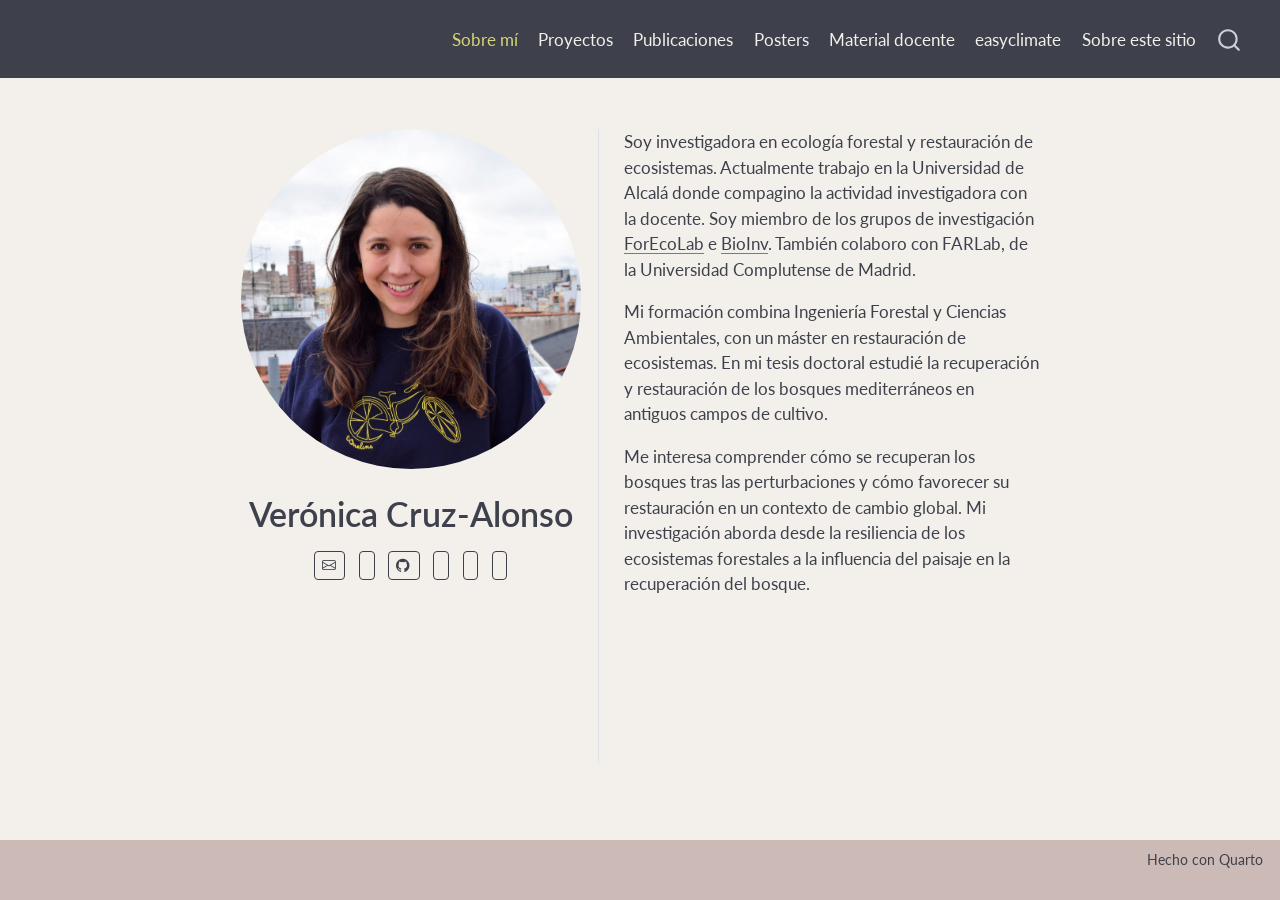
<file: index.html>
<!DOCTYPE html>
<html xmlns="http://www.w3.org/1999/xhtml" lang="es" xml:lang="es"><head>

<meta charset="utf-8">
<meta name="generator" content="quarto-1.11.9">

<meta name="viewport" content="width=device-width, initial-scale=1.0, user-scalable=yes">


<title>Verónica Cruz-Alonso</title>
<style>
/* Default styles provided by pandoc.
** See https://pandoc.org/MANUAL.html#variables-for-html for config info.
*/
span.smallcaps{font-variant: small-caps;}
div.columns{display: flex; gap: 1.5em;}
div.column{flex: auto;}
@media screen {
div.columns{gap: min(4vw, 1.5em);}
div.column{overflow-x: auto;}
}
div.hanging-indent{margin-left: 1.5em; text-indent: -1.5em;}
ul.task-list{list-style: none;}
ul.task-list li input[type="checkbox"] {
  width: 0.8em;
  margin: 0 0.8em 0.2em -1em; /* quarto-specific, see https://github.com/quarto-dev/quarto-cli/issues/4556 */ 
  vertical-align: middle;
}
</style>


<script src="site_libs/quarto-nav/quarto-nav.js"></script>
<script src="site_libs/quarto-nav/headroom.min.js"></script>
<script src="site_libs/clipboard/clipboard.min.js"></script>
<script src="site_libs/quarto-search/autocomplete.umd.js"></script>
<script src="site_libs/quarto-search/fuse.min.js"></script>
<script src="site_libs/quarto-search/quarto-search.js"></script>
<meta name="quarto:offset" content="./">
<script src="site_libs/quarto-html/quarto.js" type="module"></script>
<script src="site_libs/quarto-html/tabsets/tabsets.js" type="module"></script>
<script src="site_libs/quarto-html/scrollable-regions/scrollable-regions.js" type="module"></script>
<script src="site_libs/quarto-html/popper.min.js"></script>
<script src="site_libs/quarto-html/tippy.umd.min.js"></script>
<link href="site_libs/quarto-html/tippy.css" rel="stylesheet">
<link href="site_libs/quarto-html/quarto-syntax-highlighting-63b5708e65d6cd79cd7618c58d0c21e7.css" rel="stylesheet" id="quarto-text-highlighting-styles">
<script src="site_libs/bootstrap/bootstrap.min.js"></script>
<link href="site_libs/bootstrap/bootstrap-icons.css" rel="stylesheet">
<link href="site_libs/bootstrap/bootstrap-f34036cd3bbf2fbbf9473af14adf37da.min.css" rel="stylesheet" append-hash="true" id="quarto-bootstrap" data-mode="light">
<script src="site_libs/quarto-contrib/iconify-2.1.0/iconify-icon.min.js"></script>
<script id="quarto-search-options" type="application/json">{
  "location": "navbar",
  "copy-button": false,
  "collapse-after": 3,
  "panel-placement": "end",
  "type": "overlay",
  "limit": 50,
  "keyboard-shortcut": [
    "f",
    "/",
    "s"
  ],
  "show-item-context": false,
  "language": {
    "search-no-results-text": "No se han encontrado resultados",
    "search-matching-documents-text": "documentos encontrados",
    "search-copy-link-title": "Copiar el enlace en la búsqueda",
    "search-hide-matches-text": "Ocultar resultados adicionales",
    "search-more-match-text": "resultado adicional en este documento",
    "search-more-matches-text": "resultados adicionales en este documento",
    "search-clear-button-title": "Borrar",
    "search-text-placeholder": "",
    "search-detached-cancel-button-title": "Cancelar",
    "search-submit-button-title": "Enviar",
    "search-label": "Buscar"
  }
}</script>


<link rel="stylesheet" href="styles.css">
<meta property="og:title" content="Verónica Cruz-Alonso">
<meta property="og:description" content="Web personal de Verónica Cruz-Alonso">
<meta property="og:site_name" content="Verónica Cruz-Alonso">
<meta name="twitter:title" content="Verónica Cruz-Alonso">
<meta name="twitter:description" content="Web personal de Verónica Cruz-Alonso">
<meta name="twitter:card" content="summary">
</head>

<body class="nav-fixed fullcontent quarto-light"><a id="quarto-skip-link" class="visually-hidden-focusable" href="#quarto-document-content">Saltar al contenido principal</a>

<div id="quarto-search-results"></div>
  <header id="quarto-header" class="headroom fixed-top">
    <nav class="navbar navbar-expand-lg " data-bs-theme="dark" aria-label="Sitio web">
      <div class="navbar-container container-fluid">
          <button class="navbar-toggler" type="button" data-bs-toggle="collapse" data-bs-target="#navbarCollapse" aria-controls="navbarCollapse" aria-expanded="false" aria-label="Navegación de palanca" onclick="if (window.quartoToggleHeadroom) { window.quartoToggleHeadroom(); }">
  <span class="navbar-toggler-icon"></span>
</button>
          <div class="collapse navbar-collapse" id="navbarCollapse">
            <ul class="navbar-nav navbar-nav-scroll ms-auto">
  <li class="nav-item">
    <a class="nav-link active" href="./index.html" aria-current="page"> 
<span class="menu-text">Sobre mí</span></a>
  </li>  
  <li class="nav-item">
    <a class="nav-link" href="./Projects.html"> 
<span class="menu-text">Proyectos</span></a>
  </li>  
  <li class="nav-item">
    <a class="nav-link" href="./Publications.html"> 
<span class="menu-text">Publicaciones</span></a>
  </li>  
  <li class="nav-item">
    <a class="nav-link" href="./posters.html"> 
<span class="menu-text">Posters</span></a>
  </li>  
  <li class="nav-item">
    <a class="nav-link" href="./material_docente.html"> 
<span class="menu-text">Material docente</span></a>
  </li>  
  <li class="nav-item">
    <a class="nav-link" href="https://verughub.github.io/easyclimate/"> 
<span class="menu-text">easyclimate</span></a>
  </li>  
  <li class="nav-item">
    <a class="nav-link" href="./web.html"> 
<span class="menu-text">Sobre este sitio</span></a>
  </li>  
</ul>
          </div> <!-- /navcollapse -->
            <div class="quarto-navbar-tools">
</div>
            <div id="quarto-search" class="" title="Buscar"></div>
      </div> <!-- /container-fluid -->
    </nav>
</header>
<!-- content -->
<div id="quarto-content" class="quarto-container page-columns page-rows-contents page-layout-article page-navbar">
<!-- sidebar -->
<!-- margin-sidebar -->
    
<!-- main -->
<div class="quarto-about-trestles">
  <div class="about-entity">
    <img src="2021.jpg" class="about-image
  round " style="height: 20em; width: 20em;">
<header id="title-block-header" class="quarto-title-block default">
<div class="quarto-title">
<h1 class="title">Verónica Cruz-Alonso</h1>
</div>
<div class="quarto-title-meta">
  </div>
</header>
    <div class="about-links">
  <a href="mailto: veronica.cral@gmail.com" class="about-link" rel="" target="">
    <i class="bi bi-envelope"></i>
     <span class="about-link-text"></span>
  </a>
  <a href="https://x.com/Veruitter" class="about-link" rel="" target="">
     <span class="about-link-text"><iconify-icon role="img" inline="" icon="fa6-brands:x-twitter" aria-label="Icon x-twitter from fa6-brands Iconify.design set." title="Twitter"></iconify-icon></span>
  </a>
  <a href="https://github.com/VeruGHub" class="about-link" rel="" target="">
    <i class="bi bi-github"></i>
     <span class="about-link-text"></span>
  </a>
  <a href="https://scholar.google.es/citations?user=mdktyS4AAAAJ&amp;hl=es" class="about-link" rel="" target="">
     <span class="about-link-text"><iconify-icon role="img" inline="" icon="academicons:google-scholar-square" style="font-size: 1.2em;" aria-label="Icon google-scholar-square from academicons Iconify.design set." title="Scholar"></iconify-icon></span>
  </a>
  <a href="https://orcid.org/0000-0002-0642-036X" class="about-link" rel="" target="">
     <span class="about-link-text"><iconify-icon role="img" inline="" icon="fa6-brands:orcid" style="font-size: 1.2em;" aria-label="Icon orcid from fa6-brands Iconify.design set." title="ORCID"></iconify-icon></span>
  </a>
  <a href="https://bsky.app/profile/verusky.bsky.social" class="about-link" rel="" target="">
     <span class="about-link-text"><iconify-icon role="img" inline="" icon="fa6-brands:bluesky" aria-label="Icon bluesky from fa6-brands Iconify.design set." title="BlueSky"></iconify-icon></span>
  </a>
</div>
  </div>
  <div class="about-contents"><main class="content" id="quarto-document-content" tabindex="-1">
<p>Soy investigadora en ecología forestal y restauración de ecosistemas. Actualmente trabajo en la Universidad de Alcalá donde compagino la actividad investigadora con la docente. Soy miembro de los grupos de investigación <a href="https://forecolab.web.uah.es/">ForEcoLab</a> e <a href="https://bioinv.web.uah.es/">BioInv</a>. También colaboro con FARLab, de la Universidad Complutense de Madrid.</p>
<p>Mi formación combina Ingeniería Forestal y Ciencias Ambientales, con un máster en restauración de ecosistemas. En mi tesis doctoral estudié la recuperación y restauración de los bosques mediterráneos en antiguos campos de cultivo.</p>
<p>Me interesa comprender cómo se recuperan los bosques tras las perturbaciones y cómo favorecer su restauración en un contexto de cambio global. Mi investigación aborda desde la resiliencia de los ecosistemas forestales a la influencia del paisaje en la recuperación del bosque.</p>


</main></div>
</div>
 <!-- /main -->
<script id="quarto-html-after-body" type="application/javascript">
  window.document.addEventListener("DOMContentLoaded", function (event) {
    const isCodeAnnotation = (el) => {
      for (const clz of el.classList) {
        if (clz.startsWith('code-annotation-')) {                     
          return true;
        }
      }
      return false;
    }
    const onCopySuccess = function(e) {
      // button target
      const button = e.trigger;
      // don't keep focus
      button.blur();
      // flash "checked"
      button.classList.add('code-copy-button-checked');
      var currentTitle = button.getAttribute("title");
      button.setAttribute("title", "Copiado");
      let tooltip;
      if (window.bootstrap) {
        button.setAttribute("data-bs-toggle", "tooltip");
        button.setAttribute("data-bs-placement", "left");
        button.setAttribute("data-bs-title", "Copiado");
        tooltip = new bootstrap.Tooltip(button, 
          { trigger: "manual", 
            customClass: "code-copy-button-tooltip",
            offset: [0, -8]});
        tooltip.show();    
      }
      setTimeout(function() {
        if (tooltip) {
          tooltip.hide();
          button.removeAttribute("data-bs-title");
          button.removeAttribute("data-bs-toggle");
          button.removeAttribute("data-bs-placement");
        }
        button.setAttribute("title", currentTitle);
        button.classList.remove('code-copy-button-checked');
      }, 1000);
      // clear code selection
      e.clearSelection();
    }
    const getTextToCopy = function(trigger) {
      const outerScaffold = trigger.parentElement.cloneNode(true);
      const codeEl = outerScaffold.querySelector('code');
      for (const childEl of codeEl.children) {
        if (isCodeAnnotation(childEl)) {
          childEl.remove();
        }
      }
      return codeEl.innerText;
    }
    const clipboard = new window.ClipboardJS('.code-copy-button:not([data-in-quarto-modal])', {
      text: getTextToCopy
    });
    clipboard.on('success', onCopySuccess);
    if (window.document.getElementById('quarto-embedded-source-code-modal')) {
      const clipboardModal = new window.ClipboardJS('.code-copy-button[data-in-quarto-modal]', {
        text: getTextToCopy,
        container: window.document.getElementById('quarto-embedded-source-code-modal')
      });
      clipboardModal.on('success', onCopySuccess);
    }
      var localhostRegex = new RegExp(/^(?:http|https):\/\/localhost\:?[0-9]*\//);
      var mailtoRegex = new RegExp(/^mailto:/);
        var filterRegex = new RegExp("https:\/\/VeruGHub\.github\.io\/veroweb\/");
      var isInternal = (href) => {
          return filterRegex.test(href) || localhostRegex.test(href) || mailtoRegex.test(href);
      }
      // Inspect non-navigation links and adorn them if external
      window.quartoDecorateExternalLinks = function (root) {
     var links = (root || window.document).querySelectorAll('a[href]:not(.nav-link):not(.navbar-brand):not(.toc-action):not(.sidebar-link):not(.sidebar-item-toggle):not(.pagination-link):not(.no-external):not([aria-hidden]):not(.dropdown-item):not(.quarto-navigation-tool):not(.about-link)');
      for (var i=0; i<links.length; i++) {
        const link = links[i];
        if (!isInternal(link.href)) {
          // undo the damage that might have been done by quarto-nav.js in the case of
          // links that we want to consider external
          if (link.dataset.originalHref !== undefined) {
            link.href = link.dataset.originalHref;
          }
          if (!link.classList.contains('no-external-icon')) {
          }
        }
      }
      };
      window.quartoDecorateExternalLinks(window.document);
    // Esc closes the popup (WCAG 1.4.13) and focus leaving both trigger and
    // popup closes it (WCAG 2.4.11); tippy handles neither for interactive popups.
    const hideOnEscAndFocusOut = {
      name: 'hideOnEscAndFocusOut',
      defaultValue: true,
      fn(instance) {
        const dismiss = () => {
          // A show scheduled by the trigger delay would otherwise reopen it
          instance.clearDelayTimeouts();
          instance.hide();
        };
        const onKeyDown = (event) => {
          if (event.key !== 'Escape') {
            return;
          }
          // Keep Esc from also reaching page handlers (e.g. reveal.js overview),
          // except an open reveal.js slide menu, which Esc should close too.
          // The menu handles keys only when its keyboard option is on.
          const menuHandlesEsc = window.Reveal?.getPlugin?.('menu')?.isOpen() &&
            window.Reveal.getConfig().menu?.keyboard !== false;
          if (!menuHandlesEsc) {
            event.stopPropagation();
          }
          if (instance.popper.contains(window.document.activeElement)) {
            // Disabled while refocusing so the focus trigger does not reopen it
            instance.disable();
            instance.reference.focus();
            instance.enable();
          }
          dismiss();
        };
        const onFocusOut = (event) => {
          const target = event.relatedTarget;
          if (target && !instance.reference.contains(target) &&
              !instance.popper.contains(target)) {
            dismiss();
          }
        };
        // On the trigger too: a click trigger (code-annotations: select) has no
        // blur handling. Attached for the instance's lifetime so leaving the
        // trigger also cancels a show still pending on the trigger delay.
        instance.reference.addEventListener('focusout', onFocusOut);
        return {
          onShow() {
            window.document.addEventListener('keydown', onKeyDown, true);
            instance.popper.addEventListener('focusout', onFocusOut);
          },
          onHide() {
            window.document.removeEventListener('keydown', onKeyDown, true);
            instance.popper.removeEventListener('focusout', onFocusOut);
          },
          onDestroy() {
            instance.reference.removeEventListener('focusout', onFocusOut);
          },
        };
      },
    };
    function tippyHover(el, contentFn, onTriggerFn, onUntriggerFn) {
      const config = {
        allowHTML: true,
        maxWidth: 500,
        delay: 100,
        arrow: false,
        appendTo: function(el) {
            return el.parentElement;
        },
        interactive: true,
        interactiveBorder: 10,
        theme: 'quarto',
        placement: 'bottom-start',
        plugins: [hideOnEscAndFocusOut],
      };
      if (contentFn) {
        config.content = contentFn;
      }
      if (onTriggerFn) {
        config.onTrigger = onTriggerFn;
      }
      if (onUntriggerFn) {
        config.onUntrigger = onUntriggerFn;
      }
      window.tippy(el, config); 
    }
    const noterefs = window.document.querySelectorAll('a[role="doc-noteref"]');
    for (var i=0; i<noterefs.length; i++) {
      const ref = noterefs[i];
      tippyHover(ref, function() {
        // use id or data attribute instead here
        let href = ref.getAttribute('data-footnote-href') || ref.getAttribute('href');
        try { href = new URL(href).hash; } catch {}
        const id = href.replace(/^#\/?/, "");
        const note = window.document.getElementById(id);
        if (note) {
          return note.innerHTML;
        } else {
          return "";
        }
      });
    }
    const xrefs = window.document.querySelectorAll('a.quarto-xref');
    const processXRef = (id, note) => {
      // Strip column container classes
      const stripColumnClz = (el) => {
        el.classList.remove("page-full", "page-columns");
        if (el.children) {
          for (const child of el.children) {
            stripColumnClz(child);
          }
        }
      }
      stripColumnClz(note)
      if (id === null || id.startsWith('sec-')) {
        // Special case sections, only their first couple elements
        const container = document.createElement("div");
        if (note.children && note.children.length > 2) {
          container.appendChild(note.children[0].cloneNode(true));
          for (let i = 1; i < note.children.length; i++) {
            const child = note.children[i];
            if (child.tagName === "P" && child.innerText === "") {
              continue;
            } else {
              container.appendChild(child.cloneNode(true));
              break;
            }
          }
          if (window.Quarto?.typesetMath) {
            window.Quarto.typesetMath(container);
          }
          return container.innerHTML
        } else {
          if (window.Quarto?.typesetMath) {
            window.Quarto.typesetMath(note);
          }
          return note.innerHTML;
        }
      } else {
        // Remove any anchor links if they are present
        const anchorLink = note.querySelector('a.anchorjs-link');
        if (anchorLink) {
          anchorLink.remove();
        }
        if (window.Quarto?.typesetMath) {
          window.Quarto.typesetMath(note);
        }
        if (note.classList.contains("callout")) {
          return note.outerHTML;
        } else {
          return note.innerHTML;
        }
      }
    }
    for (var i=0; i<xrefs.length; i++) {
      const xref = xrefs[i];
      tippyHover(xref, undefined, function(instance) {
        instance.disable();
        let url = xref.getAttribute('href');
        let hash = undefined; 
        if (url.startsWith('#')) {
          hash = url;
        } else {
          try { hash = new URL(url).hash; } catch {}
        }
        if (hash) {
          const id = hash.replace(/^#\/?/, "");
          const note = window.document.getElementById(id);
          if (note !== null) {
            try {
              const html = processXRef(id, note.cloneNode(true));
              instance.setContent(html);
            } finally {
              instance.enable();
              instance.show();
            }
          } else {
            // See if we can fetch this
            fetch(url.split('#')[0])
            .then(res => res.text())
            .then(html => {
              const parser = new DOMParser();
              const htmlDoc = parser.parseFromString(html, "text/html");
              const note = htmlDoc.getElementById(id);
              if (note !== null) {
                const html = processXRef(id, note);
                instance.setContent(html);
              } 
            }).finally(() => {
              instance.enable();
              instance.show();
            });
          }
        } else {
          // See if we can fetch a full url (with no hash to target)
          // This is a special case and we should probably do some content thinning / targeting
          fetch(url)
          .then(res => res.text())
          .then(html => {
            const parser = new DOMParser();
            const htmlDoc = parser.parseFromString(html, "text/html");
            const note = htmlDoc.querySelector('main.content');
            if (note !== null) {
              // This should only happen for chapter cross references
              // (since there is no id in the URL)
              // remove the first header
              if (note.children.length > 0 && note.children[0].tagName === "HEADER") {
                note.children[0].remove();
              }
              const html = processXRef(null, note);
              instance.setContent(html);
            } 
          }).finally(() => {
            instance.enable();
            instance.show();
          });
        }
      }, function(instance) {
      });
    }
        let selectedAnnoteEl;
        const selectorForAnnotation = ( cell, annotation) => {
          let cellAttr = 'data-code-cell="' + cell + '"';
          let lineAttr = 'data-code-annotation="' +  annotation + '"';
          const selector = 'span[' + cellAttr + '][' + lineAttr + ']';
          return selector;
        }
        const selectCodeLines = (annoteEl) => {
          const doc = window.document;
          const targetCell = annoteEl.getAttribute("data-target-cell");
          const targetAnnotation = annoteEl.getAttribute("data-target-annotation");
          const annoteSpan = window.document.querySelector(selectorForAnnotation(targetCell, targetAnnotation));
          const lines = annoteSpan.getAttribute("data-code-lines").split(",");
          const lineIds = lines.map((line) => {
            return targetCell + "-" + line;
          })
          // Each band is positioned against its own containing block, which is
          // not the offsetParent of the lines, so place it from client rects.
          const placeBand = (band, firstEl, lastEl, codeBlock) => {
            const container = band.offsetParent;
            if (container === null) {
              return;
            }
            const containerRect = container.getBoundingClientRect();
            // Reveal.js scales slides with a transform, so convert client
            // pixels back to the CSS pixels of the container.
            const scale = containerRect.height / container.offsetHeight || 1;
            const firstRect = firstEl.getBoundingClientRect();
            const lastRect = lastEl.getBoundingClientRect();
            const top = (firstRect.top - containerRect.top) / scale - container.clientTop + container.scrollTop;
            const height = (lastRect.bottom - firstRect.top) / scale;
            band.style.top = top - 2 + "px";
            band.style.height = height + 4 + "px";
            if (codeBlock) {
              // Without the copy button wrapper, the containing block is wider
              // than the code block, so span the code block explicitly.
              const blockRect = codeBlock.getBoundingClientRect();
              band.style.left = (blockRect.left - containerRect.left) / scale - container.clientLeft + container.scrollLeft + "px";
              band.style.width = blockRect.width / scale + "px";
            }
          };
          if (lineIds.length > 0) {
            const el = window.document.getElementById(lineIds[0]);
            const lastEl = window.document.getElementById(lineIds[lineIds.length - 1]);
            const parent = el.parentElement.parentElement;
            // cook up a div (if necessary) and position it
            let div = window.document.getElementById("code-annotation-line-highlight");
            if (div === null) {
              div = window.document.createElement("div");
              div.setAttribute("id", "code-annotation-line-highlight");
              div.style.position = 'absolute';
              parent.appendChild(div);
            }
            placeBand(div, el, lastEl, parent.closest("div.sourceCode") || parent);
            let gutterDiv = window.document.getElementById("code-annotation-line-highlight-gutter");
            if (gutterDiv === null) {
              gutterDiv = window.document.createElement("div");
              gutterDiv.setAttribute("id", "code-annotation-line-highlight-gutter");
              gutterDiv.style.position = 'absolute';
              const codeCell = window.document.getElementById(targetCell);
              const gutter = codeCell.querySelector('.code-annotation-gutter');
              gutter.appendChild(gutterDiv);
            }
            placeBand(gutterDiv, el, lastEl);
            selectedAnnoteEl = annoteEl;
          }
        };
        const unselectCodeLines = () => {
          const elementsIds = ["code-annotation-line-highlight", "code-annotation-line-highlight-gutter"];
          elementsIds.forEach((elId) => {
            const div = window.document.getElementById(elId);
            if (div) {
              div.remove();
            }
          });
          selectedAnnoteEl = undefined;
        };
          // Handle positioning of the toggle
      window.addEventListener(
        "resize",
        throttle(() => {
          elRect = undefined;
          if (selectedAnnoteEl) {
            selectCodeLines(selectedAnnoteEl);
          }
        }, 10)
      );
      function throttle(fn, ms) {
      let throttle = false;
      let timer;
        return (...args) => {
          if(!throttle) { // first call gets through
              fn.apply(this, args);
              throttle = true;
          } else { // all the others get throttled
              if(timer) clearTimeout(timer); // cancel #2
              timer = setTimeout(() => {
                fn.apply(this, args);
                timer = throttle = false;
              }, ms);
          }
        };
      }
        // Attach click handler to the DT
        const annoteDls = window.document.querySelectorAll('dt[data-target-cell]');
        for (const annoteDlNode of annoteDls) {
          annoteDlNode.addEventListener('click', (event) => {
            const clickedEl = event.target;
            if (clickedEl !== selectedAnnoteEl) {
              unselectCodeLines();
              const activeEl = window.document.querySelector('dt[data-target-cell].code-annotation-active');
              if (activeEl) {
                activeEl.classList.remove('code-annotation-active');
              }
              selectCodeLines(clickedEl);
              clickedEl.classList.add('code-annotation-active');
            } else {
              // Unselect the line
              unselectCodeLines();
              clickedEl.classList.remove('code-annotation-active');
            }
          });
        }
    const findCites = (el) => {
      const parentEl = el.parentElement;
      if (parentEl) {
        const cites = parentEl.dataset.cites;
        if (cites) {
          return {
            el,
            cites: cites.split(' ')
          };
        } else {
          return findCites(el.parentElement)
        }
      } else {
        return undefined;
      }
    };
    var bibliorefs = window.document.querySelectorAll('a[role="doc-biblioref"]');
    for (var i=0; i<bibliorefs.length; i++) {
      const ref = bibliorefs[i];
      const citeInfo = findCites(ref);
      if (citeInfo) {
        tippyHover(citeInfo.el, function() {
          var popup = window.document.createElement('div');
          citeInfo.cites.forEach(function(cite) {
            var citeDiv = window.document.createElement('div');
            citeDiv.classList.add('hanging-indent');
            citeDiv.classList.add('csl-entry');
            var biblioDiv = window.document.getElementById('ref-' + cite);
            if (biblioDiv) {
              citeDiv.innerHTML = biblioDiv.innerHTML;
            }
            popup.appendChild(citeDiv);
          });
          return popup.innerHTML;
        });
      }
    }
  });
  </script>
  <script type="application/javascript">
  window.quartoScrollableRegionsLabels = {"code":"Código desplazable","output":"Salida desplazable"};
  </script>
</div> <!-- /content -->
<footer class="footer">
  <div class="nav-footer">
    <div class="nav-footer-left">
      &nbsp;
    </div>   
    <div class="nav-footer-center">
      &nbsp;
    </div>
    <div class="nav-footer-right">
<p>Hecho con Quarto</p>
</div>
  </div>
</footer>




</body></html>
</file>
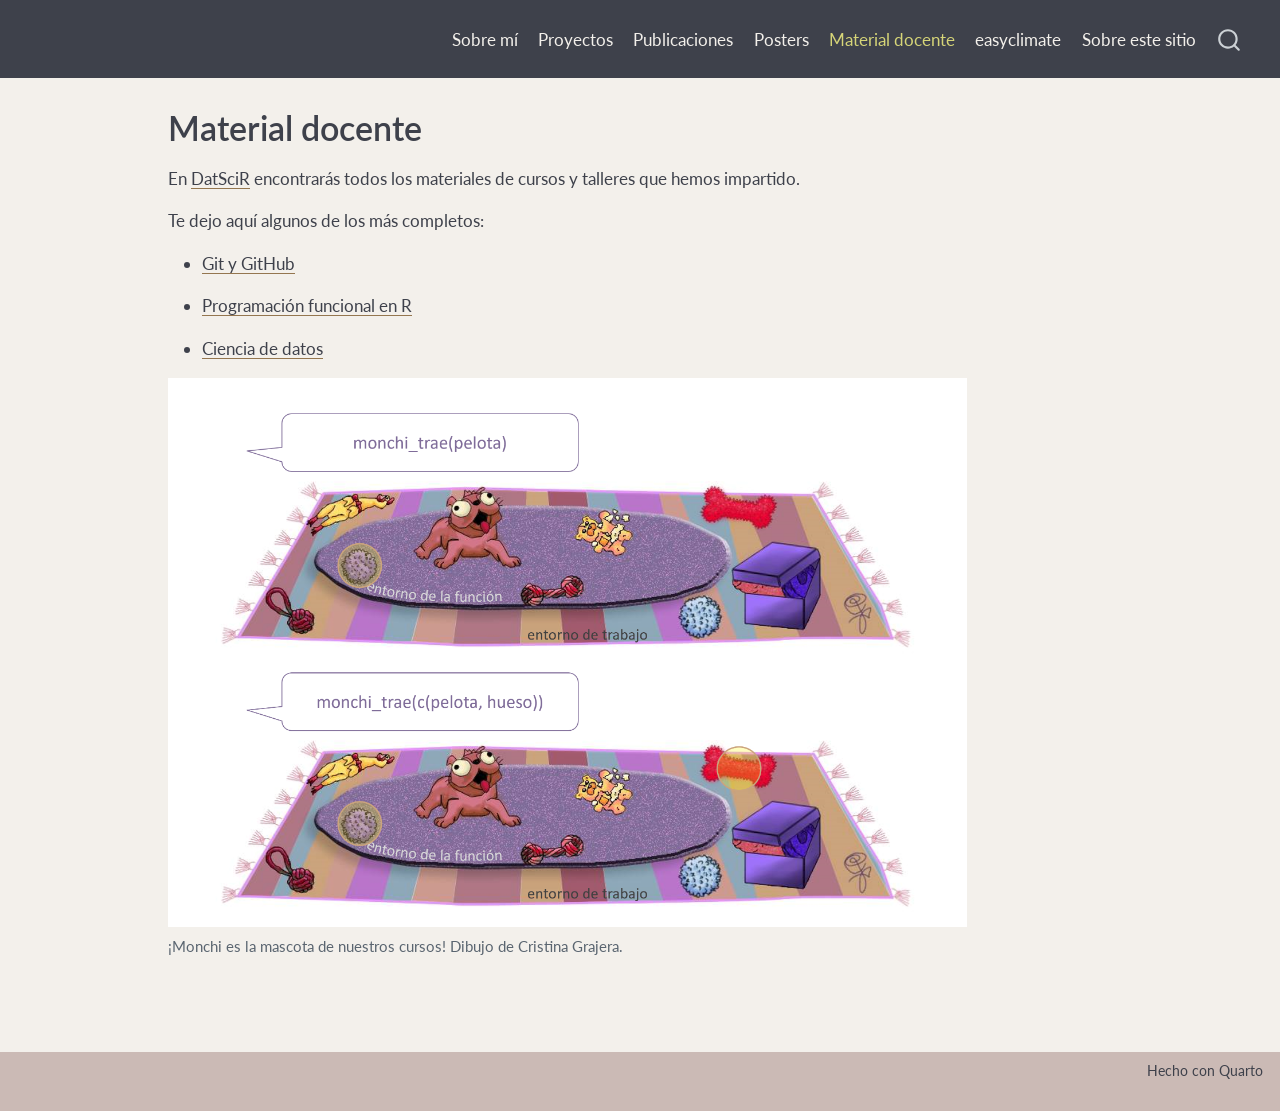
<file: material_docente.html>
<!DOCTYPE html>
<html xmlns="http://www.w3.org/1999/xhtml" lang="es" xml:lang="es"><head>

<meta charset="utf-8">
<meta name="generator" content="quarto-1.11.9">

<meta name="viewport" content="width=device-width, initial-scale=1.0, user-scalable=yes">


<title>Material docente – Verónica Cruz-Alonso</title>
<style>
/* Default styles provided by pandoc.
** See https://pandoc.org/MANUAL.html#variables-for-html for config info.
*/
span.smallcaps{font-variant: small-caps;}
div.columns{display: flex; gap: 1.5em;}
div.column{flex: auto;}
@media screen {
div.columns{gap: min(4vw, 1.5em);}
div.column{overflow-x: auto;}
}
div.hanging-indent{margin-left: 1.5em; text-indent: -1.5em;}
ul.task-list{list-style: none;}
ul.task-list li input[type="checkbox"] {
  width: 0.8em;
  margin: 0 0.8em 0.2em -1em; /* quarto-specific, see https://github.com/quarto-dev/quarto-cli/issues/4556 */ 
  vertical-align: middle;
}
</style>


<script src="site_libs/quarto-nav/quarto-nav.js"></script>
<script src="site_libs/quarto-nav/headroom.min.js"></script>
<script src="site_libs/clipboard/clipboard.min.js"></script>
<script src="site_libs/quarto-search/autocomplete.umd.js"></script>
<script src="site_libs/quarto-search/fuse.min.js"></script>
<script src="site_libs/quarto-search/quarto-search.js"></script>
<meta name="quarto:offset" content="./">
<script src="site_libs/quarto-html/quarto.js" type="module"></script>
<script src="site_libs/quarto-html/tabsets/tabsets.js" type="module"></script>
<script src="site_libs/quarto-html/scrollable-regions/scrollable-regions.js" type="module"></script>
<script src="site_libs/quarto-html/popper.min.js"></script>
<script src="site_libs/quarto-html/tippy.umd.min.js"></script>
<script src="site_libs/quarto-html/anchor.min.js"></script>
<link href="site_libs/quarto-html/tippy.css" rel="stylesheet">
<link href="site_libs/quarto-html/quarto-syntax-highlighting-63b5708e65d6cd79cd7618c58d0c21e7.css" rel="stylesheet" id="quarto-text-highlighting-styles">
<script src="site_libs/bootstrap/bootstrap.min.js"></script>
<link href="site_libs/bootstrap/bootstrap-icons.css" rel="stylesheet">
<link href="site_libs/bootstrap/bootstrap-f34036cd3bbf2fbbf9473af14adf37da.min.css" rel="stylesheet" append-hash="true" id="quarto-bootstrap" data-mode="light">
<script id="quarto-search-options" type="application/json">{
  "location": "navbar",
  "copy-button": false,
  "collapse-after": 3,
  "panel-placement": "end",
  "type": "overlay",
  "limit": 50,
  "keyboard-shortcut": [
    "f",
    "/",
    "s"
  ],
  "show-item-context": false,
  "language": {
    "search-no-results-text": "No se han encontrado resultados",
    "search-matching-documents-text": "documentos encontrados",
    "search-copy-link-title": "Copiar el enlace en la búsqueda",
    "search-hide-matches-text": "Ocultar resultados adicionales",
    "search-more-match-text": "resultado adicional en este documento",
    "search-more-matches-text": "resultados adicionales en este documento",
    "search-clear-button-title": "Borrar",
    "search-text-placeholder": "",
    "search-detached-cancel-button-title": "Cancelar",
    "search-submit-button-title": "Enviar",
    "search-label": "Buscar"
  }
}</script>


<link rel="stylesheet" href="styles.css">
<meta property="og:title" content="Material docente – Verónica Cruz-Alonso">
<meta property="og:description" content="Web personal de Verónica Cruz-Alonso">
<meta property="og:image" content="https://VeruGHub.github.io/veroweb/images/environment.png">
<meta property="og:site_name" content="Verónica Cruz-Alonso">
<meta property="og:image:height" content="1913">
<meta property="og:image:width" content="2788">
<meta name="twitter:title" content="Material docente – Verónica Cruz-Alonso">
<meta name="twitter:description" content="Web personal de Verónica Cruz-Alonso">
<meta name="twitter:image" content="https://VeruGHub.github.io/veroweb/images/environment.png">
<meta name="twitter:card" content="summary_large_image">
</head>

<body class="nav-fixed quarto-light"><a id="quarto-skip-link" class="visually-hidden-focusable" href="#quarto-document-content">Saltar al contenido principal</a>

<div id="quarto-search-results"></div>
  <header id="quarto-header" class="headroom fixed-top">
    <nav class="navbar navbar-expand-lg " data-bs-theme="dark" aria-label="Sitio web">
      <div class="navbar-container container-fluid">
          <button class="navbar-toggler" type="button" data-bs-toggle="collapse" data-bs-target="#navbarCollapse" aria-controls="navbarCollapse" aria-expanded="false" aria-label="Navegación de palanca" onclick="if (window.quartoToggleHeadroom) { window.quartoToggleHeadroom(); }">
  <span class="navbar-toggler-icon"></span>
</button>
          <div class="collapse navbar-collapse" id="navbarCollapse">
            <ul class="navbar-nav navbar-nav-scroll ms-auto">
  <li class="nav-item">
    <a class="nav-link" href="./index.html"> 
<span class="menu-text">Sobre mí</span></a>
  </li>  
  <li class="nav-item">
    <a class="nav-link" href="./Projects.html"> 
<span class="menu-text">Proyectos</span></a>
  </li>  
  <li class="nav-item">
    <a class="nav-link" href="./Publications.html"> 
<span class="menu-text">Publicaciones</span></a>
  </li>  
  <li class="nav-item">
    <a class="nav-link" href="./posters.html"> 
<span class="menu-text">Posters</span></a>
  </li>  
  <li class="nav-item">
    <a class="nav-link active" href="./material_docente.html" aria-current="page"> 
<span class="menu-text">Material docente</span></a>
  </li>  
  <li class="nav-item">
    <a class="nav-link" href="https://verughub.github.io/easyclimate/"> 
<span class="menu-text">easyclimate</span></a>
  </li>  
  <li class="nav-item">
    <a class="nav-link" href="./web.html"> 
<span class="menu-text">Sobre este sitio</span></a>
  </li>  
</ul>
          </div> <!-- /navcollapse -->
            <div class="quarto-navbar-tools">
</div>
            <div id="quarto-search" class="" title="Buscar"></div>
      </div> <!-- /container-fluid -->
    </nav>
</header>
<!-- content -->
<div id="quarto-content" class="quarto-container page-columns page-rows-contents page-layout-article page-navbar">
<!-- sidebar -->
<!-- margin-sidebar -->
    <div id="quarto-margin-sidebar" class="sidebar margin-sidebar zindex-bottom">
        
    </div>
<!-- main -->
<main class="content" id="quarto-document-content" tabindex="-1">

<header id="title-block-header" class="quarto-title-block default">
<div class="quarto-title">
<h1 class="title">Material docente</h1>
</div>



<div class="quarto-title-meta">

    
  
    
  </div>
  


</header>


<p>En <a href="https://github.com/DatSciR">DatSciR</a> encontrarás todos los materiales de cursos y talleres que hemos impartido.</p>
<p>Te dejo aquí algunos de los más completos:</p>
<ul>
<li><p><a href="https://github.com/DatSciR/intro_git-github/tree/main/centra">Git y GitHub</a></p></li>
<li><p><a href="https://github.com/DatSciR/intro_prog_fun/tree/main/transmitting_science">Programación funcional en R</a></p></li>
<li><p><a href="https://github.com/DatSciR/ciencia_datos/tree/main/CADIC_2024">Ciencia de datos</a></p></li>
</ul>
<div class="quarto-figure quarto-figure-center">
<figure class="figure">
<p><img src="images/environment.png" class="img-fluid figure-img"></p>
<figcaption>¡Monchi es la mascota de nuestros cursos! Dibujo de Cristina Grajera.</figcaption>
</figure>
</div>



</main> <!-- /main -->
<script id="quarto-html-after-body" type="application/javascript">
  window.document.addEventListener("DOMContentLoaded", function (event) {
    const icon = "";
    const anchorJS = new window.AnchorJS();
    anchorJS.options = {
      placement: 'right',
      icon: icon
    };
    anchorJS.add('.anchored');
    const isCodeAnnotation = (el) => {
      for (const clz of el.classList) {
        if (clz.startsWith('code-annotation-')) {                     
          return true;
        }
      }
      return false;
    }
    const onCopySuccess = function(e) {
      // button target
      const button = e.trigger;
      // don't keep focus
      button.blur();
      // flash "checked"
      button.classList.add('code-copy-button-checked');
      var currentTitle = button.getAttribute("title");
      button.setAttribute("title", "Copiado");
      let tooltip;
      if (window.bootstrap) {
        button.setAttribute("data-bs-toggle", "tooltip");
        button.setAttribute("data-bs-placement", "left");
        button.setAttribute("data-bs-title", "Copiado");
        tooltip = new bootstrap.Tooltip(button, 
          { trigger: "manual", 
            customClass: "code-copy-button-tooltip",
            offset: [0, -8]});
        tooltip.show();    
      }
      setTimeout(function() {
        if (tooltip) {
          tooltip.hide();
          button.removeAttribute("data-bs-title");
          button.removeAttribute("data-bs-toggle");
          button.removeAttribute("data-bs-placement");
        }
        button.setAttribute("title", currentTitle);
        button.classList.remove('code-copy-button-checked');
      }, 1000);
      // clear code selection
      e.clearSelection();
    }
    const getTextToCopy = function(trigger) {
      const outerScaffold = trigger.parentElement.cloneNode(true);
      const codeEl = outerScaffold.querySelector('code');
      for (const childEl of codeEl.children) {
        if (isCodeAnnotation(childEl)) {
          childEl.remove();
        }
      }
      return codeEl.innerText;
    }
    const clipboard = new window.ClipboardJS('.code-copy-button:not([data-in-quarto-modal])', {
      text: getTextToCopy
    });
    clipboard.on('success', onCopySuccess);
    if (window.document.getElementById('quarto-embedded-source-code-modal')) {
      const clipboardModal = new window.ClipboardJS('.code-copy-button[data-in-quarto-modal]', {
        text: getTextToCopy,
        container: window.document.getElementById('quarto-embedded-source-code-modal')
      });
      clipboardModal.on('success', onCopySuccess);
    }
      var localhostRegex = new RegExp(/^(?:http|https):\/\/localhost\:?[0-9]*\//);
      var mailtoRegex = new RegExp(/^mailto:/);
        var filterRegex = new RegExp("https:\/\/VeruGHub\.github\.io\/veroweb\/");
      var isInternal = (href) => {
          return filterRegex.test(href) || localhostRegex.test(href) || mailtoRegex.test(href);
      }
      // Inspect non-navigation links and adorn them if external
      window.quartoDecorateExternalLinks = function (root) {
     var links = (root || window.document).querySelectorAll('a[href]:not(.nav-link):not(.navbar-brand):not(.toc-action):not(.sidebar-link):not(.sidebar-item-toggle):not(.pagination-link):not(.no-external):not([aria-hidden]):not(.dropdown-item):not(.quarto-navigation-tool):not(.about-link)');
      for (var i=0; i<links.length; i++) {
        const link = links[i];
        if (!isInternal(link.href)) {
          // undo the damage that might have been done by quarto-nav.js in the case of
          // links that we want to consider external
          if (link.dataset.originalHref !== undefined) {
            link.href = link.dataset.originalHref;
          }
          if (!link.classList.contains('no-external-icon')) {
          }
        }
      }
      };
      window.quartoDecorateExternalLinks(window.document);
    // Esc closes the popup (WCAG 1.4.13) and focus leaving both trigger and
    // popup closes it (WCAG 2.4.11); tippy handles neither for interactive popups.
    const hideOnEscAndFocusOut = {
      name: 'hideOnEscAndFocusOut',
      defaultValue: true,
      fn(instance) {
        const dismiss = () => {
          // A show scheduled by the trigger delay would otherwise reopen it
          instance.clearDelayTimeouts();
          instance.hide();
        };
        const onKeyDown = (event) => {
          if (event.key !== 'Escape') {
            return;
          }
          // Keep Esc from also reaching page handlers (e.g. reveal.js overview),
          // except an open reveal.js slide menu, which Esc should close too.
          // The menu handles keys only when its keyboard option is on.
          const menuHandlesEsc = window.Reveal?.getPlugin?.('menu')?.isOpen() &&
            window.Reveal.getConfig().menu?.keyboard !== false;
          if (!menuHandlesEsc) {
            event.stopPropagation();
          }
          if (instance.popper.contains(window.document.activeElement)) {
            // Disabled while refocusing so the focus trigger does not reopen it
            instance.disable();
            instance.reference.focus();
            instance.enable();
          }
          dismiss();
        };
        const onFocusOut = (event) => {
          const target = event.relatedTarget;
          if (target && !instance.reference.contains(target) &&
              !instance.popper.contains(target)) {
            dismiss();
          }
        };
        // On the trigger too: a click trigger (code-annotations: select) has no
        // blur handling. Attached for the instance's lifetime so leaving the
        // trigger also cancels a show still pending on the trigger delay.
        instance.reference.addEventListener('focusout', onFocusOut);
        return {
          onShow() {
            window.document.addEventListener('keydown', onKeyDown, true);
            instance.popper.addEventListener('focusout', onFocusOut);
          },
          onHide() {
            window.document.removeEventListener('keydown', onKeyDown, true);
            instance.popper.removeEventListener('focusout', onFocusOut);
          },
          onDestroy() {
            instance.reference.removeEventListener('focusout', onFocusOut);
          },
        };
      },
    };
    function tippyHover(el, contentFn, onTriggerFn, onUntriggerFn) {
      const config = {
        allowHTML: true,
        maxWidth: 500,
        delay: 100,
        arrow: false,
        appendTo: function(el) {
            return el.parentElement;
        },
        interactive: true,
        interactiveBorder: 10,
        theme: 'quarto',
        placement: 'bottom-start',
        plugins: [hideOnEscAndFocusOut],
      };
      if (contentFn) {
        config.content = contentFn;
      }
      if (onTriggerFn) {
        config.onTrigger = onTriggerFn;
      }
      if (onUntriggerFn) {
        config.onUntrigger = onUntriggerFn;
      }
      window.tippy(el, config); 
    }
    const noterefs = window.document.querySelectorAll('a[role="doc-noteref"]');
    for (var i=0; i<noterefs.length; i++) {
      const ref = noterefs[i];
      tippyHover(ref, function() {
        // use id or data attribute instead here
        let href = ref.getAttribute('data-footnote-href') || ref.getAttribute('href');
        try { href = new URL(href).hash; } catch {}
        const id = href.replace(/^#\/?/, "");
        const note = window.document.getElementById(id);
        if (note) {
          return note.innerHTML;
        } else {
          return "";
        }
      });
    }
    const xrefs = window.document.querySelectorAll('a.quarto-xref');
    const processXRef = (id, note) => {
      // Strip column container classes
      const stripColumnClz = (el) => {
        el.classList.remove("page-full", "page-columns");
        if (el.children) {
          for (const child of el.children) {
            stripColumnClz(child);
          }
        }
      }
      stripColumnClz(note)
      if (id === null || id.startsWith('sec-')) {
        // Special case sections, only their first couple elements
        const container = document.createElement("div");
        if (note.children && note.children.length > 2) {
          container.appendChild(note.children[0].cloneNode(true));
          for (let i = 1; i < note.children.length; i++) {
            const child = note.children[i];
            if (child.tagName === "P" && child.innerText === "") {
              continue;
            } else {
              container.appendChild(child.cloneNode(true));
              break;
            }
          }
          if (window.Quarto?.typesetMath) {
            window.Quarto.typesetMath(container);
          }
          return container.innerHTML
        } else {
          if (window.Quarto?.typesetMath) {
            window.Quarto.typesetMath(note);
          }
          return note.innerHTML;
        }
      } else {
        // Remove any anchor links if they are present
        const anchorLink = note.querySelector('a.anchorjs-link');
        if (anchorLink) {
          anchorLink.remove();
        }
        if (window.Quarto?.typesetMath) {
          window.Quarto.typesetMath(note);
        }
        if (note.classList.contains("callout")) {
          return note.outerHTML;
        } else {
          return note.innerHTML;
        }
      }
    }
    for (var i=0; i<xrefs.length; i++) {
      const xref = xrefs[i];
      tippyHover(xref, undefined, function(instance) {
        instance.disable();
        let url = xref.getAttribute('href');
        let hash = undefined; 
        if (url.startsWith('#')) {
          hash = url;
        } else {
          try { hash = new URL(url).hash; } catch {}
        }
        if (hash) {
          const id = hash.replace(/^#\/?/, "");
          const note = window.document.getElementById(id);
          if (note !== null) {
            try {
              const html = processXRef(id, note.cloneNode(true));
              instance.setContent(html);
            } finally {
              instance.enable();
              instance.show();
            }
          } else {
            // See if we can fetch this
            fetch(url.split('#')[0])
            .then(res => res.text())
            .then(html => {
              const parser = new DOMParser();
              const htmlDoc = parser.parseFromString(html, "text/html");
              const note = htmlDoc.getElementById(id);
              if (note !== null) {
                const html = processXRef(id, note);
                instance.setContent(html);
              } 
            }).finally(() => {
              instance.enable();
              instance.show();
            });
          }
        } else {
          // See if we can fetch a full url (with no hash to target)
          // This is a special case and we should probably do some content thinning / targeting
          fetch(url)
          .then(res => res.text())
          .then(html => {
            const parser = new DOMParser();
            const htmlDoc = parser.parseFromString(html, "text/html");
            const note = htmlDoc.querySelector('main.content');
            if (note !== null) {
              // This should only happen for chapter cross references
              // (since there is no id in the URL)
              // remove the first header
              if (note.children.length > 0 && note.children[0].tagName === "HEADER") {
                note.children[0].remove();
              }
              const html = processXRef(null, note);
              instance.setContent(html);
            } 
          }).finally(() => {
            instance.enable();
            instance.show();
          });
        }
      }, function(instance) {
      });
    }
        let selectedAnnoteEl;
        const selectorForAnnotation = ( cell, annotation) => {
          let cellAttr = 'data-code-cell="' + cell + '"';
          let lineAttr = 'data-code-annotation="' +  annotation + '"';
          const selector = 'span[' + cellAttr + '][' + lineAttr + ']';
          return selector;
        }
        const selectCodeLines = (annoteEl) => {
          const doc = window.document;
          const targetCell = annoteEl.getAttribute("data-target-cell");
          const targetAnnotation = annoteEl.getAttribute("data-target-annotation");
          const annoteSpan = window.document.querySelector(selectorForAnnotation(targetCell, targetAnnotation));
          const lines = annoteSpan.getAttribute("data-code-lines").split(",");
          const lineIds = lines.map((line) => {
            return targetCell + "-" + line;
          })
          // Each band is positioned against its own containing block, which is
          // not the offsetParent of the lines, so place it from client rects.
          const placeBand = (band, firstEl, lastEl, codeBlock) => {
            const container = band.offsetParent;
            if (container === null) {
              return;
            }
            const containerRect = container.getBoundingClientRect();
            // Reveal.js scales slides with a transform, so convert client
            // pixels back to the CSS pixels of the container.
            const scale = containerRect.height / container.offsetHeight || 1;
            const firstRect = firstEl.getBoundingClientRect();
            const lastRect = lastEl.getBoundingClientRect();
            const top = (firstRect.top - containerRect.top) / scale - container.clientTop + container.scrollTop;
            const height = (lastRect.bottom - firstRect.top) / scale;
            band.style.top = top - 2 + "px";
            band.style.height = height + 4 + "px";
            if (codeBlock) {
              // Without the copy button wrapper, the containing block is wider
              // than the code block, so span the code block explicitly.
              const blockRect = codeBlock.getBoundingClientRect();
              band.style.left = (blockRect.left - containerRect.left) / scale - container.clientLeft + container.scrollLeft + "px";
              band.style.width = blockRect.width / scale + "px";
            }
          };
          if (lineIds.length > 0) {
            const el = window.document.getElementById(lineIds[0]);
            const lastEl = window.document.getElementById(lineIds[lineIds.length - 1]);
            const parent = el.parentElement.parentElement;
            // cook up a div (if necessary) and position it
            let div = window.document.getElementById("code-annotation-line-highlight");
            if (div === null) {
              div = window.document.createElement("div");
              div.setAttribute("id", "code-annotation-line-highlight");
              div.style.position = 'absolute';
              parent.appendChild(div);
            }
            placeBand(div, el, lastEl, parent.closest("div.sourceCode") || parent);
            let gutterDiv = window.document.getElementById("code-annotation-line-highlight-gutter");
            if (gutterDiv === null) {
              gutterDiv = window.document.createElement("div");
              gutterDiv.setAttribute("id", "code-annotation-line-highlight-gutter");
              gutterDiv.style.position = 'absolute';
              const codeCell = window.document.getElementById(targetCell);
              const gutter = codeCell.querySelector('.code-annotation-gutter');
              gutter.appendChild(gutterDiv);
            }
            placeBand(gutterDiv, el, lastEl);
            selectedAnnoteEl = annoteEl;
          }
        };
        const unselectCodeLines = () => {
          const elementsIds = ["code-annotation-line-highlight", "code-annotation-line-highlight-gutter"];
          elementsIds.forEach((elId) => {
            const div = window.document.getElementById(elId);
            if (div) {
              div.remove();
            }
          });
          selectedAnnoteEl = undefined;
        };
          // Handle positioning of the toggle
      window.addEventListener(
        "resize",
        throttle(() => {
          elRect = undefined;
          if (selectedAnnoteEl) {
            selectCodeLines(selectedAnnoteEl);
          }
        }, 10)
      );
      function throttle(fn, ms) {
      let throttle = false;
      let timer;
        return (...args) => {
          if(!throttle) { // first call gets through
              fn.apply(this, args);
              throttle = true;
          } else { // all the others get throttled
              if(timer) clearTimeout(timer); // cancel #2
              timer = setTimeout(() => {
                fn.apply(this, args);
                timer = throttle = false;
              }, ms);
          }
        };
      }
        // Attach click handler to the DT
        const annoteDls = window.document.querySelectorAll('dt[data-target-cell]');
        for (const annoteDlNode of annoteDls) {
          annoteDlNode.addEventListener('click', (event) => {
            const clickedEl = event.target;
            if (clickedEl !== selectedAnnoteEl) {
              unselectCodeLines();
              const activeEl = window.document.querySelector('dt[data-target-cell].code-annotation-active');
              if (activeEl) {
                activeEl.classList.remove('code-annotation-active');
              }
              selectCodeLines(clickedEl);
              clickedEl.classList.add('code-annotation-active');
            } else {
              // Unselect the line
              unselectCodeLines();
              clickedEl.classList.remove('code-annotation-active');
            }
          });
        }
    const findCites = (el) => {
      const parentEl = el.parentElement;
      if (parentEl) {
        const cites = parentEl.dataset.cites;
        if (cites) {
          return {
            el,
            cites: cites.split(' ')
          };
        } else {
          return findCites(el.parentElement)
        }
      } else {
        return undefined;
      }
    };
    var bibliorefs = window.document.querySelectorAll('a[role="doc-biblioref"]');
    for (var i=0; i<bibliorefs.length; i++) {
      const ref = bibliorefs[i];
      const citeInfo = findCites(ref);
      if (citeInfo) {
        tippyHover(citeInfo.el, function() {
          var popup = window.document.createElement('div');
          citeInfo.cites.forEach(function(cite) {
            var citeDiv = window.document.createElement('div');
            citeDiv.classList.add('hanging-indent');
            citeDiv.classList.add('csl-entry');
            var biblioDiv = window.document.getElementById('ref-' + cite);
            if (biblioDiv) {
              citeDiv.innerHTML = biblioDiv.innerHTML;
            }
            popup.appendChild(citeDiv);
          });
          return popup.innerHTML;
        });
      }
    }
  });
  </script>
  <script type="application/javascript">
  window.quartoScrollableRegionsLabels = {"code":"Código desplazable","output":"Salida desplazable"};
  </script>
</div> <!-- /content -->
<footer class="footer">
  <div class="nav-footer">
    <div class="nav-footer-left">
      &nbsp;
    </div>   
    <div class="nav-footer-center">
      &nbsp;
    </div>
    <div class="nav-footer-right">
<p>Hecho con Quarto</p>
</div>
  </div>
</footer>




</body></html>
</file>
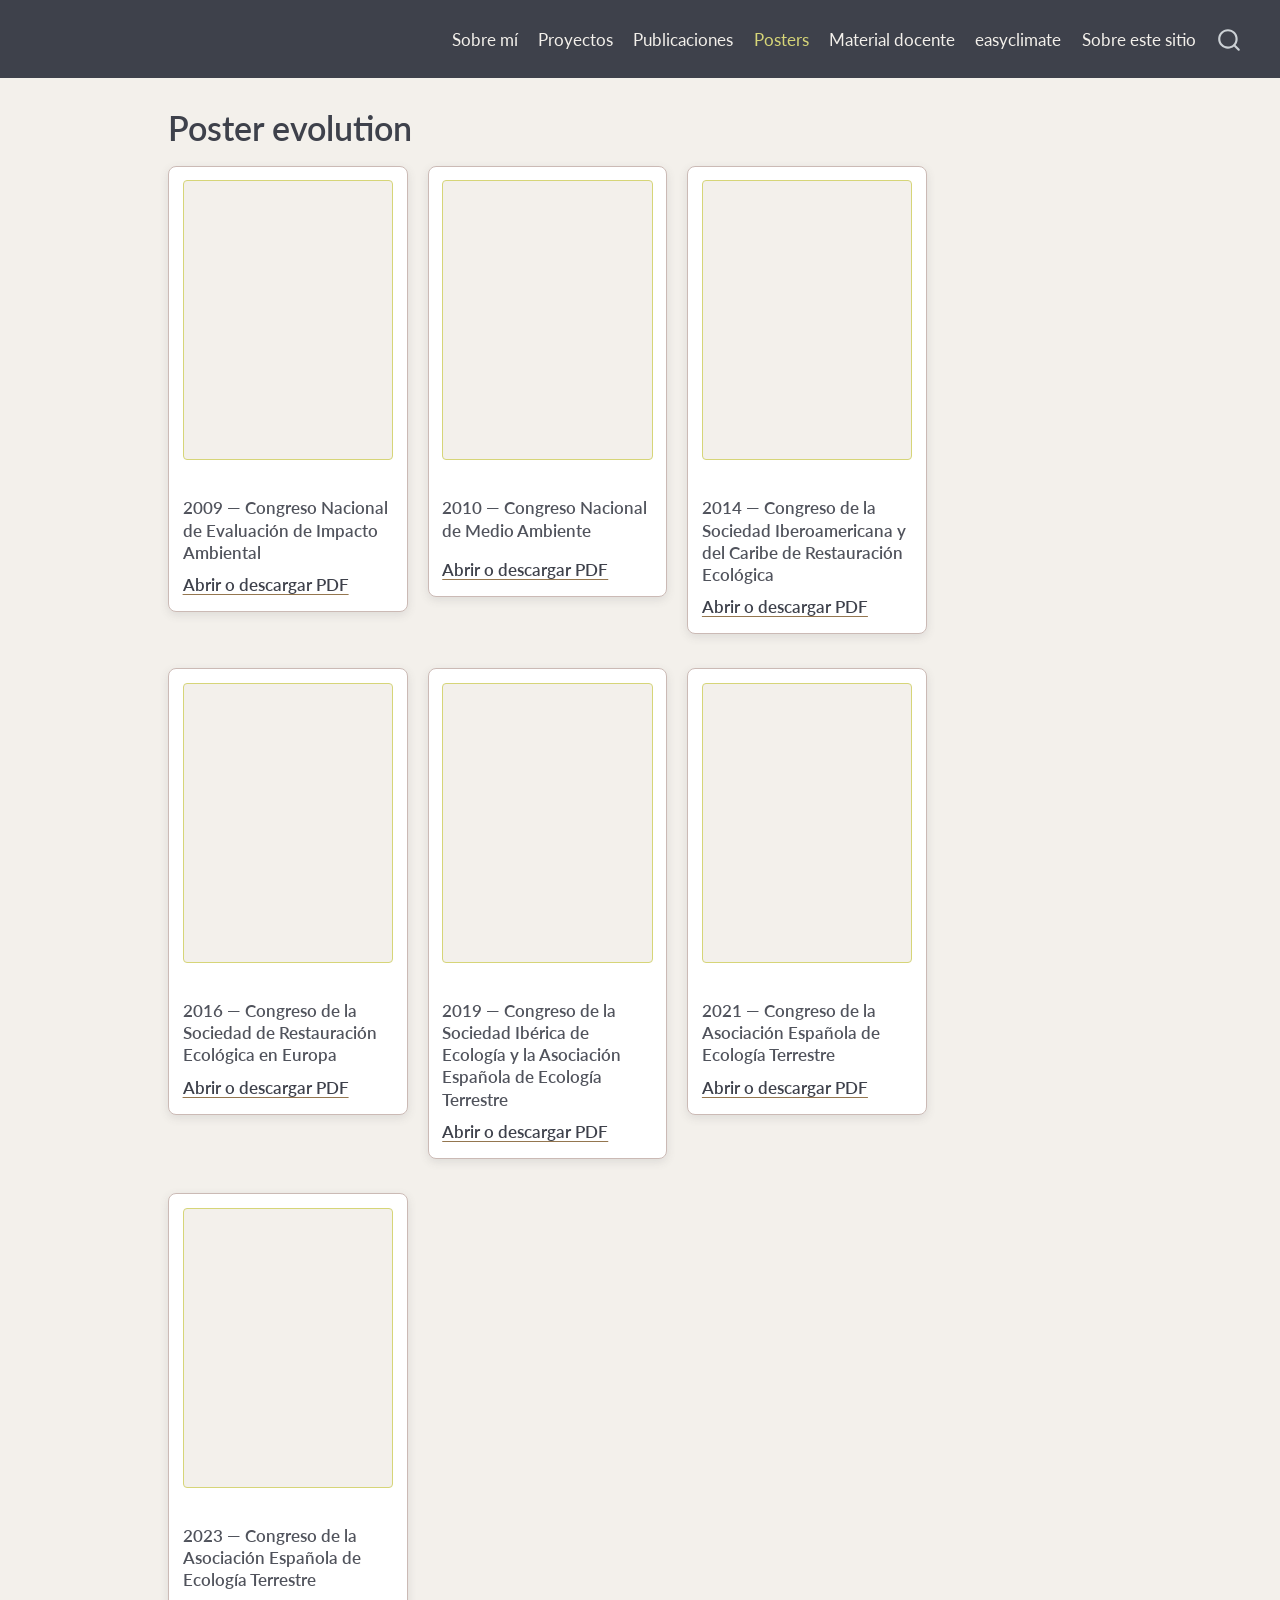
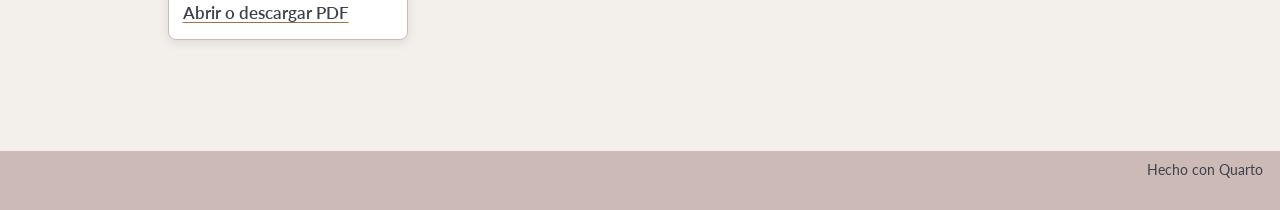
<file: posters.html>
<!DOCTYPE html>
<html xmlns="http://www.w3.org/1999/xhtml" lang="es" xml:lang="es"><head>

<meta charset="utf-8">
<meta name="generator" content="quarto-1.11.9">

<meta name="viewport" content="width=device-width, initial-scale=1.0, user-scalable=yes">


<title>Poster evolution – Verónica Cruz-Alonso</title>
<style>
/* Default styles provided by pandoc.
** See https://pandoc.org/MANUAL.html#variables-for-html for config info.
*/
span.smallcaps{font-variant: small-caps;}
div.columns{display: flex; gap: 1.5em;}
div.column{flex: auto;}
@media screen {
div.columns{gap: min(4vw, 1.5em);}
div.column{overflow-x: auto;}
}
div.hanging-indent{margin-left: 1.5em; text-indent: -1.5em;}
ul.task-list{list-style: none;}
ul.task-list li input[type="checkbox"] {
  width: 0.8em;
  margin: 0 0.8em 0.2em -1em; /* quarto-specific, see https://github.com/quarto-dev/quarto-cli/issues/4556 */ 
  vertical-align: middle;
}
</style>


<script src="site_libs/quarto-nav/quarto-nav.js"></script>
<script src="site_libs/quarto-nav/headroom.min.js"></script>
<script src="site_libs/clipboard/clipboard.min.js"></script>
<script src="site_libs/quarto-search/autocomplete.umd.js"></script>
<script src="site_libs/quarto-search/fuse.min.js"></script>
<script src="site_libs/quarto-search/quarto-search.js"></script>
<meta name="quarto:offset" content="./">
<script src="site_libs/quarto-html/quarto.js" type="module"></script>
<script src="site_libs/quarto-html/tabsets/tabsets.js" type="module"></script>
<script src="site_libs/quarto-html/scrollable-regions/scrollable-regions.js" type="module"></script>
<script src="site_libs/quarto-html/popper.min.js"></script>
<script src="site_libs/quarto-html/tippy.umd.min.js"></script>
<script src="site_libs/quarto-html/anchor.min.js"></script>
<link href="site_libs/quarto-html/tippy.css" rel="stylesheet">
<link href="site_libs/quarto-html/quarto-syntax-highlighting-63b5708e65d6cd79cd7618c58d0c21e7.css" rel="stylesheet" id="quarto-text-highlighting-styles">
<script src="site_libs/bootstrap/bootstrap.min.js"></script>
<link href="site_libs/bootstrap/bootstrap-icons.css" rel="stylesheet">
<link href="site_libs/bootstrap/bootstrap-f34036cd3bbf2fbbf9473af14adf37da.min.css" rel="stylesheet" append-hash="true" id="quarto-bootstrap" data-mode="light">
<script id="quarto-search-options" type="application/json">{
  "location": "navbar",
  "copy-button": false,
  "collapse-after": 3,
  "panel-placement": "end",
  "type": "overlay",
  "limit": 50,
  "keyboard-shortcut": [
    "f",
    "/",
    "s"
  ],
  "show-item-context": false,
  "language": {
    "search-no-results-text": "No se han encontrado resultados",
    "search-matching-documents-text": "documentos encontrados",
    "search-copy-link-title": "Copiar el enlace en la búsqueda",
    "search-hide-matches-text": "Ocultar resultados adicionales",
    "search-more-match-text": "resultado adicional en este documento",
    "search-more-matches-text": "resultados adicionales en este documento",
    "search-clear-button-title": "Borrar",
    "search-text-placeholder": "",
    "search-detached-cancel-button-title": "Cancelar",
    "search-submit-button-title": "Enviar",
    "search-label": "Buscar"
  }
}</script>


<link rel="stylesheet" href="styles.css">
<meta property="og:title" content="Poster evolution – Verónica Cruz-Alonso">
<meta property="og:site_name" content="Verónica Cruz-Alonso">
<meta name="twitter:title" content="Poster evolution – Verónica Cruz-Alonso">
<meta name="twitter:card" content="summary">
</head>

<body class="nav-fixed quarto-light"><a id="quarto-skip-link" class="visually-hidden-focusable" href="#quarto-document-content">Saltar al contenido principal</a>

<div id="quarto-search-results"></div>
  <header id="quarto-header" class="headroom fixed-top">
    <nav class="navbar navbar-expand-lg " data-bs-theme="dark" aria-label="Sitio web">
      <div class="navbar-container container-fluid">
          <button class="navbar-toggler" type="button" data-bs-toggle="collapse" data-bs-target="#navbarCollapse" aria-controls="navbarCollapse" aria-expanded="false" aria-label="Navegación de palanca" onclick="if (window.quartoToggleHeadroom) { window.quartoToggleHeadroom(); }">
  <span class="navbar-toggler-icon"></span>
</button>
          <div class="collapse navbar-collapse" id="navbarCollapse">
            <ul class="navbar-nav navbar-nav-scroll ms-auto">
  <li class="nav-item">
    <a class="nav-link" href="./index.html"> 
<span class="menu-text">Sobre mí</span></a>
  </li>  
  <li class="nav-item">
    <a class="nav-link" href="./Projects.html"> 
<span class="menu-text">Proyectos</span></a>
  </li>  
  <li class="nav-item">
    <a class="nav-link" href="./Publications.html"> 
<span class="menu-text">Publicaciones</span></a>
  </li>  
  <li class="nav-item">
    <a class="nav-link active" href="./posters.html" aria-current="page"> 
<span class="menu-text">Posters</span></a>
  </li>  
  <li class="nav-item">
    <a class="nav-link" href="./material_docente.html"> 
<span class="menu-text">Material docente</span></a>
  </li>  
  <li class="nav-item">
    <a class="nav-link" href="https://verughub.github.io/easyclimate/"> 
<span class="menu-text">easyclimate</span></a>
  </li>  
  <li class="nav-item">
    <a class="nav-link" href="./web.html"> 
<span class="menu-text">Sobre este sitio</span></a>
  </li>  
</ul>
          </div> <!-- /navcollapse -->
            <div class="quarto-navbar-tools">
</div>
            <div id="quarto-search" class="" title="Buscar"></div>
      </div> <!-- /container-fluid -->
    </nav>
</header>
<!-- content -->
<div id="quarto-content" class="quarto-container page-columns page-rows-contents page-layout-article page-navbar">
<!-- sidebar -->
<!-- margin-sidebar -->
    <div id="quarto-margin-sidebar" class="sidebar margin-sidebar zindex-bottom">
        
    </div>
<!-- main -->
<main class="content" id="quarto-document-content" tabindex="-1">

<header id="title-block-header" class="quarto-title-block default">
<div class="quarto-title">
<h1 class="title">Poster evolution</h1>
</div>



<div class="quarto-title-meta">

    
  
    
  </div>
  


</header>


<article class="poster-card">
<a href="posters/2009_CONEIA.pdf" target="_blank" rel="noopener" download=""><iframe src="posters/2009_CONEIA.pdf#page=1&amp;view=FitH" title="Vista previa: 2009 — Congreso Nacional de Evaluación de Impacto Ambiental" loading="lazy"></iframe></a>
<h3 class="anchored">
2009 — Congreso Nacional de Evaluación de Impacto Ambiental
</h3>
<a class="poster-download" href="posters/2009_CONEIA.pdf" target="_blank" rel="noopener" download="">Abrir o descargar PDF</a>
</article>
<article class="poster-card">
<a href="posters/2010_CONAMA10.pdf" target="_blank" rel="noopener" download=""><iframe src="posters/2010_CONAMA10.pdf#page=1&amp;view=FitH" title="Vista previa: 2010 — Congreso Nacional de Medio Ambiente" loading="lazy"></iframe></a>
<h3 class="anchored">
2010 — Congreso Nacional de Medio Ambiente
</h3>
<a class="poster-download" href="posters/2010_CONAMA10.pdf" target="_blank" rel="noopener" download="">Abrir o descargar PDF</a>
</article>
<article class="poster-card">
<a href="posters/2014_SIACRE.pdf" target="_blank" rel="noopener" download=""><iframe src="posters/2014_SIACRE.pdf#page=1&amp;view=FitH" title="Vista previa: 2014 — Congreso de la Sociedad Iberoamericana y del Caribe de Restauración Ecológica" loading="lazy"></iframe></a>
<h3 class="anchored">
2014 — Congreso de la Sociedad Iberoamericana y del Caribe de Restauración Ecológica
</h3>
<a class="poster-download" href="posters/2014_SIACRE.pdf" target="_blank" rel="noopener" download="">Abrir o descargar PDF</a>
</article>
<article class="poster-card">
<a href="posters/2016_SER Europe.pdf" target="_blank" rel="noopener" download=""><iframe src="posters/2016_SER Europe.pdf#page=1&amp;view=FitH" title="Vista previa: 2016 — Congreso de la Sociedad de Restauración Ecológica en Europa" loading="lazy"></iframe></a>
<h3 class="anchored">
2016 — Congreso de la Sociedad de Restauración Ecológica en Europa
</h3>
<a class="poster-download" href="posters/2016_SER Europe.pdf" target="_blank" rel="noopener" download="">Abrir o descargar PDF</a>
</article>
<article class="poster-card">
<a href="posters/2019_SIBECOL-AEET.pdf" target="_blank" rel="noopener" download=""><iframe src="posters/2019_SIBECOL-AEET.pdf#page=1&amp;view=FitH" title="Vista previa: 2019 — Congreso de la Sociedad Ibérica de Ecología y la Asociación Española de Ecología Terrestre" loading="lazy"></iframe></a>
<h3 class="anchored">
2019 — Congreso de la Sociedad Ibérica de Ecología y la Asociación Española de Ecología Terrestre
</h3>
<a class="poster-download" href="posters/2019_SIBECOL-AEET.pdf" target="_blank" rel="noopener" download="">Abrir o descargar PDF</a>
</article>
<article class="poster-card">
<a href="posters/2021_AEET.pdf" target="_blank" rel="noopener" download=""><iframe src="posters/2021_AEET.pdf#page=1&amp;view=FitH" title="Vista previa: 2021 — Congreso de la Asociación Española de Ecología Terrestre" loading="lazy"></iframe></a>
<h3 class="anchored">
2021 — Congreso de la Asociación Española de Ecología Terrestre
</h3>
<a class="poster-download" href="posters/2021_AEET.pdf" target="_blank" rel="noopener" download="">Abrir o descargar PDF</a>
</article>
<article class="poster-card">
<a href="posters/2023_AEET.pdf" target="_blank" rel="noopener" download=""><iframe src="posters/2023_AEET.pdf#page=1&amp;view=FitH" title="Vista previa: 2023 — Congreso de la Asociación Española de Ecología Terrestre" loading="lazy"></iframe></a>
<h3 class="anchored">
2023 — Congreso de la Asociación Española de Ecología Terrestre
</h3>
<a class="poster-download" href="posters/2023_AEET.pdf" target="_blank" rel="noopener" download="">Abrir o descargar PDF</a>
</article>



</main> <!-- /main -->
<script id="quarto-html-after-body" type="application/javascript">
  window.document.addEventListener("DOMContentLoaded", function (event) {
    const icon = "";
    const anchorJS = new window.AnchorJS();
    anchorJS.options = {
      placement: 'right',
      icon: icon
    };
    anchorJS.add('.anchored');
    const isCodeAnnotation = (el) => {
      for (const clz of el.classList) {
        if (clz.startsWith('code-annotation-')) {                     
          return true;
        }
      }
      return false;
    }
    const onCopySuccess = function(e) {
      // button target
      const button = e.trigger;
      // don't keep focus
      button.blur();
      // flash "checked"
      button.classList.add('code-copy-button-checked');
      var currentTitle = button.getAttribute("title");
      button.setAttribute("title", "Copiado");
      let tooltip;
      if (window.bootstrap) {
        button.setAttribute("data-bs-toggle", "tooltip");
        button.setAttribute("data-bs-placement", "left");
        button.setAttribute("data-bs-title", "Copiado");
        tooltip = new bootstrap.Tooltip(button, 
          { trigger: "manual", 
            customClass: "code-copy-button-tooltip",
            offset: [0, -8]});
        tooltip.show();    
      }
      setTimeout(function() {
        if (tooltip) {
          tooltip.hide();
          button.removeAttribute("data-bs-title");
          button.removeAttribute("data-bs-toggle");
          button.removeAttribute("data-bs-placement");
        }
        button.setAttribute("title", currentTitle);
        button.classList.remove('code-copy-button-checked');
      }, 1000);
      // clear code selection
      e.clearSelection();
    }
    const getTextToCopy = function(trigger) {
      const outerScaffold = trigger.parentElement.cloneNode(true);
      const codeEl = outerScaffold.querySelector('code');
      for (const childEl of codeEl.children) {
        if (isCodeAnnotation(childEl)) {
          childEl.remove();
        }
      }
      return codeEl.innerText;
    }
    const clipboard = new window.ClipboardJS('.code-copy-button:not([data-in-quarto-modal])', {
      text: getTextToCopy
    });
    clipboard.on('success', onCopySuccess);
    if (window.document.getElementById('quarto-embedded-source-code-modal')) {
      const clipboardModal = new window.ClipboardJS('.code-copy-button[data-in-quarto-modal]', {
        text: getTextToCopy,
        container: window.document.getElementById('quarto-embedded-source-code-modal')
      });
      clipboardModal.on('success', onCopySuccess);
    }
      var localhostRegex = new RegExp(/^(?:http|https):\/\/localhost\:?[0-9]*\//);
      var mailtoRegex = new RegExp(/^mailto:/);
        var filterRegex = new RegExp("https:\/\/VeruGHub\.github\.io\/veroweb\/");
      var isInternal = (href) => {
          return filterRegex.test(href) || localhostRegex.test(href) || mailtoRegex.test(href);
      }
      // Inspect non-navigation links and adorn them if external
      window.quartoDecorateExternalLinks = function (root) {
     var links = (root || window.document).querySelectorAll('a[href]:not(.nav-link):not(.navbar-brand):not(.toc-action):not(.sidebar-link):not(.sidebar-item-toggle):not(.pagination-link):not(.no-external):not([aria-hidden]):not(.dropdown-item):not(.quarto-navigation-tool):not(.about-link)');
      for (var i=0; i<links.length; i++) {
        const link = links[i];
        if (!isInternal(link.href)) {
          // undo the damage that might have been done by quarto-nav.js in the case of
          // links that we want to consider external
          if (link.dataset.originalHref !== undefined) {
            link.href = link.dataset.originalHref;
          }
          if (!link.classList.contains('no-external-icon')) {
          }
        }
      }
      };
      window.quartoDecorateExternalLinks(window.document);
    // Esc closes the popup (WCAG 1.4.13) and focus leaving both trigger and
    // popup closes it (WCAG 2.4.11); tippy handles neither for interactive popups.
    const hideOnEscAndFocusOut = {
      name: 'hideOnEscAndFocusOut',
      defaultValue: true,
      fn(instance) {
        const dismiss = () => {
          // A show scheduled by the trigger delay would otherwise reopen it
          instance.clearDelayTimeouts();
          instance.hide();
        };
        const onKeyDown = (event) => {
          if (event.key !== 'Escape') {
            return;
          }
          // Keep Esc from also reaching page handlers (e.g. reveal.js overview),
          // except an open reveal.js slide menu, which Esc should close too.
          // The menu handles keys only when its keyboard option is on.
          const menuHandlesEsc = window.Reveal?.getPlugin?.('menu')?.isOpen() &&
            window.Reveal.getConfig().menu?.keyboard !== false;
          if (!menuHandlesEsc) {
            event.stopPropagation();
          }
          if (instance.popper.contains(window.document.activeElement)) {
            // Disabled while refocusing so the focus trigger does not reopen it
            instance.disable();
            instance.reference.focus();
            instance.enable();
          }
          dismiss();
        };
        const onFocusOut = (event) => {
          const target = event.relatedTarget;
          if (target && !instance.reference.contains(target) &&
              !instance.popper.contains(target)) {
            dismiss();
          }
        };
        // On the trigger too: a click trigger (code-annotations: select) has no
        // blur handling. Attached for the instance's lifetime so leaving the
        // trigger also cancels a show still pending on the trigger delay.
        instance.reference.addEventListener('focusout', onFocusOut);
        return {
          onShow() {
            window.document.addEventListener('keydown', onKeyDown, true);
            instance.popper.addEventListener('focusout', onFocusOut);
          },
          onHide() {
            window.document.removeEventListener('keydown', onKeyDown, true);
            instance.popper.removeEventListener('focusout', onFocusOut);
          },
          onDestroy() {
            instance.reference.removeEventListener('focusout', onFocusOut);
          },
        };
      },
    };
    function tippyHover(el, contentFn, onTriggerFn, onUntriggerFn) {
      const config = {
        allowHTML: true,
        maxWidth: 500,
        delay: 100,
        arrow: false,
        appendTo: function(el) {
            return el.parentElement;
        },
        interactive: true,
        interactiveBorder: 10,
        theme: 'quarto',
        placement: 'bottom-start',
        plugins: [hideOnEscAndFocusOut],
      };
      if (contentFn) {
        config.content = contentFn;
      }
      if (onTriggerFn) {
        config.onTrigger = onTriggerFn;
      }
      if (onUntriggerFn) {
        config.onUntrigger = onUntriggerFn;
      }
      window.tippy(el, config); 
    }
    const noterefs = window.document.querySelectorAll('a[role="doc-noteref"]');
    for (var i=0; i<noterefs.length; i++) {
      const ref = noterefs[i];
      tippyHover(ref, function() {
        // use id or data attribute instead here
        let href = ref.getAttribute('data-footnote-href') || ref.getAttribute('href');
        try { href = new URL(href).hash; } catch {}
        const id = href.replace(/^#\/?/, "");
        const note = window.document.getElementById(id);
        if (note) {
          return note.innerHTML;
        } else {
          return "";
        }
      });
    }
    const xrefs = window.document.querySelectorAll('a.quarto-xref');
    const processXRef = (id, note) => {
      // Strip column container classes
      const stripColumnClz = (el) => {
        el.classList.remove("page-full", "page-columns");
        if (el.children) {
          for (const child of el.children) {
            stripColumnClz(child);
          }
        }
      }
      stripColumnClz(note)
      if (id === null || id.startsWith('sec-')) {
        // Special case sections, only their first couple elements
        const container = document.createElement("div");
        if (note.children && note.children.length > 2) {
          container.appendChild(note.children[0].cloneNode(true));
          for (let i = 1; i < note.children.length; i++) {
            const child = note.children[i];
            if (child.tagName === "P" && child.innerText === "") {
              continue;
            } else {
              container.appendChild(child.cloneNode(true));
              break;
            }
          }
          if (window.Quarto?.typesetMath) {
            window.Quarto.typesetMath(container);
          }
          return container.innerHTML
        } else {
          if (window.Quarto?.typesetMath) {
            window.Quarto.typesetMath(note);
          }
          return note.innerHTML;
        }
      } else {
        // Remove any anchor links if they are present
        const anchorLink = note.querySelector('a.anchorjs-link');
        if (anchorLink) {
          anchorLink.remove();
        }
        if (window.Quarto?.typesetMath) {
          window.Quarto.typesetMath(note);
        }
        if (note.classList.contains("callout")) {
          return note.outerHTML;
        } else {
          return note.innerHTML;
        }
      }
    }
    for (var i=0; i<xrefs.length; i++) {
      const xref = xrefs[i];
      tippyHover(xref, undefined, function(instance) {
        instance.disable();
        let url = xref.getAttribute('href');
        let hash = undefined; 
        if (url.startsWith('#')) {
          hash = url;
        } else {
          try { hash = new URL(url).hash; } catch {}
        }
        if (hash) {
          const id = hash.replace(/^#\/?/, "");
          const note = window.document.getElementById(id);
          if (note !== null) {
            try {
              const html = processXRef(id, note.cloneNode(true));
              instance.setContent(html);
            } finally {
              instance.enable();
              instance.show();
            }
          } else {
            // See if we can fetch this
            fetch(url.split('#')[0])
            .then(res => res.text())
            .then(html => {
              const parser = new DOMParser();
              const htmlDoc = parser.parseFromString(html, "text/html");
              const note = htmlDoc.getElementById(id);
              if (note !== null) {
                const html = processXRef(id, note);
                instance.setContent(html);
              } 
            }).finally(() => {
              instance.enable();
              instance.show();
            });
          }
        } else {
          // See if we can fetch a full url (with no hash to target)
          // This is a special case and we should probably do some content thinning / targeting
          fetch(url)
          .then(res => res.text())
          .then(html => {
            const parser = new DOMParser();
            const htmlDoc = parser.parseFromString(html, "text/html");
            const note = htmlDoc.querySelector('main.content');
            if (note !== null) {
              // This should only happen for chapter cross references
              // (since there is no id in the URL)
              // remove the first header
              if (note.children.length > 0 && note.children[0].tagName === "HEADER") {
                note.children[0].remove();
              }
              const html = processXRef(null, note);
              instance.setContent(html);
            } 
          }).finally(() => {
            instance.enable();
            instance.show();
          });
        }
      }, function(instance) {
      });
    }
        let selectedAnnoteEl;
        const selectorForAnnotation = ( cell, annotation) => {
          let cellAttr = 'data-code-cell="' + cell + '"';
          let lineAttr = 'data-code-annotation="' +  annotation + '"';
          const selector = 'span[' + cellAttr + '][' + lineAttr + ']';
          return selector;
        }
        const selectCodeLines = (annoteEl) => {
          const doc = window.document;
          const targetCell = annoteEl.getAttribute("data-target-cell");
          const targetAnnotation = annoteEl.getAttribute("data-target-annotation");
          const annoteSpan = window.document.querySelector(selectorForAnnotation(targetCell, targetAnnotation));
          const lines = annoteSpan.getAttribute("data-code-lines").split(",");
          const lineIds = lines.map((line) => {
            return targetCell + "-" + line;
          })
          // Each band is positioned against its own containing block, which is
          // not the offsetParent of the lines, so place it from client rects.
          const placeBand = (band, firstEl, lastEl, codeBlock) => {
            const container = band.offsetParent;
            if (container === null) {
              return;
            }
            const containerRect = container.getBoundingClientRect();
            // Reveal.js scales slides with a transform, so convert client
            // pixels back to the CSS pixels of the container.
            const scale = containerRect.height / container.offsetHeight || 1;
            const firstRect = firstEl.getBoundingClientRect();
            const lastRect = lastEl.getBoundingClientRect();
            const top = (firstRect.top - containerRect.top) / scale - container.clientTop + container.scrollTop;
            const height = (lastRect.bottom - firstRect.top) / scale;
            band.style.top = top - 2 + "px";
            band.style.height = height + 4 + "px";
            if (codeBlock) {
              // Without the copy button wrapper, the containing block is wider
              // than the code block, so span the code block explicitly.
              const blockRect = codeBlock.getBoundingClientRect();
              band.style.left = (blockRect.left - containerRect.left) / scale - container.clientLeft + container.scrollLeft + "px";
              band.style.width = blockRect.width / scale + "px";
            }
          };
          if (lineIds.length > 0) {
            const el = window.document.getElementById(lineIds[0]);
            const lastEl = window.document.getElementById(lineIds[lineIds.length - 1]);
            const parent = el.parentElement.parentElement;
            // cook up a div (if necessary) and position it
            let div = window.document.getElementById("code-annotation-line-highlight");
            if (div === null) {
              div = window.document.createElement("div");
              div.setAttribute("id", "code-annotation-line-highlight");
              div.style.position = 'absolute';
              parent.appendChild(div);
            }
            placeBand(div, el, lastEl, parent.closest("div.sourceCode") || parent);
            let gutterDiv = window.document.getElementById("code-annotation-line-highlight-gutter");
            if (gutterDiv === null) {
              gutterDiv = window.document.createElement("div");
              gutterDiv.setAttribute("id", "code-annotation-line-highlight-gutter");
              gutterDiv.style.position = 'absolute';
              const codeCell = window.document.getElementById(targetCell);
              const gutter = codeCell.querySelector('.code-annotation-gutter');
              gutter.appendChild(gutterDiv);
            }
            placeBand(gutterDiv, el, lastEl);
            selectedAnnoteEl = annoteEl;
          }
        };
        const unselectCodeLines = () => {
          const elementsIds = ["code-annotation-line-highlight", "code-annotation-line-highlight-gutter"];
          elementsIds.forEach((elId) => {
            const div = window.document.getElementById(elId);
            if (div) {
              div.remove();
            }
          });
          selectedAnnoteEl = undefined;
        };
          // Handle positioning of the toggle
      window.addEventListener(
        "resize",
        throttle(() => {
          elRect = undefined;
          if (selectedAnnoteEl) {
            selectCodeLines(selectedAnnoteEl);
          }
        }, 10)
      );
      function throttle(fn, ms) {
      let throttle = false;
      let timer;
        return (...args) => {
          if(!throttle) { // first call gets through
              fn.apply(this, args);
              throttle = true;
          } else { // all the others get throttled
              if(timer) clearTimeout(timer); // cancel #2
              timer = setTimeout(() => {
                fn.apply(this, args);
                timer = throttle = false;
              }, ms);
          }
        };
      }
        // Attach click handler to the DT
        const annoteDls = window.document.querySelectorAll('dt[data-target-cell]');
        for (const annoteDlNode of annoteDls) {
          annoteDlNode.addEventListener('click', (event) => {
            const clickedEl = event.target;
            if (clickedEl !== selectedAnnoteEl) {
              unselectCodeLines();
              const activeEl = window.document.querySelector('dt[data-target-cell].code-annotation-active');
              if (activeEl) {
                activeEl.classList.remove('code-annotation-active');
              }
              selectCodeLines(clickedEl);
              clickedEl.classList.add('code-annotation-active');
            } else {
              // Unselect the line
              unselectCodeLines();
              clickedEl.classList.remove('code-annotation-active');
            }
          });
        }
    const findCites = (el) => {
      const parentEl = el.parentElement;
      if (parentEl) {
        const cites = parentEl.dataset.cites;
        if (cites) {
          return {
            el,
            cites: cites.split(' ')
          };
        } else {
          return findCites(el.parentElement)
        }
      } else {
        return undefined;
      }
    };
    var bibliorefs = window.document.querySelectorAll('a[role="doc-biblioref"]');
    for (var i=0; i<bibliorefs.length; i++) {
      const ref = bibliorefs[i];
      const citeInfo = findCites(ref);
      if (citeInfo) {
        tippyHover(citeInfo.el, function() {
          var popup = window.document.createElement('div');
          citeInfo.cites.forEach(function(cite) {
            var citeDiv = window.document.createElement('div');
            citeDiv.classList.add('hanging-indent');
            citeDiv.classList.add('csl-entry');
            var biblioDiv = window.document.getElementById('ref-' + cite);
            if (biblioDiv) {
              citeDiv.innerHTML = biblioDiv.innerHTML;
            }
            popup.appendChild(citeDiv);
          });
          return popup.innerHTML;
        });
      }
    }
  });
  </script>
  <script type="application/javascript">
  window.quartoScrollableRegionsLabels = {"code":"Código desplazable","output":"Salida desplazable"};
  </script>
</div> <!-- /content -->
<footer class="footer">
  <div class="nav-footer">
    <div class="nav-footer-left">
      &nbsp;
    </div>   
    <div class="nav-footer-center">
      &nbsp;
    </div>
    <div class="nav-footer-right">
<p>Hecho con Quarto</p>
</div>
  </div>
</footer>




</body></html>
</file>
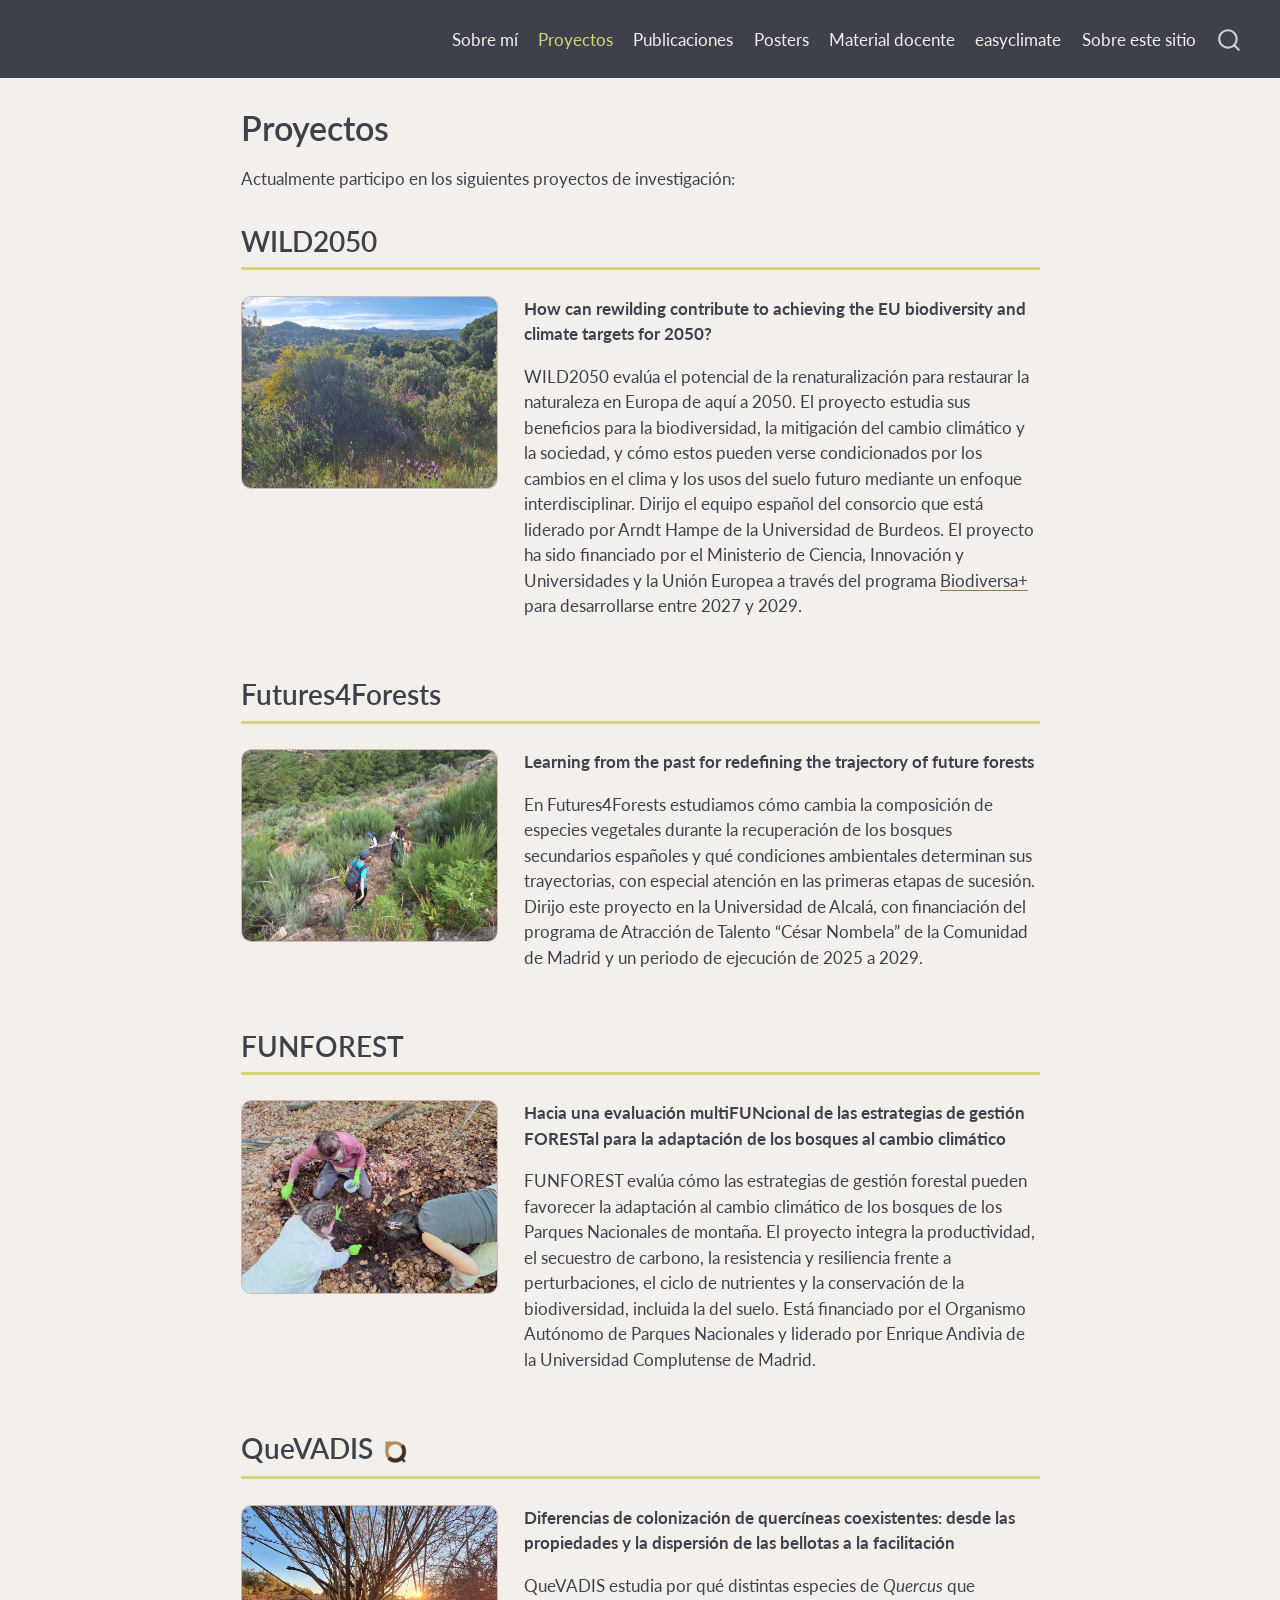
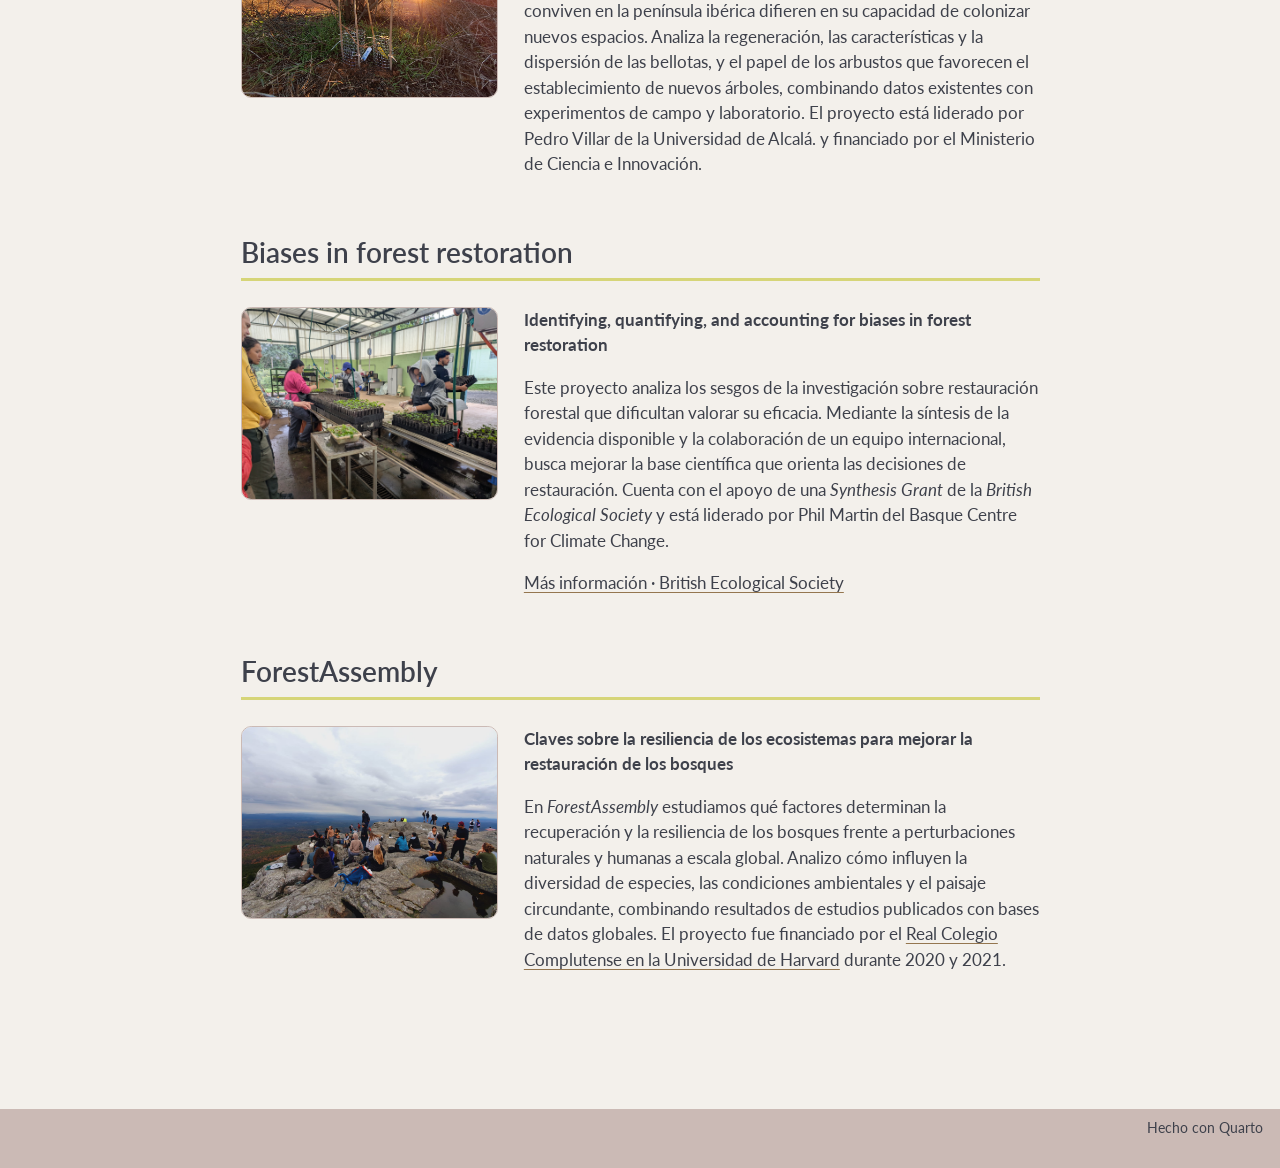
<file: Projects.html>
<!DOCTYPE html>
<html xmlns="http://www.w3.org/1999/xhtml" lang="es" xml:lang="es"><head>

<meta charset="utf-8">
<meta name="generator" content="quarto-1.11.9">

<meta name="viewport" content="width=device-width, initial-scale=1.0, user-scalable=yes">


<title>Proyectos – Verónica Cruz-Alonso</title>
<style>
/* Default styles provided by pandoc.
** See https://pandoc.org/MANUAL.html#variables-for-html for config info.
*/
span.smallcaps{font-variant: small-caps;}
div.columns{display: flex; gap: 1.5em;}
div.column{flex: auto;}
@media screen {
div.columns{gap: min(4vw, 1.5em);}
div.column{overflow-x: auto;}
}
div.hanging-indent{margin-left: 1.5em; text-indent: -1.5em;}
ul.task-list{list-style: none;}
ul.task-list li input[type="checkbox"] {
  width: 0.8em;
  margin: 0 0.8em 0.2em -1em; /* quarto-specific, see https://github.com/quarto-dev/quarto-cli/issues/4556 */ 
  vertical-align: middle;
}
</style>


<script src="site_libs/quarto-nav/quarto-nav.js"></script>
<script src="site_libs/quarto-nav/headroom.min.js"></script>
<script src="site_libs/clipboard/clipboard.min.js"></script>
<script src="site_libs/quarto-search/autocomplete.umd.js"></script>
<script src="site_libs/quarto-search/fuse.min.js"></script>
<script src="site_libs/quarto-search/quarto-search.js"></script>
<meta name="quarto:offset" content="./">
<script src="site_libs/quarto-html/quarto.js" type="module"></script>
<script src="site_libs/quarto-html/tabsets/tabsets.js" type="module"></script>
<script src="site_libs/quarto-html/scrollable-regions/scrollable-regions.js" type="module"></script>
<script src="site_libs/quarto-html/popper.min.js"></script>
<script src="site_libs/quarto-html/tippy.umd.min.js"></script>
<script src="site_libs/quarto-html/anchor.min.js"></script>
<link href="site_libs/quarto-html/tippy.css" rel="stylesheet">
<link href="site_libs/quarto-html/quarto-syntax-highlighting-63b5708e65d6cd79cd7618c58d0c21e7.css" rel="stylesheet" id="quarto-text-highlighting-styles">
<script src="site_libs/bootstrap/bootstrap.min.js"></script>
<link href="site_libs/bootstrap/bootstrap-icons.css" rel="stylesheet">
<link href="site_libs/bootstrap/bootstrap-f34036cd3bbf2fbbf9473af14adf37da.min.css" rel="stylesheet" append-hash="true" id="quarto-bootstrap" data-mode="light">
<script id="quarto-search-options" type="application/json">{
  "location": "navbar",
  "copy-button": false,
  "collapse-after": 3,
  "panel-placement": "end",
  "type": "overlay",
  "limit": 50,
  "keyboard-shortcut": [
    "f",
    "/",
    "s"
  ],
  "show-item-context": false,
  "language": {
    "search-no-results-text": "No se han encontrado resultados",
    "search-matching-documents-text": "documentos encontrados",
    "search-copy-link-title": "Copiar el enlace en la búsqueda",
    "search-hide-matches-text": "Ocultar resultados adicionales",
    "search-more-match-text": "resultado adicional en este documento",
    "search-more-matches-text": "resultados adicionales en este documento",
    "search-clear-button-title": "Borrar",
    "search-text-placeholder": "",
    "search-detached-cancel-button-title": "Cancelar",
    "search-submit-button-title": "Enviar",
    "search-label": "Buscar"
  }
}</script>


<link rel="stylesheet" href="styles.css">
<meta property="og:title" content="Proyectos – Verónica Cruz-Alonso">
<meta property="og:description" content="Web personal de Verónica Cruz-Alonso">
<meta property="og:image" content="https://VeruGHub.github.io/veroweb/images/projects/WILD2050.png">
<meta property="og:site_name" content="Verónica Cruz-Alonso">
<meta property="og:image:alt" content="Renaturalización de paisajes agrarios en Cenicientos.">
<meta property="og:image:height" content="3060">
<meta property="og:image:width" content="4080">
<meta name="twitter:title" content="Proyectos – Verónica Cruz-Alonso">
<meta name="twitter:description" content="Web personal de Verónica Cruz-Alonso">
<meta name="twitter:image" content="https://VeruGHub.github.io/veroweb/images/projects/WILD2050.png">
<meta name="twitter:image:alt" content="Renaturalización de paisajes agrarios en Cenicientos.">
<meta name="twitter:card" content="summary_large_image">
</head>

<body class="nav-fixed fullcontent quarto-light"><a id="quarto-skip-link" class="visually-hidden-focusable" href="#quarto-document-content">Saltar al contenido principal</a>

<div id="quarto-search-results"></div>
  <header id="quarto-header" class="headroom fixed-top">
    <nav class="navbar navbar-expand-lg " data-bs-theme="dark" aria-label="Sitio web">
      <div class="navbar-container container-fluid">
          <button class="navbar-toggler" type="button" data-bs-toggle="collapse" data-bs-target="#navbarCollapse" aria-controls="navbarCollapse" aria-expanded="false" aria-label="Navegación de palanca" onclick="if (window.quartoToggleHeadroom) { window.quartoToggleHeadroom(); }">
  <span class="navbar-toggler-icon"></span>
</button>
          <div class="collapse navbar-collapse" id="navbarCollapse">
            <ul class="navbar-nav navbar-nav-scroll ms-auto">
  <li class="nav-item">
    <a class="nav-link" href="./index.html"> 
<span class="menu-text">Sobre mí</span></a>
  </li>  
  <li class="nav-item">
    <a class="nav-link active" href="./Projects.html" aria-current="page"> 
<span class="menu-text">Proyectos</span></a>
  </li>  
  <li class="nav-item">
    <a class="nav-link" href="./Publications.html"> 
<span class="menu-text">Publicaciones</span></a>
  </li>  
  <li class="nav-item">
    <a class="nav-link" href="./posters.html"> 
<span class="menu-text">Posters</span></a>
  </li>  
  <li class="nav-item">
    <a class="nav-link" href="./material_docente.html"> 
<span class="menu-text">Material docente</span></a>
  </li>  
  <li class="nav-item">
    <a class="nav-link" href="https://verughub.github.io/easyclimate/"> 
<span class="menu-text">easyclimate</span></a>
  </li>  
  <li class="nav-item">
    <a class="nav-link" href="./web.html"> 
<span class="menu-text">Sobre este sitio</span></a>
  </li>  
</ul>
          </div> <!-- /navcollapse -->
            <div class="quarto-navbar-tools">
</div>
            <div id="quarto-search" class="" title="Buscar"></div>
      </div> <!-- /container-fluid -->
    </nav>
</header>
<!-- content -->
<div id="quarto-content" class="quarto-container page-columns page-rows-contents page-layout-article page-navbar">
<!-- sidebar -->
<!-- margin-sidebar -->
    
<!-- main -->
<main class="content" id="quarto-document-content" tabindex="-1">

<header id="title-block-header" class="quarto-title-block default">
<div class="quarto-title">
<h1 class="title">Proyectos</h1>
</div>



<div class="quarto-title-meta">

    
  
    
  </div>
  


</header>


<p>Actualmente participo en los siguientes proyectos de investigación:</p>
<section id="wild2050" class="level2">
<h2 class="anchored" data-anchor-id="wild2050">WILD2050</h2>
<div class="project-entry">
<div class="project-visual">
<p><img src="images/projects/WILD2050.png" class="project-image img-fluid" alt="Renaturalización de paisajes agrarios en Cenicientos."></p>
</div>
<div class="project-description">
<p><strong>How can rewilding contribute to achieving the EU biodiversity and climate targets for 2050?</strong></p>
<p>WILD2050 evalúa el potencial de la renaturalización para restaurar la naturaleza en Europa de aquí a 2050. El proyecto estudia sus beneficios para la biodiversidad, la mitigación del cambio climático y la sociedad, y cómo estos pueden verse condicionados por los cambios en el clima y los usos del suelo futuro mediante un enfoque interdisciplinar. Dirijo el equipo español del consorcio que está liderado por Arndt Hampe de la Universidad de Burdeos. El proyecto ha sido financiado por el Ministerio de Ciencia, Innovación y Universidades y la Unión Europea a través del programa <a href="https://www.biodiversa.eu/2025/09/09/2025-2026-joint-call/">Biodiversa+</a> para desarrollarse entre 2027 y 2029.</p>
</div>
</div>
</section>
<section id="futures4forests" class="level2">
<h2 class="anchored" data-anchor-id="futures4forests">Futures4Forests</h2>
<div class="project-entry">
<div class="project-visual">
<p><img src="images/projects/f4f.png" class="project-image img-fluid" alt="Trabajo de campo en un sitio incendiado en el marco del proyecto Futures4Forests."></p>
</div>
<div class="project-description">
<p><strong>Learning from the past for redefining the trajectory of future forests</strong></p>
<p>En Futures4Forests estudiamos cómo cambia la composición de especies vegetales durante la recuperación de los bosques secundarios españoles y qué condiciones ambientales determinan sus trayectorias, con especial atención en las primeras etapas de sucesión. Dirijo este proyecto en la Universidad de Alcalá, con financiación del programa de Atracción de Talento “César Nombela” de la Comunidad de Madrid y un periodo de ejecución de 2025 a 2029.</p>
</div>
</div>
</section>
<section id="funforest" class="level2">
<h2 class="anchored" data-anchor-id="funforest">FUNFOREST</h2>
<div class="project-entry">
<div class="project-visual">
<p><img src="images/projects/funforest.png" class="project-image img-fluid" alt="Muestreos de lombrices durante el proyecto FunForest en el PN de Ordesa."></p>
</div>
<div class="project-description">
<p><strong>Hacia una evaluación multiFUNcional de las estrategias de gestión FORESTal para la adaptación de los bosques al cambio climático</strong></p>
<p>FUNFOREST evalúa cómo las estrategias de gestión forestal pueden favorecer la adaptación al cambio climático de los bosques de los Parques Nacionales de montaña. El proyecto integra la productividad, el secuestro de carbono, la resistencia y resiliencia frente a perturbaciones, el ciclo de nutrientes y la conservación de la biodiversidad, incluida la del suelo. Está financiado por el Organismo Autónomo de Parques Nacionales y liderado por Enrique Andivia de la Universidad Complutense de Madrid.</p>
</div>
</div>
</section>
<section id="quevadis" class="level2">
<h2 class="anchored" data-anchor-id="quevadis">QueVADIS <img src="images/projects/logo_quevadis.png" class="img-fluid" style="width:4.0%" alt="Logo del proyecto QueVADIS. Por Eliot Mompean."></h2>
<div class="project-entry">
<div class="project-visual">
<p><img src="images/projects/quevadis.png" class="project-image img-fluid" alt="Siembra experimental de bellotas de distintas especies de Quercus en Valdepeñas en el marco del proyecto QueVADIS."></p>
</div>
<div class="project-description">
<p><strong>Diferencias de colonización de quercíneas coexistentes: desde las propiedades y la dispersión de las bellotas a la facilitación</strong></p>
<p>QueVADIS estudia por qué distintas especies de <em>Quercus</em> que conviven en la península ibérica difieren en su capacidad de colonizar nuevos espacios. Analiza la regeneración, las características y la dispersión de las bellotas, y el papel de los arbustos que favorecen el establecimiento de nuevos árboles, combinando datos existentes con experimentos de campo y laboratorio. El proyecto está liderado por Pedro Villar de la Universidad de Alcalá. y financiado por el Ministerio de Ciencia e Innovación.</p>
</div>
</div>
</section>
<section id="biases-in-forest-restoration" class="level2">
<h2 class="anchored" data-anchor-id="biases-in-forest-restoration">Biases in forest restoration</h2>
<div class="project-entry">
<div class="project-visual">
<p><img src="images/projects/biases.jpg" class="project-image img-fluid" alt="Visita al vivero forestal Bioflora."></p>
</div>
<div class="project-description">
<p><strong>Identifying, quantifying, and accounting for biases in forest restoration</strong></p>
<p>Este proyecto analiza los sesgos de la investigación sobre restauración forestal que dificultan valorar su eficacia. Mediante la síntesis de la evidencia disponible y la colaboración de un equipo internacional, busca mejorar la base científica que orienta las decisiones de restauración. Cuenta con el apoyo de una <em>Synthesis Grant</em> de la <em>British Ecological Society</em> y está liderado por Phil Martin del Basque Centre for Climate Change.</p>
<p><a href="https://www.britishecologicalsociety.org/content/our-synthesis-grantee-researches-forest-restoration-biases/">Más información · British Ecological Society</a></p>
</div>
</div>
</section>
<section id="forestassembly" class="level2">
<h2 class="anchored" data-anchor-id="forestassembly">ForestAssembly</h2>
<div class="project-entry">
<div class="project-visual">
<p><img src="images/projects/forestassembly.jpg" class="project-image img-fluid" alt="Salida de campo con los estudiantes del GSD al Mount Monadnock."></p>
</div>
<div class="project-description">
<p><strong>Claves sobre la resiliencia de los ecosistemas para mejorar la restauración de los bosques</strong></p>
<p>En <em>ForestAssembly</em> estudiamos qué factores determinan la recuperación y la resiliencia de los bosques frente a perturbaciones naturales y humanas a escala global. Analizo cómo influyen la diversidad de especies, las condiciones ambientales y el paisaje circundante, combinando resultados de estudios publicados con bases de datos globales. El proyecto fue financiado por el <a href="https://rcc.harvard.edu/">Real Colegio Complutense en la Universidad de Harvard</a> durante 2020 y 2021.</p>
</div>
</div>


</section>

</main> <!-- /main -->
<script id="quarto-html-after-body" type="application/javascript">
  window.document.addEventListener("DOMContentLoaded", function (event) {
    const icon = "";
    const anchorJS = new window.AnchorJS();
    anchorJS.options = {
      placement: 'right',
      icon: icon
    };
    anchorJS.add('.anchored');
    const isCodeAnnotation = (el) => {
      for (const clz of el.classList) {
        if (clz.startsWith('code-annotation-')) {                     
          return true;
        }
      }
      return false;
    }
    const onCopySuccess = function(e) {
      // button target
      const button = e.trigger;
      // don't keep focus
      button.blur();
      // flash "checked"
      button.classList.add('code-copy-button-checked');
      var currentTitle = button.getAttribute("title");
      button.setAttribute("title", "Copiado");
      let tooltip;
      if (window.bootstrap) {
        button.setAttribute("data-bs-toggle", "tooltip");
        button.setAttribute("data-bs-placement", "left");
        button.setAttribute("data-bs-title", "Copiado");
        tooltip = new bootstrap.Tooltip(button, 
          { trigger: "manual", 
            customClass: "code-copy-button-tooltip",
            offset: [0, -8]});
        tooltip.show();    
      }
      setTimeout(function() {
        if (tooltip) {
          tooltip.hide();
          button.removeAttribute("data-bs-title");
          button.removeAttribute("data-bs-toggle");
          button.removeAttribute("data-bs-placement");
        }
        button.setAttribute("title", currentTitle);
        button.classList.remove('code-copy-button-checked');
      }, 1000);
      // clear code selection
      e.clearSelection();
    }
    const getTextToCopy = function(trigger) {
      const outerScaffold = trigger.parentElement.cloneNode(true);
      const codeEl = outerScaffold.querySelector('code');
      for (const childEl of codeEl.children) {
        if (isCodeAnnotation(childEl)) {
          childEl.remove();
        }
      }
      return codeEl.innerText;
    }
    const clipboard = new window.ClipboardJS('.code-copy-button:not([data-in-quarto-modal])', {
      text: getTextToCopy
    });
    clipboard.on('success', onCopySuccess);
    if (window.document.getElementById('quarto-embedded-source-code-modal')) {
      const clipboardModal = new window.ClipboardJS('.code-copy-button[data-in-quarto-modal]', {
        text: getTextToCopy,
        container: window.document.getElementById('quarto-embedded-source-code-modal')
      });
      clipboardModal.on('success', onCopySuccess);
    }
      var localhostRegex = new RegExp(/^(?:http|https):\/\/localhost\:?[0-9]*\//);
      var mailtoRegex = new RegExp(/^mailto:/);
        var filterRegex = new RegExp("https:\/\/VeruGHub\.github\.io\/veroweb\/");
      var isInternal = (href) => {
          return filterRegex.test(href) || localhostRegex.test(href) || mailtoRegex.test(href);
      }
      // Inspect non-navigation links and adorn them if external
      window.quartoDecorateExternalLinks = function (root) {
     var links = (root || window.document).querySelectorAll('a[href]:not(.nav-link):not(.navbar-brand):not(.toc-action):not(.sidebar-link):not(.sidebar-item-toggle):not(.pagination-link):not(.no-external):not([aria-hidden]):not(.dropdown-item):not(.quarto-navigation-tool):not(.about-link)');
      for (var i=0; i<links.length; i++) {
        const link = links[i];
        if (!isInternal(link.href)) {
          // undo the damage that might have been done by quarto-nav.js in the case of
          // links that we want to consider external
          if (link.dataset.originalHref !== undefined) {
            link.href = link.dataset.originalHref;
          }
          if (!link.classList.contains('no-external-icon')) {
          }
        }
      }
      };
      window.quartoDecorateExternalLinks(window.document);
    // Esc closes the popup (WCAG 1.4.13) and focus leaving both trigger and
    // popup closes it (WCAG 2.4.11); tippy handles neither for interactive popups.
    const hideOnEscAndFocusOut = {
      name: 'hideOnEscAndFocusOut',
      defaultValue: true,
      fn(instance) {
        const dismiss = () => {
          // A show scheduled by the trigger delay would otherwise reopen it
          instance.clearDelayTimeouts();
          instance.hide();
        };
        const onKeyDown = (event) => {
          if (event.key !== 'Escape') {
            return;
          }
          // Keep Esc from also reaching page handlers (e.g. reveal.js overview),
          // except an open reveal.js slide menu, which Esc should close too.
          // The menu handles keys only when its keyboard option is on.
          const menuHandlesEsc = window.Reveal?.getPlugin?.('menu')?.isOpen() &&
            window.Reveal.getConfig().menu?.keyboard !== false;
          if (!menuHandlesEsc) {
            event.stopPropagation();
          }
          if (instance.popper.contains(window.document.activeElement)) {
            // Disabled while refocusing so the focus trigger does not reopen it
            instance.disable();
            instance.reference.focus();
            instance.enable();
          }
          dismiss();
        };
        const onFocusOut = (event) => {
          const target = event.relatedTarget;
          if (target && !instance.reference.contains(target) &&
              !instance.popper.contains(target)) {
            dismiss();
          }
        };
        // On the trigger too: a click trigger (code-annotations: select) has no
        // blur handling. Attached for the instance's lifetime so leaving the
        // trigger also cancels a show still pending on the trigger delay.
        instance.reference.addEventListener('focusout', onFocusOut);
        return {
          onShow() {
            window.document.addEventListener('keydown', onKeyDown, true);
            instance.popper.addEventListener('focusout', onFocusOut);
          },
          onHide() {
            window.document.removeEventListener('keydown', onKeyDown, true);
            instance.popper.removeEventListener('focusout', onFocusOut);
          },
          onDestroy() {
            instance.reference.removeEventListener('focusout', onFocusOut);
          },
        };
      },
    };
    function tippyHover(el, contentFn, onTriggerFn, onUntriggerFn) {
      const config = {
        allowHTML: true,
        maxWidth: 500,
        delay: 100,
        arrow: false,
        appendTo: function(el) {
            return el.parentElement;
        },
        interactive: true,
        interactiveBorder: 10,
        theme: 'quarto',
        placement: 'bottom-start',
        plugins: [hideOnEscAndFocusOut],
      };
      if (contentFn) {
        config.content = contentFn;
      }
      if (onTriggerFn) {
        config.onTrigger = onTriggerFn;
      }
      if (onUntriggerFn) {
        config.onUntrigger = onUntriggerFn;
      }
      window.tippy(el, config); 
    }
    const noterefs = window.document.querySelectorAll('a[role="doc-noteref"]');
    for (var i=0; i<noterefs.length; i++) {
      const ref = noterefs[i];
      tippyHover(ref, function() {
        // use id or data attribute instead here
        let href = ref.getAttribute('data-footnote-href') || ref.getAttribute('href');
        try { href = new URL(href).hash; } catch {}
        const id = href.replace(/^#\/?/, "");
        const note = window.document.getElementById(id);
        if (note) {
          return note.innerHTML;
        } else {
          return "";
        }
      });
    }
    const xrefs = window.document.querySelectorAll('a.quarto-xref');
    const processXRef = (id, note) => {
      // Strip column container classes
      const stripColumnClz = (el) => {
        el.classList.remove("page-full", "page-columns");
        if (el.children) {
          for (const child of el.children) {
            stripColumnClz(child);
          }
        }
      }
      stripColumnClz(note)
      if (id === null || id.startsWith('sec-')) {
        // Special case sections, only their first couple elements
        const container = document.createElement("div");
        if (note.children && note.children.length > 2) {
          container.appendChild(note.children[0].cloneNode(true));
          for (let i = 1; i < note.children.length; i++) {
            const child = note.children[i];
            if (child.tagName === "P" && child.innerText === "") {
              continue;
            } else {
              container.appendChild(child.cloneNode(true));
              break;
            }
          }
          if (window.Quarto?.typesetMath) {
            window.Quarto.typesetMath(container);
          }
          return container.innerHTML
        } else {
          if (window.Quarto?.typesetMath) {
            window.Quarto.typesetMath(note);
          }
          return note.innerHTML;
        }
      } else {
        // Remove any anchor links if they are present
        const anchorLink = note.querySelector('a.anchorjs-link');
        if (anchorLink) {
          anchorLink.remove();
        }
        if (window.Quarto?.typesetMath) {
          window.Quarto.typesetMath(note);
        }
        if (note.classList.contains("callout")) {
          return note.outerHTML;
        } else {
          return note.innerHTML;
        }
      }
    }
    for (var i=0; i<xrefs.length; i++) {
      const xref = xrefs[i];
      tippyHover(xref, undefined, function(instance) {
        instance.disable();
        let url = xref.getAttribute('href');
        let hash = undefined; 
        if (url.startsWith('#')) {
          hash = url;
        } else {
          try { hash = new URL(url).hash; } catch {}
        }
        if (hash) {
          const id = hash.replace(/^#\/?/, "");
          const note = window.document.getElementById(id);
          if (note !== null) {
            try {
              const html = processXRef(id, note.cloneNode(true));
              instance.setContent(html);
            } finally {
              instance.enable();
              instance.show();
            }
          } else {
            // See if we can fetch this
            fetch(url.split('#')[0])
            .then(res => res.text())
            .then(html => {
              const parser = new DOMParser();
              const htmlDoc = parser.parseFromString(html, "text/html");
              const note = htmlDoc.getElementById(id);
              if (note !== null) {
                const html = processXRef(id, note);
                instance.setContent(html);
              } 
            }).finally(() => {
              instance.enable();
              instance.show();
            });
          }
        } else {
          // See if we can fetch a full url (with no hash to target)
          // This is a special case and we should probably do some content thinning / targeting
          fetch(url)
          .then(res => res.text())
          .then(html => {
            const parser = new DOMParser();
            const htmlDoc = parser.parseFromString(html, "text/html");
            const note = htmlDoc.querySelector('main.content');
            if (note !== null) {
              // This should only happen for chapter cross references
              // (since there is no id in the URL)
              // remove the first header
              if (note.children.length > 0 && note.children[0].tagName === "HEADER") {
                note.children[0].remove();
              }
              const html = processXRef(null, note);
              instance.setContent(html);
            } 
          }).finally(() => {
            instance.enable();
            instance.show();
          });
        }
      }, function(instance) {
      });
    }
        let selectedAnnoteEl;
        const selectorForAnnotation = ( cell, annotation) => {
          let cellAttr = 'data-code-cell="' + cell + '"';
          let lineAttr = 'data-code-annotation="' +  annotation + '"';
          const selector = 'span[' + cellAttr + '][' + lineAttr + ']';
          return selector;
        }
        const selectCodeLines = (annoteEl) => {
          const doc = window.document;
          const targetCell = annoteEl.getAttribute("data-target-cell");
          const targetAnnotation = annoteEl.getAttribute("data-target-annotation");
          const annoteSpan = window.document.querySelector(selectorForAnnotation(targetCell, targetAnnotation));
          const lines = annoteSpan.getAttribute("data-code-lines").split(",");
          const lineIds = lines.map((line) => {
            return targetCell + "-" + line;
          })
          // Each band is positioned against its own containing block, which is
          // not the offsetParent of the lines, so place it from client rects.
          const placeBand = (band, firstEl, lastEl, codeBlock) => {
            const container = band.offsetParent;
            if (container === null) {
              return;
            }
            const containerRect = container.getBoundingClientRect();
            // Reveal.js scales slides with a transform, so convert client
            // pixels back to the CSS pixels of the container.
            const scale = containerRect.height / container.offsetHeight || 1;
            const firstRect = firstEl.getBoundingClientRect();
            const lastRect = lastEl.getBoundingClientRect();
            const top = (firstRect.top - containerRect.top) / scale - container.clientTop + container.scrollTop;
            const height = (lastRect.bottom - firstRect.top) / scale;
            band.style.top = top - 2 + "px";
            band.style.height = height + 4 + "px";
            if (codeBlock) {
              // Without the copy button wrapper, the containing block is wider
              // than the code block, so span the code block explicitly.
              const blockRect = codeBlock.getBoundingClientRect();
              band.style.left = (blockRect.left - containerRect.left) / scale - container.clientLeft + container.scrollLeft + "px";
              band.style.width = blockRect.width / scale + "px";
            }
          };
          if (lineIds.length > 0) {
            const el = window.document.getElementById(lineIds[0]);
            const lastEl = window.document.getElementById(lineIds[lineIds.length - 1]);
            const parent = el.parentElement.parentElement;
            // cook up a div (if necessary) and position it
            let div = window.document.getElementById("code-annotation-line-highlight");
            if (div === null) {
              div = window.document.createElement("div");
              div.setAttribute("id", "code-annotation-line-highlight");
              div.style.position = 'absolute';
              parent.appendChild(div);
            }
            placeBand(div, el, lastEl, parent.closest("div.sourceCode") || parent);
            let gutterDiv = window.document.getElementById("code-annotation-line-highlight-gutter");
            if (gutterDiv === null) {
              gutterDiv = window.document.createElement("div");
              gutterDiv.setAttribute("id", "code-annotation-line-highlight-gutter");
              gutterDiv.style.position = 'absolute';
              const codeCell = window.document.getElementById(targetCell);
              const gutter = codeCell.querySelector('.code-annotation-gutter');
              gutter.appendChild(gutterDiv);
            }
            placeBand(gutterDiv, el, lastEl);
            selectedAnnoteEl = annoteEl;
          }
        };
        const unselectCodeLines = () => {
          const elementsIds = ["code-annotation-line-highlight", "code-annotation-line-highlight-gutter"];
          elementsIds.forEach((elId) => {
            const div = window.document.getElementById(elId);
            if (div) {
              div.remove();
            }
          });
          selectedAnnoteEl = undefined;
        };
          // Handle positioning of the toggle
      window.addEventListener(
        "resize",
        throttle(() => {
          elRect = undefined;
          if (selectedAnnoteEl) {
            selectCodeLines(selectedAnnoteEl);
          }
        }, 10)
      );
      function throttle(fn, ms) {
      let throttle = false;
      let timer;
        return (...args) => {
          if(!throttle) { // first call gets through
              fn.apply(this, args);
              throttle = true;
          } else { // all the others get throttled
              if(timer) clearTimeout(timer); // cancel #2
              timer = setTimeout(() => {
                fn.apply(this, args);
                timer = throttle = false;
              }, ms);
          }
        };
      }
        // Attach click handler to the DT
        const annoteDls = window.document.querySelectorAll('dt[data-target-cell]');
        for (const annoteDlNode of annoteDls) {
          annoteDlNode.addEventListener('click', (event) => {
            const clickedEl = event.target;
            if (clickedEl !== selectedAnnoteEl) {
              unselectCodeLines();
              const activeEl = window.document.querySelector('dt[data-target-cell].code-annotation-active');
              if (activeEl) {
                activeEl.classList.remove('code-annotation-active');
              }
              selectCodeLines(clickedEl);
              clickedEl.classList.add('code-annotation-active');
            } else {
              // Unselect the line
              unselectCodeLines();
              clickedEl.classList.remove('code-annotation-active');
            }
          });
        }
    const findCites = (el) => {
      const parentEl = el.parentElement;
      if (parentEl) {
        const cites = parentEl.dataset.cites;
        if (cites) {
          return {
            el,
            cites: cites.split(' ')
          };
        } else {
          return findCites(el.parentElement)
        }
      } else {
        return undefined;
      }
    };
    var bibliorefs = window.document.querySelectorAll('a[role="doc-biblioref"]');
    for (var i=0; i<bibliorefs.length; i++) {
      const ref = bibliorefs[i];
      const citeInfo = findCites(ref);
      if (citeInfo) {
        tippyHover(citeInfo.el, function() {
          var popup = window.document.createElement('div');
          citeInfo.cites.forEach(function(cite) {
            var citeDiv = window.document.createElement('div');
            citeDiv.classList.add('hanging-indent');
            citeDiv.classList.add('csl-entry');
            var biblioDiv = window.document.getElementById('ref-' + cite);
            if (biblioDiv) {
              citeDiv.innerHTML = biblioDiv.innerHTML;
            }
            popup.appendChild(citeDiv);
          });
          return popup.innerHTML;
        });
      }
    }
  });
  </script>
  <script type="application/javascript">
  window.quartoScrollableRegionsLabels = {"code":"Código desplazable","output":"Salida desplazable"};
  </script>
</div> <!-- /content -->
<footer class="footer">
  <div class="nav-footer">
    <div class="nav-footer-left">
      &nbsp;
    </div>   
    <div class="nav-footer-center">
      &nbsp;
    </div>
    <div class="nav-footer-right">
<p>Hecho con Quarto</p>
</div>
  </div>
</footer>




</body></html>
</file>
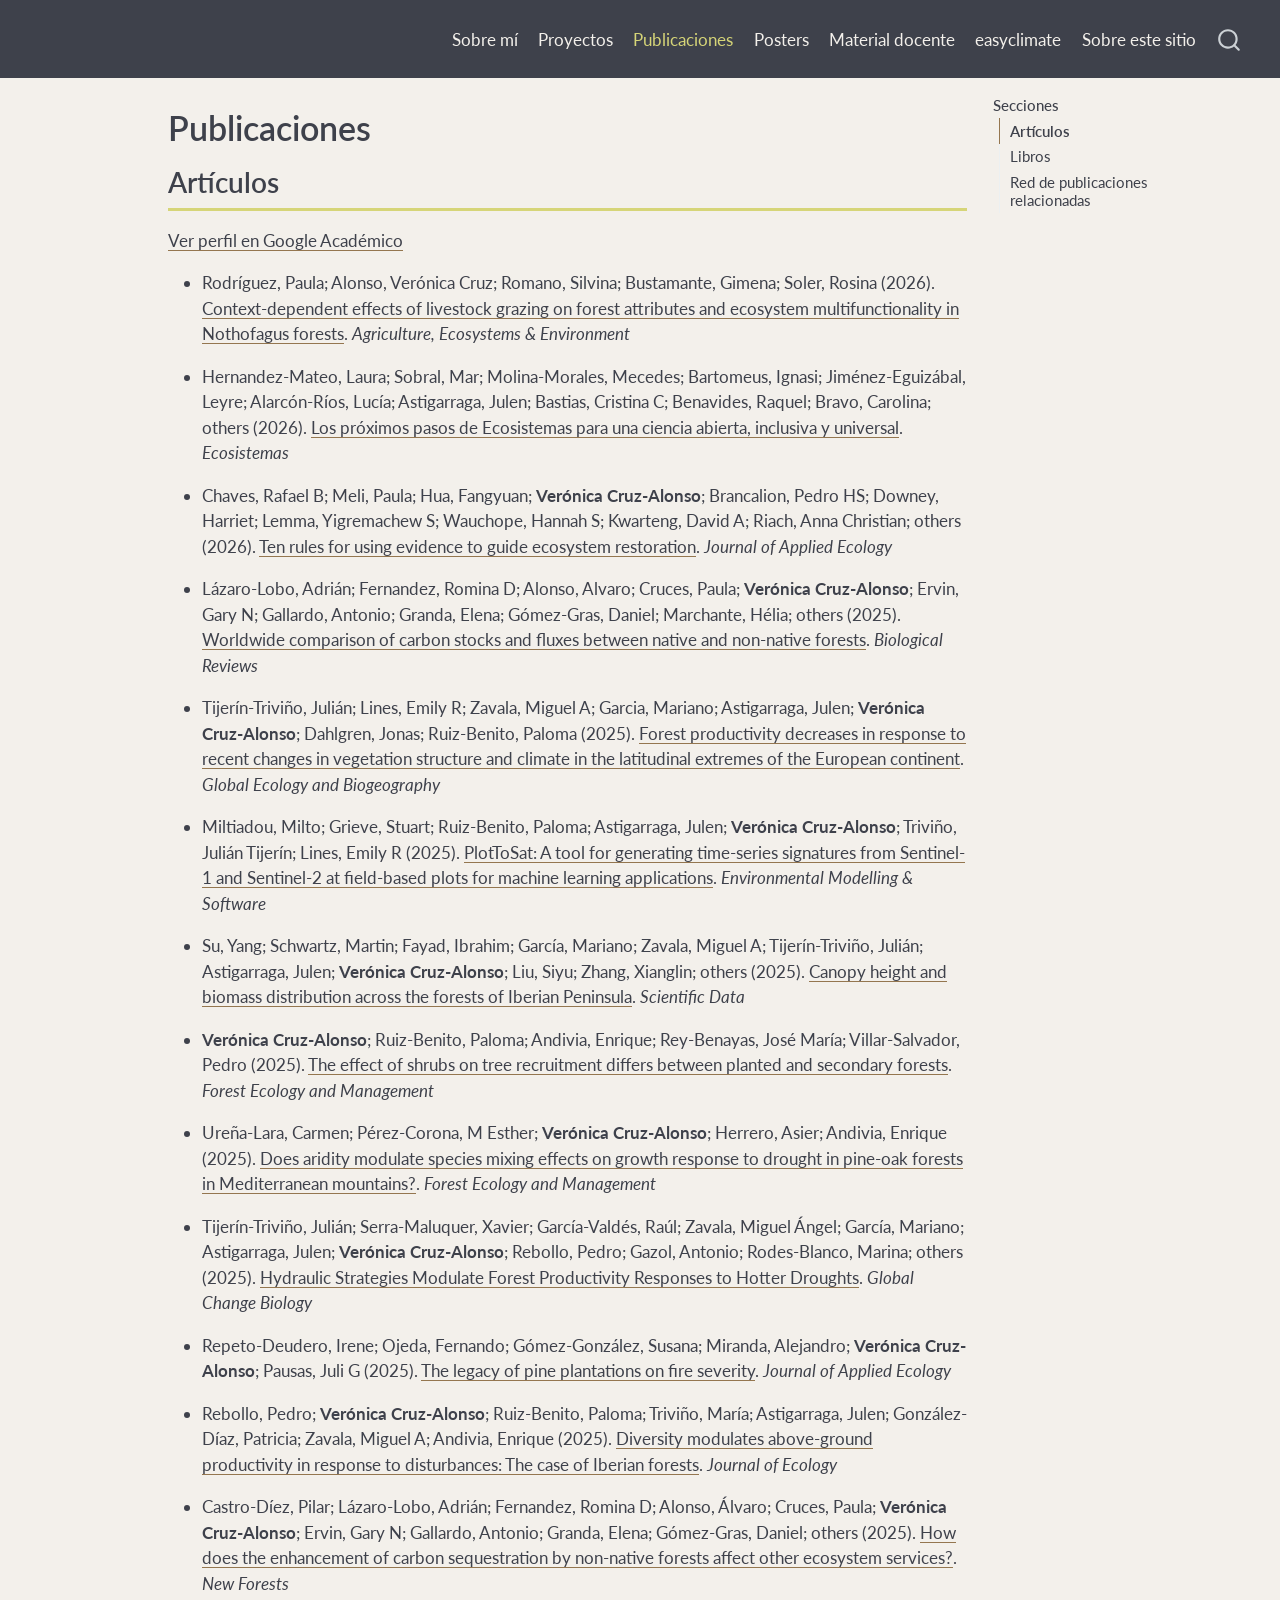
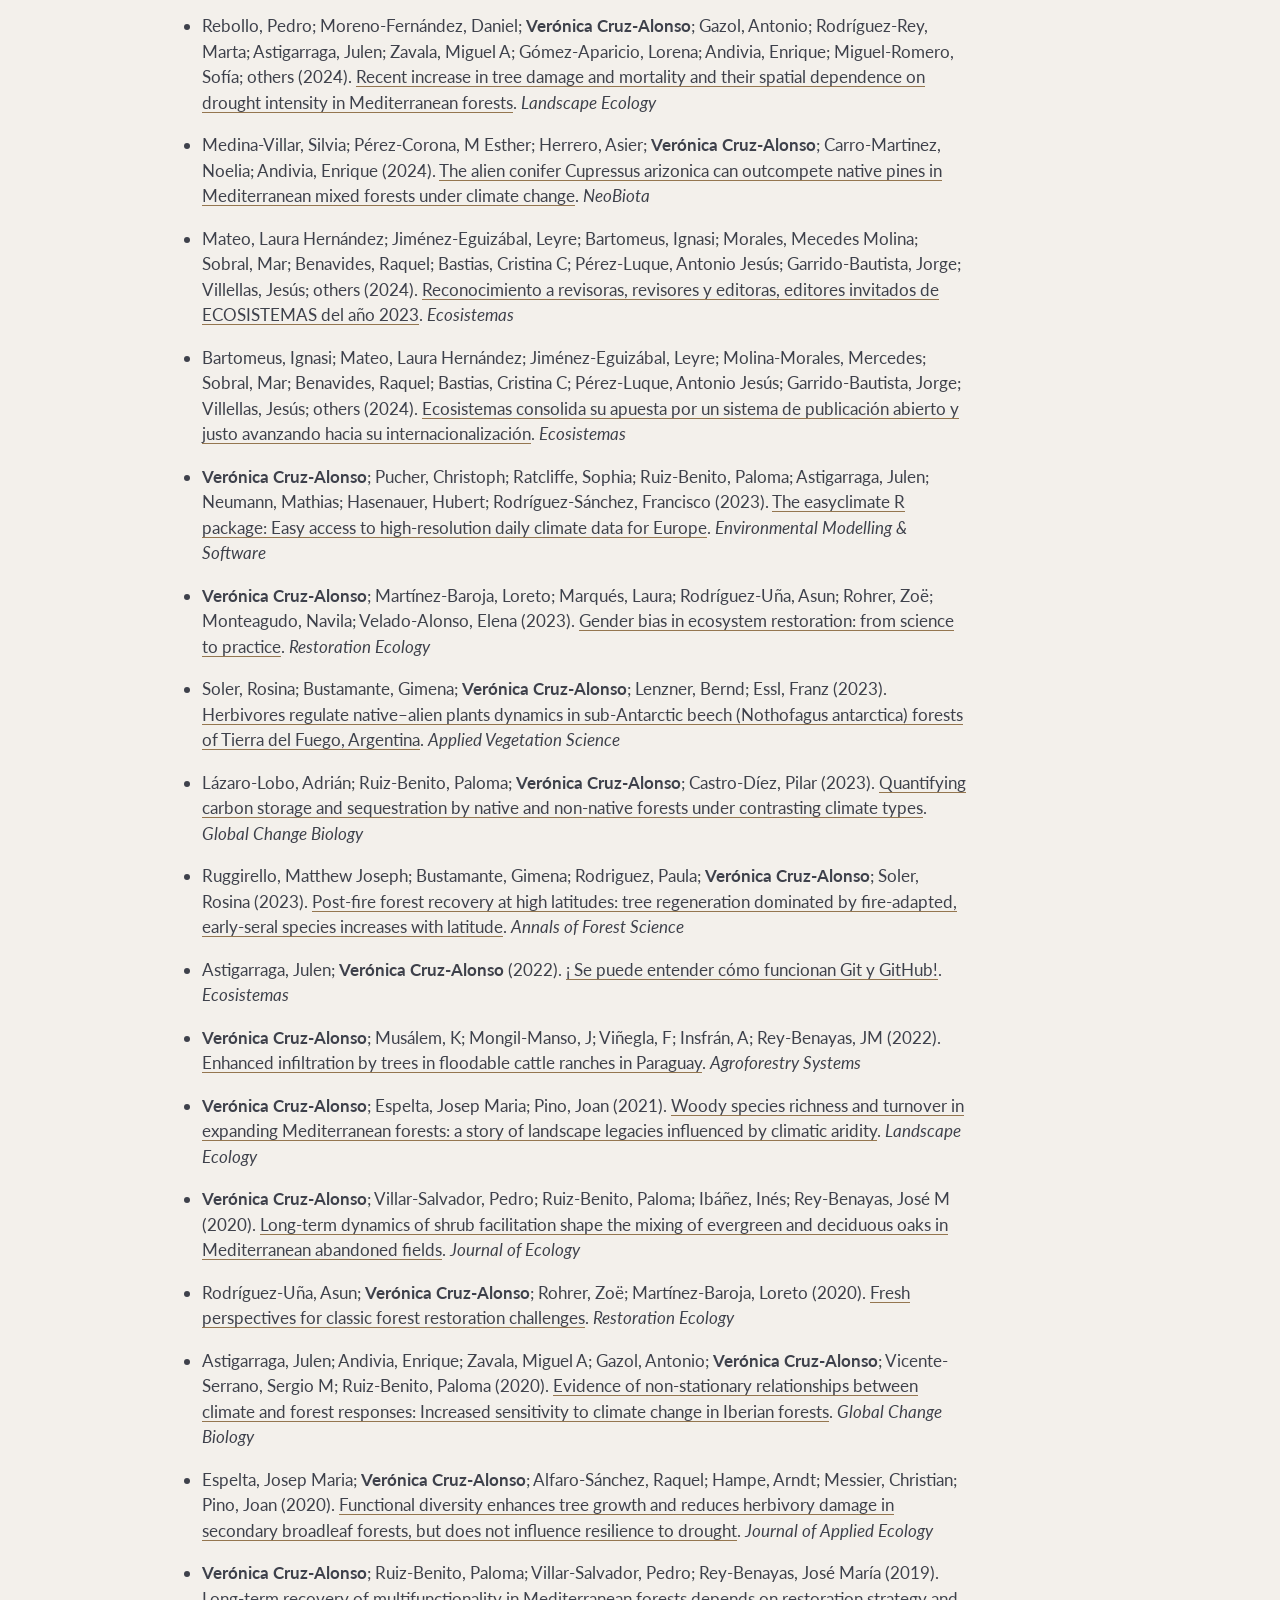
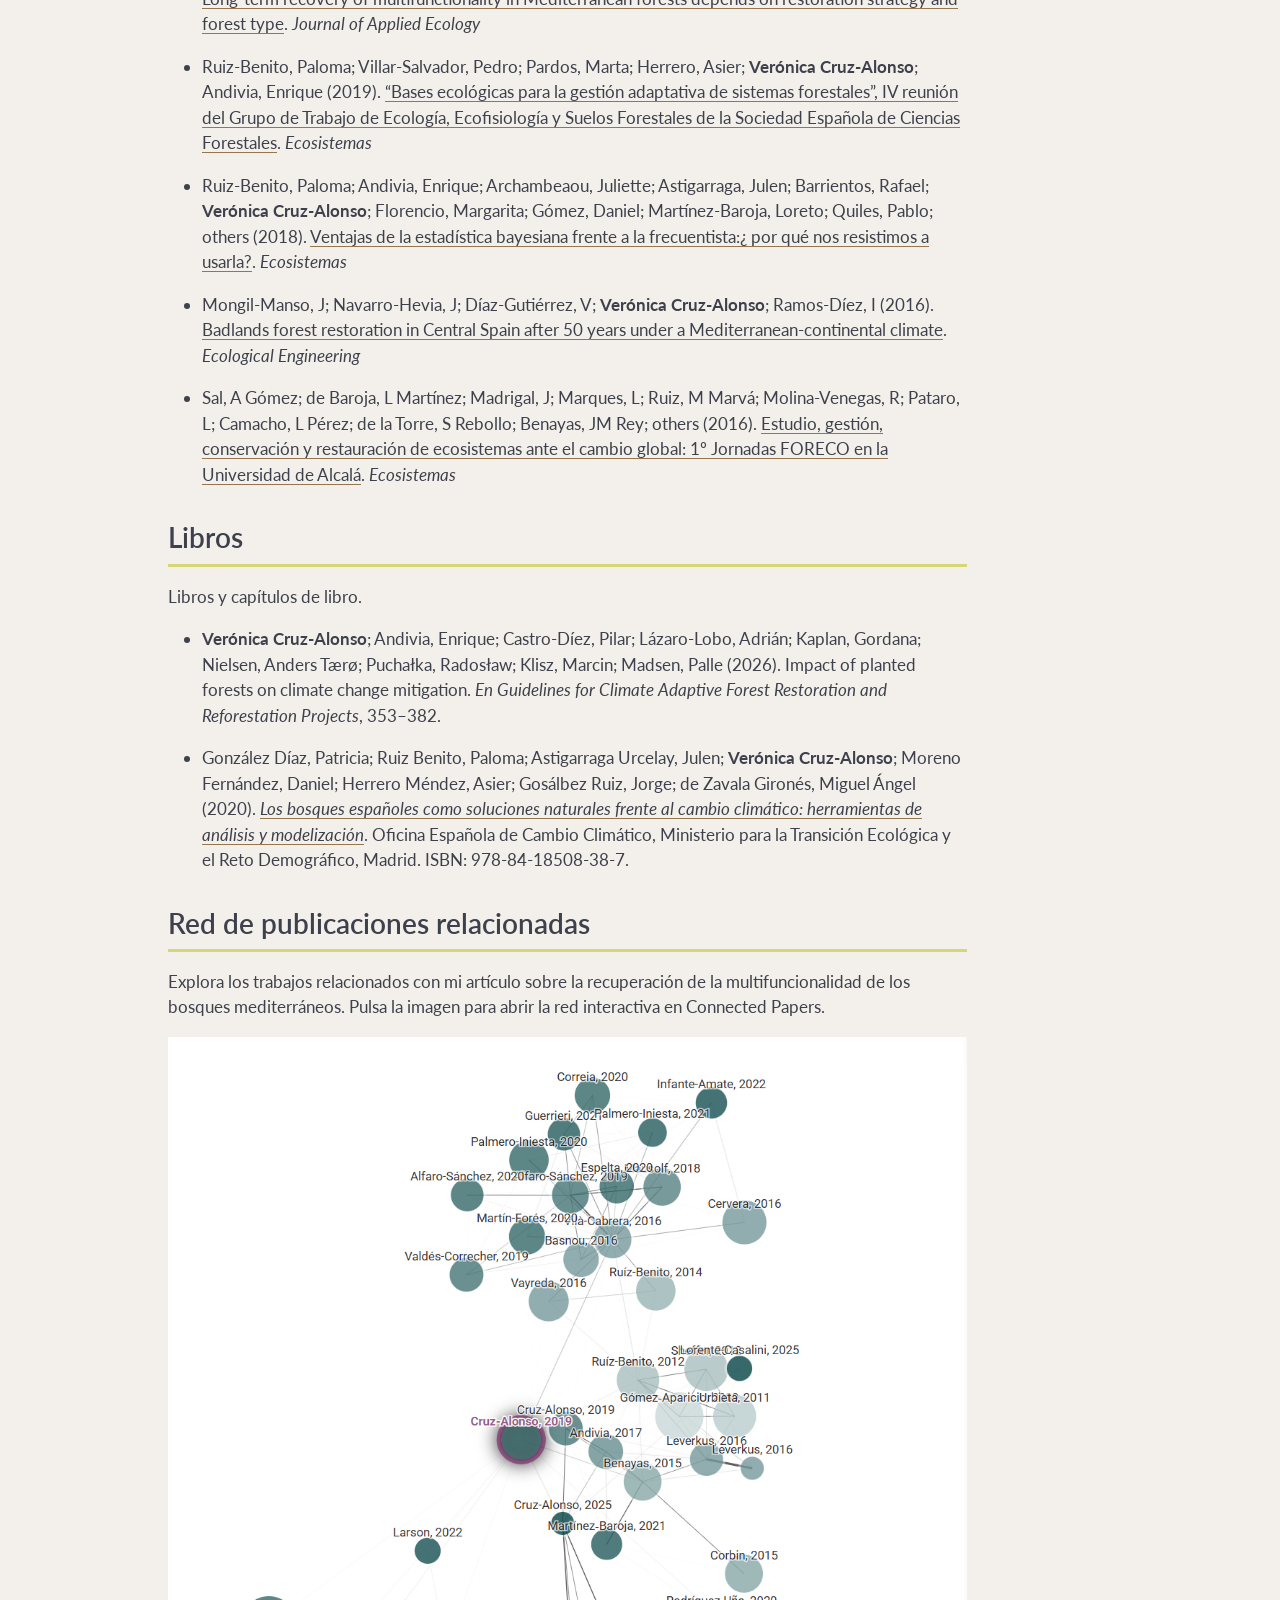
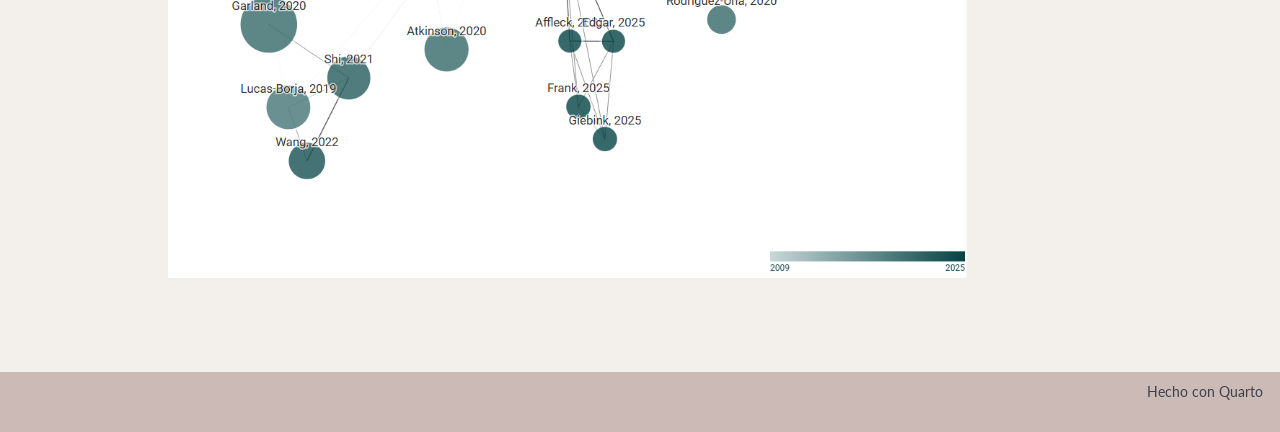
<file: Publications.html>
<!DOCTYPE html>
<html xmlns="http://www.w3.org/1999/xhtml" lang="es" xml:lang="es"><head>

<meta charset="utf-8">
<meta name="generator" content="quarto-1.11.9">

<meta name="viewport" content="width=device-width, initial-scale=1.0, user-scalable=yes">


<title>Publicaciones – Verónica Cruz-Alonso</title>
<style>
/* Default styles provided by pandoc.
** See https://pandoc.org/MANUAL.html#variables-for-html for config info.
*/
span.smallcaps{font-variant: small-caps;}
div.columns{display: flex; gap: 1.5em;}
div.column{flex: auto;}
@media screen {
div.columns{gap: min(4vw, 1.5em);}
div.column{overflow-x: auto;}
}
div.hanging-indent{margin-left: 1.5em; text-indent: -1.5em;}
ul.task-list{list-style: none;}
ul.task-list li input[type="checkbox"] {
  width: 0.8em;
  margin: 0 0.8em 0.2em -1em; /* quarto-specific, see https://github.com/quarto-dev/quarto-cli/issues/4556 */ 
  vertical-align: middle;
}
</style>


<script src="site_libs/quarto-nav/quarto-nav.js"></script>
<script src="site_libs/quarto-nav/headroom.min.js"></script>
<script src="site_libs/clipboard/clipboard.min.js"></script>
<script src="site_libs/quarto-search/autocomplete.umd.js"></script>
<script src="site_libs/quarto-search/fuse.min.js"></script>
<script src="site_libs/quarto-search/quarto-search.js"></script>
<meta name="quarto:offset" content="./">
<script src="site_libs/quarto-html/quarto.js" type="module"></script>
<script src="site_libs/quarto-html/tabsets/tabsets.js" type="module"></script>
<script src="site_libs/quarto-html/scrollable-regions/scrollable-regions.js" type="module"></script>
<script src="site_libs/quarto-html/popper.min.js"></script>
<script src="site_libs/quarto-html/tippy.umd.min.js"></script>
<script src="site_libs/quarto-html/anchor.min.js"></script>
<link href="site_libs/quarto-html/tippy.css" rel="stylesheet">
<link href="site_libs/quarto-html/quarto-syntax-highlighting-63b5708e65d6cd79cd7618c58d0c21e7.css" rel="stylesheet" id="quarto-text-highlighting-styles">
<script src="site_libs/bootstrap/bootstrap.min.js"></script>
<link href="site_libs/bootstrap/bootstrap-icons.css" rel="stylesheet">
<link href="site_libs/bootstrap/bootstrap-f34036cd3bbf2fbbf9473af14adf37da.min.css" rel="stylesheet" append-hash="true" id="quarto-bootstrap" data-mode="light">
<script id="quarto-search-options" type="application/json">{
  "location": "navbar",
  "copy-button": false,
  "collapse-after": 3,
  "panel-placement": "end",
  "type": "overlay",
  "limit": 50,
  "keyboard-shortcut": [
    "f",
    "/",
    "s"
  ],
  "show-item-context": false,
  "language": {
    "search-no-results-text": "No se han encontrado resultados",
    "search-matching-documents-text": "documentos encontrados",
    "search-copy-link-title": "Copiar el enlace en la búsqueda",
    "search-hide-matches-text": "Ocultar resultados adicionales",
    "search-more-match-text": "resultado adicional en este documento",
    "search-more-matches-text": "resultados adicionales en este documento",
    "search-clear-button-title": "Borrar",
    "search-text-placeholder": "",
    "search-detached-cancel-button-title": "Cancelar",
    "search-submit-button-title": "Enviar",
    "search-label": "Buscar"
  }
}</script>


<link rel="stylesheet" href="styles.css">
<meta property="og:title" content="Publicaciones – Verónica Cruz-Alonso">
<meta property="og:description" content="Web personal de Verónica Cruz-Alonso">
<meta property="og:image" content="https://VeruGHub.github.io/veroweb/images/connected-papers.png">
<meta property="og:site_name" content="Verónica Cruz-Alonso">
<meta property="og:image:height" content="1167">
<meta property="og:image:width" content="1108">
<meta name="twitter:title" content="Publicaciones – Verónica Cruz-Alonso">
<meta name="twitter:description" content="Web personal de Verónica Cruz-Alonso">
<meta name="twitter:image" content="https://VeruGHub.github.io/veroweb/images/connected-papers.png">
<meta name="twitter:card" content="summary_large_image">
</head>

<body class="nav-fixed quarto-light"><a id="quarto-skip-link" class="visually-hidden-focusable" href="#quarto-document-content">Saltar al contenido principal</a>

<div id="quarto-search-results"></div>
  <header id="quarto-header" class="headroom fixed-top">
    <nav class="navbar navbar-expand-lg " data-bs-theme="dark" aria-label="Sitio web">
      <div class="navbar-container container-fluid">
          <button class="navbar-toggler" type="button" data-bs-toggle="collapse" data-bs-target="#navbarCollapse" aria-controls="navbarCollapse" aria-expanded="false" aria-label="Navegación de palanca" onclick="if (window.quartoToggleHeadroom) { window.quartoToggleHeadroom(); }">
  <span class="navbar-toggler-icon"></span>
</button>
          <div class="collapse navbar-collapse" id="navbarCollapse">
            <ul class="navbar-nav navbar-nav-scroll ms-auto">
  <li class="nav-item">
    <a class="nav-link" href="./index.html"> 
<span class="menu-text">Sobre mí</span></a>
  </li>  
  <li class="nav-item">
    <a class="nav-link" href="./Projects.html"> 
<span class="menu-text">Proyectos</span></a>
  </li>  
  <li class="nav-item">
    <a class="nav-link active" href="./Publications.html" aria-current="page"> 
<span class="menu-text">Publicaciones</span></a>
  </li>  
  <li class="nav-item">
    <a class="nav-link" href="./posters.html"> 
<span class="menu-text">Posters</span></a>
  </li>  
  <li class="nav-item">
    <a class="nav-link" href="./material_docente.html"> 
<span class="menu-text">Material docente</span></a>
  </li>  
  <li class="nav-item">
    <a class="nav-link" href="https://verughub.github.io/easyclimate/"> 
<span class="menu-text">easyclimate</span></a>
  </li>  
  <li class="nav-item">
    <a class="nav-link" href="./web.html"> 
<span class="menu-text">Sobre este sitio</span></a>
  </li>  
</ul>
          </div> <!-- /navcollapse -->
            <div class="quarto-navbar-tools">
</div>
            <div id="quarto-search" class="" title="Buscar"></div>
      </div> <!-- /container-fluid -->
    </nav>
</header>
<!-- content -->
<div id="quarto-content" class="quarto-container page-columns page-rows-contents page-layout-article page-navbar">
<!-- sidebar -->
<!-- margin-sidebar -->
    <div id="quarto-margin-sidebar" class="sidebar margin-sidebar">
        <nav id="TOC" role="doc-toc" aria-labelledby="toc-title" class="toc-active">
    <h2 id="toc-title">Secciones</h2>
   
  <ul>
  <li><a href="#articulos" id="toc-articulos" class="nav-link active" data-scroll-target="#articulos">Artículos</a></li>
  <li><a href="#libros" id="toc-libros" class="nav-link" data-scroll-target="#libros">Libros</a></li>
  <li><a href="#red-de-publicaciones-relacionadas" id="toc-red-de-publicaciones-relacionadas" class="nav-link" data-scroll-target="#red-de-publicaciones-relacionadas">Red de publicaciones relacionadas</a></li>
  </ul>
</nav>
    </div>
<!-- main -->
<main class="content" id="quarto-document-content" tabindex="-1">

<header id="title-block-header" class="quarto-title-block default">
<div class="quarto-title">
<h1 class="title">Publicaciones</h1>
</div>



<div class="quarto-title-meta">

    
  
    
  </div>
  


</header>


<section id="articulos" class="level2">
<h2 class="anchored" data-anchor-id="articulos">Artículos</h2>
<p><a href="https://scholar.google.com/citations?user=mdktyS4AAAAJ&amp;hl=es">Ver perfil en Google Académico</a></p>
<ul>
<li><p>Rodríguez, Paula; Alonso, Verónica Cruz; Romano, Silvina; Bustamante, Gimena; Soler, Rosina (2026). <a href="https://scholar.google.com/scholar?q=Context-dependent%20effects%20of%20livestock%20grazing%20on%20forest%20attributes%20and%20ecosystem%20multifunctionality%20in%20Nothofagus%20forests">Context-dependent effects of livestock grazing on forest attributes and ecosystem multifunctionality in Nothofagus forests</a>. <em>Agriculture, Ecosystems &amp; Environment</em></p></li>
<li><p>Hernandez-Mateo, Laura; Sobral, Mar; Molina-Morales, Mecedes; Bartomeus, Ignasi; Jiménez-Eguizábal, Leyre; Alarcón-Ríos, Lucía; Astigarraga, Julen; Bastias, Cristina C; Benavides, Raquel; Bravo, Carolina; others (2026). <a href="https://scholar.google.com/scholar?q=Los%20pr%C3%B3ximos%20pasos%20de%20Ecosistemas%20para%20una%20ciencia%20abierta%2C%20inclusiva%20y%20universal">Los próximos pasos de Ecosistemas para una ciencia abierta, inclusiva y universal</a>. <em>Ecosistemas</em></p></li>
<li><p>Chaves, Rafael B; Meli, Paula; Hua, Fangyuan; <strong>Verónica Cruz-Alonso</strong>; Brancalion, Pedro HS; Downey, Harriet; Lemma, Yigremachew S; Wauchope, Hannah S; Kwarteng, David A; Riach, Anna Christian; others (2026). <a href="https://scholar.google.com/scholar?q=Ten%20rules%20for%20using%20evidence%20to%20guide%20ecosystem%20restoration">Ten rules for using evidence to guide ecosystem restoration</a>. <em>Journal of Applied Ecology</em></p></li>
<li><p>Lázaro-Lobo, Adrián; Fernandez, Romina D; Alonso, Alvaro; Cruces, Paula; <strong>Verónica Cruz-Alonso</strong>; Ervin, Gary N; Gallardo, Antonio; Granda, Elena; Gómez-Gras, Daniel; Marchante, Hélia; others (2025). <a href="https://scholar.google.com/scholar?q=Worldwide%20comparison%20of%20carbon%20stocks%20and%20fluxes%20between%20native%20and%20non-native%20forests">Worldwide comparison of carbon stocks and fluxes between native and non-native forests</a>. <em>Biological Reviews</em></p></li>
<li><p>Tijerín-Triviño, Julián; Lines, Emily R; Zavala, Miguel A; Garcia, Mariano; Astigarraga, Julen; <strong>Verónica Cruz-Alonso</strong>; Dahlgren, Jonas; Ruiz-Benito, Paloma (2025). <a href="https://scholar.google.com/scholar?q=Forest%20productivity%20decreases%20in%20response%20to%20recent%20changes%20in%20vegetation%20structure%20and%20climate%20in%20the%20latitudinal%20extremes%20of%20the%20European%20continent">Forest productivity decreases in response to recent changes in vegetation structure and climate in the latitudinal extremes of the European continent</a>. <em>Global Ecology and Biogeography</em></p></li>
<li><p>Miltiadou, Milto; Grieve, Stuart; Ruiz-Benito, Paloma; Astigarraga, Julen; <strong>Verónica Cruz-Alonso</strong>; Triviño, Julián Tijerín; Lines, Emily R (2025). <a href="https://scholar.google.com/scholar?q=PlotToSat%3A%20A%20tool%20for%20generating%20time-series%20signatures%20from%20Sentinel-1%20and%20Sentinel-2%20at%20field-based%20plots%20for%20machine%20learning%20applications">PlotToSat: A tool for generating time-series signatures from Sentinel-1 and Sentinel-2 at field-based plots for machine learning applications</a>. <em>Environmental Modelling &amp; Software</em></p></li>
<li><p>Su, Yang; Schwartz, Martin; Fayad, Ibrahim; García, Mariano; Zavala, Miguel A; Tijerín-Triviño, Julián; Astigarraga, Julen; <strong>Verónica Cruz-Alonso</strong>; Liu, Siyu; Zhang, Xianglin; others (2025). <a href="https://scholar.google.com/scholar?q=Canopy%20height%20and%20biomass%20distribution%20across%20the%20forests%20of%20Iberian%20Peninsula">Canopy height and biomass distribution across the forests of Iberian Peninsula</a>. <em>Scientific Data</em></p></li>
<li><p><strong>Verónica Cruz-Alonso</strong>; Ruiz-Benito, Paloma; Andivia, Enrique; Rey-Benayas, José María; Villar-Salvador, Pedro (2025). <a href="https://scholar.google.com/scholar?q=The%20effect%20of%20shrubs%20on%20tree%20recruitment%20differs%20between%20planted%20and%20secondary%20forests">The effect of shrubs on tree recruitment differs between planted and secondary forests</a>. <em>Forest Ecology and Management</em></p></li>
<li><p>Ureña-Lara, Carmen; Pérez-Corona, M Esther; <strong>Verónica Cruz-Alonso</strong>; Herrero, Asier; Andivia, Enrique (2025). <a href="https://scholar.google.com/scholar?q=Does%20aridity%20modulate%20species%20mixing%20effects%20on%20growth%20response%20to%20drought%20in%20pine-oak%20forests%20in%20Mediterranean%20mountains%3F">Does aridity modulate species mixing effects on growth response to drought in pine-oak forests in Mediterranean mountains?</a>. <em>Forest Ecology and Management</em></p></li>
<li><p>Tijerín-Triviño, Julián; Serra-Maluquer, Xavier; García-Valdés, Raúl; Zavala, Miguel Ángel; García, Mariano; Astigarraga, Julen; <strong>Verónica Cruz-Alonso</strong>; Rebollo, Pedro; Gazol, Antonio; Rodes-Blanco, Marina; others (2025). <a href="https://scholar.google.com/scholar?q=Hydraulic%20Strategies%20Modulate%20Forest%20Productivity%20Responses%20to%20Hotter%20Droughts">Hydraulic Strategies Modulate Forest Productivity Responses to Hotter Droughts</a>. <em>Global Change Biology</em></p></li>
<li><p>Repeto-Deudero, Irene; Ojeda, Fernando; Gómez-González, Susana; Miranda, Alejandro; <strong>Verónica Cruz-Alonso</strong>; Pausas, Juli G (2025). <a href="https://scholar.google.com/scholar?q=The%20legacy%20of%20pine%20plantations%20on%20fire%20severity">The legacy of pine plantations on fire severity</a>. <em>Journal of Applied Ecology</em></p></li>
<li><p>Rebollo, Pedro; <strong>Verónica Cruz-Alonso</strong>; Ruiz-Benito, Paloma; Triviño, María; Astigarraga, Julen; González-Díaz, Patricia; Zavala, Miguel A; Andivia, Enrique (2025). <a href="https://scholar.google.com/scholar?q=Diversity%20modulates%20above-ground%20productivity%20in%20response%20to%20disturbances%3A%20The%20case%20of%20Iberian%20forests">Diversity modulates above-ground productivity in response to disturbances: The case of Iberian forests</a>. <em>Journal of Ecology</em></p></li>
<li><p>Castro-Díez, Pilar; Lázaro-Lobo, Adrián; Fernandez, Romina D; Alonso, Álvaro; Cruces, Paula; <strong>Verónica Cruz-Alonso</strong>; Ervin, Gary N; Gallardo, Antonio; Granda, Elena; Gómez-Gras, Daniel; others (2025). <a href="https://scholar.google.com/scholar?q=How%20does%20the%20enhancement%20of%20carbon%20sequestration%20by%20non-native%20forests%20affect%20other%20ecosystem%20services%3F">How does the enhancement of carbon sequestration by non-native forests affect other ecosystem services?</a>. <em>New Forests</em></p></li>
<li><p>Rebollo, Pedro; Moreno-Fernández, Daniel; <strong>Verónica Cruz-Alonso</strong>; Gazol, Antonio; Rodríguez-Rey, Marta; Astigarraga, Julen; Zavala, Miguel A; Gómez-Aparicio, Lorena; Andivia, Enrique; Miguel-Romero, Sofía; others (2024). <a href="https://scholar.google.com/scholar?q=Recent%20increase%20in%20tree%20damage%20and%20mortality%20and%20their%20spatial%20dependence%20on%20drought%20intensity%20in%20Mediterranean%20forests">Recent increase in tree damage and mortality and their spatial dependence on drought intensity in Mediterranean forests</a>. <em>Landscape Ecology</em></p></li>
<li><p>Medina-Villar, Silvia; Pérez-Corona, M Esther; Herrero, Asier; <strong>Verónica Cruz-Alonso</strong>; Carro-Martinez, Noelia; Andivia, Enrique (2024). <a href="https://scholar.google.com/scholar?q=The%20alien%20conifer%20Cupressus%20arizonica%20can%20outcompete%20native%20pines%20in%20Mediterranean%20mixed%20forests%20under%20climate%20change">The alien conifer Cupressus arizonica can outcompete native pines in Mediterranean mixed forests under climate change</a>. <em>NeoBiota</em></p></li>
<li><p>Mateo, Laura Hernández; Jiménez-Eguizábal, Leyre; Bartomeus, Ignasi; Morales, Mecedes Molina; Sobral, Mar; Benavides, Raquel; Bastias, Cristina C; Pérez-Luque, Antonio Jesús; Garrido-Bautista, Jorge; Villellas, Jesús; others (2024). <a href="https://scholar.google.com/scholar?q=Reconocimiento%20a%20revisoras%2C%20revisores%20y%20editoras%2C%20editores%20invitados%20de%20ECOSISTEMAS%20del%20a%C3%B1o%202023">Reconocimiento a revisoras, revisores y editoras, editores invitados de ECOSISTEMAS del año 2023</a>. <em>Ecosistemas</em></p></li>
<li><p>Bartomeus, Ignasi; Mateo, Laura Hernández; Jiménez-Eguizábal, Leyre; Molina-Morales, Mercedes; Sobral, Mar; Benavides, Raquel; Bastias, Cristina C; Pérez-Luque, Antonio Jesús; Garrido-Bautista, Jorge; Villellas, Jesús; others (2024). <a href="https://scholar.google.com/scholar?q=Ecosistemas%20consolida%20su%20apuesta%20por%20un%20sistema%20de%20publicaci%C3%B3n%20abierto%20y%20justo%20avanzando%20hacia%20su%20internacionalizaci%C3%B3n">Ecosistemas consolida su apuesta por un sistema de publicación abierto y justo avanzando hacia su internacionalización</a>. <em>Ecosistemas</em></p></li>
<li><p><strong>Verónica Cruz-Alonso</strong>; Pucher, Christoph; Ratcliffe, Sophia; Ruiz-Benito, Paloma; Astigarraga, Julen; Neumann, Mathias; Hasenauer, Hubert; Rodríguez-Sánchez, Francisco (2023). <a href="https://scholar.google.com/scholar?q=The%20easyclimate%20R%20package%3A%20Easy%20access%20to%20high-resolution%20daily%20climate%20data%20for%20Europe">The easyclimate R package: Easy access to high-resolution daily climate data for Europe</a>. <em>Environmental Modelling &amp; Software</em></p></li>
<li><p><strong>Verónica Cruz-Alonso</strong>; Martínez-Baroja, Loreto; Marqués, Laura; Rodríguez-Uña, Asun; Rohrer, Zoë; Monteagudo, Navila; Velado-Alonso, Elena (2023). <a href="https://scholar.google.com/scholar?q=Gender%20bias%20in%20ecosystem%20restoration%3A%20from%20science%20to%20practice">Gender bias in ecosystem restoration: from science to practice</a>. <em>Restoration Ecology</em></p></li>
<li><p>Soler, Rosina; Bustamante, Gimena; <strong>Verónica Cruz-Alonso</strong>; Lenzner, Bernd; Essl, Franz (2023). <a href="https://scholar.google.com/scholar?q=Herbivores%20regulate%20native%E2%80%93alien%20plants%20dynamics%20in%20sub-Antarctic%20beech%20%28Nothofagus%20antarctica%29%20forests%20of%20Tierra%20del%20Fuego%2C%20Argentina">Herbivores regulate native–alien plants dynamics in sub-Antarctic beech (Nothofagus antarctica) forests of Tierra del Fuego, Argentina</a>. <em>Applied Vegetation Science</em></p></li>
<li><p>Lázaro-Lobo, Adrián; Ruiz-Benito, Paloma; <strong>Verónica Cruz-Alonso</strong>; Castro-Díez, Pilar (2023). <a href="https://scholar.google.com/scholar?q=Quantifying%20carbon%20storage%20and%20sequestration%20by%20native%20and%20non-native%20forests%20under%20contrasting%20climate%20types">Quantifying carbon storage and sequestration by native and non-native forests under contrasting climate types</a>. <em>Global Change Biology</em></p></li>
<li><p>Ruggirello, Matthew Joseph; Bustamante, Gimena; Rodriguez, Paula; <strong>Verónica Cruz-Alonso</strong>; Soler, Rosina (2023). <a href="https://scholar.google.com/scholar?q=Post-fire%20forest%20recovery%20at%20high%20latitudes%3A%20tree%20regeneration%20dominated%20by%20fire-adapted%2C%20early-seral%20species%20increases%20with%20latitude">Post-fire forest recovery at high latitudes: tree regeneration dominated by fire-adapted, early-seral species increases with latitude</a>. <em>Annals of Forest Science</em></p></li>
<li><p>Astigarraga, Julen; <strong>Verónica Cruz-Alonso</strong> (2022). <a href="https://scholar.google.com/scholar?q=%C2%A1%20Se%20puede%20entender%20c%C3%B3mo%20funcionan%20Git%20y%20GitHub%21">¡ Se puede entender cómo funcionan Git y GitHub!</a>. <em>Ecosistemas</em></p></li>
<li><p><strong>Verónica Cruz-Alonso</strong>; Musálem, K; Mongil-Manso, J; Viñegla, F; Insfrán, A; Rey-Benayas, JM (2022). <a href="https://scholar.google.com/scholar?q=Enhanced%20infiltration%20by%20trees%20in%20floodable%20cattle%20ranches%20in%20Paraguay">Enhanced infiltration by trees in floodable cattle ranches in Paraguay</a>. <em>Agroforestry Systems</em></p></li>
<li><p><strong>Verónica Cruz-Alonso</strong>; Espelta, Josep Maria; Pino, Joan (2021). <a href="https://scholar.google.com/scholar?q=Woody%20species%20richness%20and%20turnover%20in%20expanding%20Mediterranean%20forests%3A%20a%20story%20of%20landscape%20legacies%20influenced%20by%20climatic%20aridity">Woody species richness and turnover in expanding Mediterranean forests: a story of landscape legacies influenced by climatic aridity</a>. <em>Landscape Ecology</em></p></li>
<li><p><strong>Verónica Cruz-Alonso</strong>; Villar-Salvador, Pedro; Ruiz-Benito, Paloma; Ibáñez, Inés; Rey-Benayas, José M (2020). <a href="https://scholar.google.com/scholar?q=Long-term%20dynamics%20of%20shrub%20facilitation%20shape%20the%20mixing%20of%20evergreen%20and%20deciduous%20oaks%20in%20Mediterranean%20abandoned%20fields">Long-term dynamics of shrub facilitation shape the mixing of evergreen and deciduous oaks in Mediterranean abandoned fields</a>. <em>Journal of Ecology</em></p></li>
<li><p>Rodríguez-Uña, Asun; <strong>Verónica Cruz-Alonso</strong>; Rohrer, Zoë; Martínez-Baroja, Loreto (2020). <a href="https://scholar.google.com/scholar?q=Fresh%20perspectives%20for%20classic%20forest%20restoration%20challenges">Fresh perspectives for classic forest restoration challenges</a>. <em>Restoration Ecology</em></p></li>
<li><p>Astigarraga, Julen; Andivia, Enrique; Zavala, Miguel A; Gazol, Antonio; <strong>Verónica Cruz-Alonso</strong>; Vicente-Serrano, Sergio M; Ruiz-Benito, Paloma (2020). <a href="https://scholar.google.com/scholar?q=Evidence%20of%20non-stationary%20relationships%20between%20climate%20and%20forest%20responses%3A%20Increased%20sensitivity%20to%20climate%20change%20in%20Iberian%20forests">Evidence of non-stationary relationships between climate and forest responses: Increased sensitivity to climate change in Iberian forests</a>. <em>Global Change Biology</em></p></li>
<li><p>Espelta, Josep Maria; <strong>Verónica Cruz-Alonso</strong>; Alfaro-Sánchez, Raquel; Hampe, Arndt; Messier, Christian; Pino, Joan (2020). <a href="https://scholar.google.com/scholar?q=Functional%20diversity%20enhances%20tree%20growth%20and%20reduces%20herbivory%20damage%20in%20secondary%20broadleaf%20forests%2C%20but%20does%20not%20influence%20resilience%20to%20drought">Functional diversity enhances tree growth and reduces herbivory damage in secondary broadleaf forests, but does not influence resilience to drought</a>. <em>Journal of Applied Ecology</em></p></li>
<li><p><strong>Verónica Cruz-Alonso</strong>; Ruiz-Benito, Paloma; Villar-Salvador, Pedro; Rey-Benayas, José María (2019). <a href="https://scholar.google.com/scholar?q=Long-term%20recovery%20of%20multifunctionality%20in%20Mediterranean%20forests%20depends%20on%20restoration%20strategy%20and%20forest%20type">Long-term recovery of multifunctionality in Mediterranean forests depends on restoration strategy and forest type</a>. <em>Journal of Applied Ecology</em></p></li>
<li><p>Ruiz-Benito, Paloma; Villar-Salvador, Pedro; Pardos, Marta; Herrero, Asier; <strong>Verónica Cruz-Alonso</strong>; Andivia, Enrique (2019). <a href="https://scholar.google.com/scholar?q=%E2%80%9CBases%20ecol%C3%B3gicas%20para%20la%20gesti%C3%B3n%20adaptativa%20de%20sistemas%20forestales%E2%80%9D%2C%20IV%20reuni%C3%B3n%20del%20Grupo%20de%20Trabajo%20de%20Ecolog%C3%ADa%2C%20Ecofisiolog%C3%ADa%20y%20Suelos%20Forestales%20de%20la%20Sociedad%20Espa%C3%B1ola%20de%20Ciencias%20Forestales">“Bases ecológicas para la gestión adaptativa de sistemas forestales”, IV reunión del Grupo de Trabajo de Ecología, Ecofisiología y Suelos Forestales de la Sociedad Española de Ciencias Forestales</a>. <em>Ecosistemas</em></p></li>
<li><p>Ruiz-Benito, Paloma; Andivia, Enrique; Archambeaou, Juliette; Astigarraga, Julen; Barrientos, Rafael; <strong>Verónica Cruz-Alonso</strong>; Florencio, Margarita; Gómez, Daniel; Martínez-Baroja, Loreto; Quiles, Pablo; others (2018). <a href="https://scholar.google.com/scholar?q=Ventajas%20de%20la%20estad%C3%ADstica%20bayesiana%20frente%20a%20la%20frecuentista%3A%C2%BF%20por%20qu%C3%A9%20nos%20resistimos%20a%20usarla%3F">Ventajas de la estadística bayesiana frente a la frecuentista:¿ por qué nos resistimos a usarla?</a>. <em>Ecosistemas</em></p></li>
<li><p>Mongil-Manso, J; Navarro-Hevia, J; Díaz-Gutiérrez, V; <strong>Verónica Cruz-Alonso</strong>; Ramos-Díez, I (2016). <a href="https://scholar.google.com/scholar?q=Badlands%20forest%20restoration%20in%20Central%20Spain%20after%2050%20years%20under%20a%20Mediterranean-continental%20climate">Badlands forest restoration in Central Spain after 50 years under a Mediterranean-continental climate</a>. <em>Ecological Engineering</em></p></li>
<li><p>Sal, A Gómez; de Baroja, L Martínez; Madrigal, J; Marques, L; Ruiz, M Marvá; Molina-Venegas, R; Pataro, L; Camacho, L Pérez; de la Torre, S Rebollo; Benayas, JM Rey; others (2016). <a href="https://scholar.google.com/scholar?q=Estudio%2C%20gesti%C3%B3n%2C%20conservaci%C3%B3n%20y%20restauraci%C3%B3n%20de%20ecosistemas%20ante%20el%20cambio%20global%3A%201%C2%BA%20Jornadas%20FORECO%20en%20la%20Universidad%20de%20Alcal%C3%A1">Estudio, gestión, conservación y restauración de ecosistemas ante el cambio global: 1º Jornadas FORECO en la Universidad de Alcalá</a>. <em>Ecosistemas</em></p></li>
</ul>
</section>
<section id="libros" class="level2">
<h2 class="anchored" data-anchor-id="libros">Libros</h2>
<p>Libros y capítulos de libro.</p>
<ul>
<li><p><strong>Verónica Cruz-Alonso</strong>; Andivia, Enrique; Castro-Díez, Pilar; Lázaro-Lobo, Adrián; Kaplan, Gordana; Nielsen, Anders Tærø; Puchałka, Radosław; Klisz, Marcin; Madsen, Palle (2026). Impact of planted forests on climate change mitigation. <em>En Guidelines for Climate Adaptive Forest Restoration and Reforestation Projects</em>, 353–382.</p></li>
<li><p>González Díaz, Patricia; Ruiz Benito, Paloma; Astigarraga Urcelay, Julen; <strong>Verónica Cruz-Alonso</strong>; Moreno Fernández, Daniel; Herrero Méndez, Asier; Gosálbez Ruiz, Jorge; de Zavala Gironés, Miguel Ángel (2020). <em><a href="https://www.miteco.gob.es/content/dam/miteco/es/biodiversidad/publicaciones/bosques_cambio_climatico_web_tcm30-522734.pdf">Los bosques españoles como soluciones naturales frente al cambio climático: herramientas de análisis y modelización</a></em>. Oficina Española de Cambio Climático, Ministerio para la Transición Ecológica y el Reto Demográfico, Madrid. ISBN: 978-84-18508-38-7.</p></li>
</ul>
</section>
<section id="red-de-publicaciones-relacionadas" class="level2">
<h2 class="anchored" data-anchor-id="red-de-publicaciones-relacionadas">Red de publicaciones relacionadas</h2>
<p>Explora los trabajos relacionados con mi artículo sobre la recuperación de la multifuncionalidad de los bosques mediterráneos. Pulsa la imagen para abrir la red interactiva en Connected Papers.</p>
<p><a href="https://www.connectedpapers.com/main/c013712608b8fe5a2eacf944b565e1ed44b9d5cf/Long%E2%80%90term-recovery-of-multifunctionality-in-Mediterranean-forests-depends-on-restoration-strategy-and-forest-type/graph" target="_blank" rel="noopener noreferrer"><img src="images/connected-papers.png" class="img-fluid" style="width:100.0%"></a></p>


</section>

</main> <!-- /main -->
<script id="quarto-html-after-body" type="application/javascript">
  window.document.addEventListener("DOMContentLoaded", function (event) {
    const icon = "";
    const anchorJS = new window.AnchorJS();
    anchorJS.options = {
      placement: 'right',
      icon: icon
    };
    anchorJS.add('.anchored');
    const isCodeAnnotation = (el) => {
      for (const clz of el.classList) {
        if (clz.startsWith('code-annotation-')) {                     
          return true;
        }
      }
      return false;
    }
    const onCopySuccess = function(e) {
      // button target
      const button = e.trigger;
      // don't keep focus
      button.blur();
      // flash "checked"
      button.classList.add('code-copy-button-checked');
      var currentTitle = button.getAttribute("title");
      button.setAttribute("title", "Copiado");
      let tooltip;
      if (window.bootstrap) {
        button.setAttribute("data-bs-toggle", "tooltip");
        button.setAttribute("data-bs-placement", "left");
        button.setAttribute("data-bs-title", "Copiado");
        tooltip = new bootstrap.Tooltip(button, 
          { trigger: "manual", 
            customClass: "code-copy-button-tooltip",
            offset: [0, -8]});
        tooltip.show();    
      }
      setTimeout(function() {
        if (tooltip) {
          tooltip.hide();
          button.removeAttribute("data-bs-title");
          button.removeAttribute("data-bs-toggle");
          button.removeAttribute("data-bs-placement");
        }
        button.setAttribute("title", currentTitle);
        button.classList.remove('code-copy-button-checked');
      }, 1000);
      // clear code selection
      e.clearSelection();
    }
    const getTextToCopy = function(trigger) {
      const outerScaffold = trigger.parentElement.cloneNode(true);
      const codeEl = outerScaffold.querySelector('code');
      for (const childEl of codeEl.children) {
        if (isCodeAnnotation(childEl)) {
          childEl.remove();
        }
      }
      return codeEl.innerText;
    }
    const clipboard = new window.ClipboardJS('.code-copy-button:not([data-in-quarto-modal])', {
      text: getTextToCopy
    });
    clipboard.on('success', onCopySuccess);
    if (window.document.getElementById('quarto-embedded-source-code-modal')) {
      const clipboardModal = new window.ClipboardJS('.code-copy-button[data-in-quarto-modal]', {
        text: getTextToCopy,
        container: window.document.getElementById('quarto-embedded-source-code-modal')
      });
      clipboardModal.on('success', onCopySuccess);
    }
      var localhostRegex = new RegExp(/^(?:http|https):\/\/localhost\:?[0-9]*\//);
      var mailtoRegex = new RegExp(/^mailto:/);
        var filterRegex = new RegExp("https:\/\/VeruGHub\.github\.io\/veroweb\/");
      var isInternal = (href) => {
          return filterRegex.test(href) || localhostRegex.test(href) || mailtoRegex.test(href);
      }
      // Inspect non-navigation links and adorn them if external
      window.quartoDecorateExternalLinks = function (root) {
     var links = (root || window.document).querySelectorAll('a[href]:not(.nav-link):not(.navbar-brand):not(.toc-action):not(.sidebar-link):not(.sidebar-item-toggle):not(.pagination-link):not(.no-external):not([aria-hidden]):not(.dropdown-item):not(.quarto-navigation-tool):not(.about-link)');
      for (var i=0; i<links.length; i++) {
        const link = links[i];
        if (!isInternal(link.href)) {
          // undo the damage that might have been done by quarto-nav.js in the case of
          // links that we want to consider external
          if (link.dataset.originalHref !== undefined) {
            link.href = link.dataset.originalHref;
          }
          if (!link.classList.contains('no-external-icon')) {
          }
        }
      }
      };
      window.quartoDecorateExternalLinks(window.document);
    // Esc closes the popup (WCAG 1.4.13) and focus leaving both trigger and
    // popup closes it (WCAG 2.4.11); tippy handles neither for interactive popups.
    const hideOnEscAndFocusOut = {
      name: 'hideOnEscAndFocusOut',
      defaultValue: true,
      fn(instance) {
        const dismiss = () => {
          // A show scheduled by the trigger delay would otherwise reopen it
          instance.clearDelayTimeouts();
          instance.hide();
        };
        const onKeyDown = (event) => {
          if (event.key !== 'Escape') {
            return;
          }
          // Keep Esc from also reaching page handlers (e.g. reveal.js overview),
          // except an open reveal.js slide menu, which Esc should close too.
          // The menu handles keys only when its keyboard option is on.
          const menuHandlesEsc = window.Reveal?.getPlugin?.('menu')?.isOpen() &&
            window.Reveal.getConfig().menu?.keyboard !== false;
          if (!menuHandlesEsc) {
            event.stopPropagation();
          }
          if (instance.popper.contains(window.document.activeElement)) {
            // Disabled while refocusing so the focus trigger does not reopen it
            instance.disable();
            instance.reference.focus();
            instance.enable();
          }
          dismiss();
        };
        const onFocusOut = (event) => {
          const target = event.relatedTarget;
          if (target && !instance.reference.contains(target) &&
              !instance.popper.contains(target)) {
            dismiss();
          }
        };
        // On the trigger too: a click trigger (code-annotations: select) has no
        // blur handling. Attached for the instance's lifetime so leaving the
        // trigger also cancels a show still pending on the trigger delay.
        instance.reference.addEventListener('focusout', onFocusOut);
        return {
          onShow() {
            window.document.addEventListener('keydown', onKeyDown, true);
            instance.popper.addEventListener('focusout', onFocusOut);
          },
          onHide() {
            window.document.removeEventListener('keydown', onKeyDown, true);
            instance.popper.removeEventListener('focusout', onFocusOut);
          },
          onDestroy() {
            instance.reference.removeEventListener('focusout', onFocusOut);
          },
        };
      },
    };
    function tippyHover(el, contentFn, onTriggerFn, onUntriggerFn) {
      const config = {
        allowHTML: true,
        maxWidth: 500,
        delay: 100,
        arrow: false,
        appendTo: function(el) {
            return el.parentElement;
        },
        interactive: true,
        interactiveBorder: 10,
        theme: 'quarto',
        placement: 'bottom-start',
        plugins: [hideOnEscAndFocusOut],
      };
      if (contentFn) {
        config.content = contentFn;
      }
      if (onTriggerFn) {
        config.onTrigger = onTriggerFn;
      }
      if (onUntriggerFn) {
        config.onUntrigger = onUntriggerFn;
      }
      window.tippy(el, config); 
    }
    const noterefs = window.document.querySelectorAll('a[role="doc-noteref"]');
    for (var i=0; i<noterefs.length; i++) {
      const ref = noterefs[i];
      tippyHover(ref, function() {
        // use id or data attribute instead here
        let href = ref.getAttribute('data-footnote-href') || ref.getAttribute('href');
        try { href = new URL(href).hash; } catch {}
        const id = href.replace(/^#\/?/, "");
        const note = window.document.getElementById(id);
        if (note) {
          return note.innerHTML;
        } else {
          return "";
        }
      });
    }
    const xrefs = window.document.querySelectorAll('a.quarto-xref');
    const processXRef = (id, note) => {
      // Strip column container classes
      const stripColumnClz = (el) => {
        el.classList.remove("page-full", "page-columns");
        if (el.children) {
          for (const child of el.children) {
            stripColumnClz(child);
          }
        }
      }
      stripColumnClz(note)
      if (id === null || id.startsWith('sec-')) {
        // Special case sections, only their first couple elements
        const container = document.createElement("div");
        if (note.children && note.children.length > 2) {
          container.appendChild(note.children[0].cloneNode(true));
          for (let i = 1; i < note.children.length; i++) {
            const child = note.children[i];
            if (child.tagName === "P" && child.innerText === "") {
              continue;
            } else {
              container.appendChild(child.cloneNode(true));
              break;
            }
          }
          if (window.Quarto?.typesetMath) {
            window.Quarto.typesetMath(container);
          }
          return container.innerHTML
        } else {
          if (window.Quarto?.typesetMath) {
            window.Quarto.typesetMath(note);
          }
          return note.innerHTML;
        }
      } else {
        // Remove any anchor links if they are present
        const anchorLink = note.querySelector('a.anchorjs-link');
        if (anchorLink) {
          anchorLink.remove();
        }
        if (window.Quarto?.typesetMath) {
          window.Quarto.typesetMath(note);
        }
        if (note.classList.contains("callout")) {
          return note.outerHTML;
        } else {
          return note.innerHTML;
        }
      }
    }
    for (var i=0; i<xrefs.length; i++) {
      const xref = xrefs[i];
      tippyHover(xref, undefined, function(instance) {
        instance.disable();
        let url = xref.getAttribute('href');
        let hash = undefined; 
        if (url.startsWith('#')) {
          hash = url;
        } else {
          try { hash = new URL(url).hash; } catch {}
        }
        if (hash) {
          const id = hash.replace(/^#\/?/, "");
          const note = window.document.getElementById(id);
          if (note !== null) {
            try {
              const html = processXRef(id, note.cloneNode(true));
              instance.setContent(html);
            } finally {
              instance.enable();
              instance.show();
            }
          } else {
            // See if we can fetch this
            fetch(url.split('#')[0])
            .then(res => res.text())
            .then(html => {
              const parser = new DOMParser();
              const htmlDoc = parser.parseFromString(html, "text/html");
              const note = htmlDoc.getElementById(id);
              if (note !== null) {
                const html = processXRef(id, note);
                instance.setContent(html);
              } 
            }).finally(() => {
              instance.enable();
              instance.show();
            });
          }
        } else {
          // See if we can fetch a full url (with no hash to target)
          // This is a special case and we should probably do some content thinning / targeting
          fetch(url)
          .then(res => res.text())
          .then(html => {
            const parser = new DOMParser();
            const htmlDoc = parser.parseFromString(html, "text/html");
            const note = htmlDoc.querySelector('main.content');
            if (note !== null) {
              // This should only happen for chapter cross references
              // (since there is no id in the URL)
              // remove the first header
              if (note.children.length > 0 && note.children[0].tagName === "HEADER") {
                note.children[0].remove();
              }
              const html = processXRef(null, note);
              instance.setContent(html);
            } 
          }).finally(() => {
            instance.enable();
            instance.show();
          });
        }
      }, function(instance) {
      });
    }
        let selectedAnnoteEl;
        const selectorForAnnotation = ( cell, annotation) => {
          let cellAttr = 'data-code-cell="' + cell + '"';
          let lineAttr = 'data-code-annotation="' +  annotation + '"';
          const selector = 'span[' + cellAttr + '][' + lineAttr + ']';
          return selector;
        }
        const selectCodeLines = (annoteEl) => {
          const doc = window.document;
          const targetCell = annoteEl.getAttribute("data-target-cell");
          const targetAnnotation = annoteEl.getAttribute("data-target-annotation");
          const annoteSpan = window.document.querySelector(selectorForAnnotation(targetCell, targetAnnotation));
          const lines = annoteSpan.getAttribute("data-code-lines").split(",");
          const lineIds = lines.map((line) => {
            return targetCell + "-" + line;
          })
          // Each band is positioned against its own containing block, which is
          // not the offsetParent of the lines, so place it from client rects.
          const placeBand = (band, firstEl, lastEl, codeBlock) => {
            const container = band.offsetParent;
            if (container === null) {
              return;
            }
            const containerRect = container.getBoundingClientRect();
            // Reveal.js scales slides with a transform, so convert client
            // pixels back to the CSS pixels of the container.
            const scale = containerRect.height / container.offsetHeight || 1;
            const firstRect = firstEl.getBoundingClientRect();
            const lastRect = lastEl.getBoundingClientRect();
            const top = (firstRect.top - containerRect.top) / scale - container.clientTop + container.scrollTop;
            const height = (lastRect.bottom - firstRect.top) / scale;
            band.style.top = top - 2 + "px";
            band.style.height = height + 4 + "px";
            if (codeBlock) {
              // Without the copy button wrapper, the containing block is wider
              // than the code block, so span the code block explicitly.
              const blockRect = codeBlock.getBoundingClientRect();
              band.style.left = (blockRect.left - containerRect.left) / scale - container.clientLeft + container.scrollLeft + "px";
              band.style.width = blockRect.width / scale + "px";
            }
          };
          if (lineIds.length > 0) {
            const el = window.document.getElementById(lineIds[0]);
            const lastEl = window.document.getElementById(lineIds[lineIds.length - 1]);
            const parent = el.parentElement.parentElement;
            // cook up a div (if necessary) and position it
            let div = window.document.getElementById("code-annotation-line-highlight");
            if (div === null) {
              div = window.document.createElement("div");
              div.setAttribute("id", "code-annotation-line-highlight");
              div.style.position = 'absolute';
              parent.appendChild(div);
            }
            placeBand(div, el, lastEl, parent.closest("div.sourceCode") || parent);
            let gutterDiv = window.document.getElementById("code-annotation-line-highlight-gutter");
            if (gutterDiv === null) {
              gutterDiv = window.document.createElement("div");
              gutterDiv.setAttribute("id", "code-annotation-line-highlight-gutter");
              gutterDiv.style.position = 'absolute';
              const codeCell = window.document.getElementById(targetCell);
              const gutter = codeCell.querySelector('.code-annotation-gutter');
              gutter.appendChild(gutterDiv);
            }
            placeBand(gutterDiv, el, lastEl);
            selectedAnnoteEl = annoteEl;
          }
        };
        const unselectCodeLines = () => {
          const elementsIds = ["code-annotation-line-highlight", "code-annotation-line-highlight-gutter"];
          elementsIds.forEach((elId) => {
            const div = window.document.getElementById(elId);
            if (div) {
              div.remove();
            }
          });
          selectedAnnoteEl = undefined;
        };
          // Handle positioning of the toggle
      window.addEventListener(
        "resize",
        throttle(() => {
          elRect = undefined;
          if (selectedAnnoteEl) {
            selectCodeLines(selectedAnnoteEl);
          }
        }, 10)
      );
      function throttle(fn, ms) {
      let throttle = false;
      let timer;
        return (...args) => {
          if(!throttle) { // first call gets through
              fn.apply(this, args);
              throttle = true;
          } else { // all the others get throttled
              if(timer) clearTimeout(timer); // cancel #2
              timer = setTimeout(() => {
                fn.apply(this, args);
                timer = throttle = false;
              }, ms);
          }
        };
      }
        // Attach click handler to the DT
        const annoteDls = window.document.querySelectorAll('dt[data-target-cell]');
        for (const annoteDlNode of annoteDls) {
          annoteDlNode.addEventListener('click', (event) => {
            const clickedEl = event.target;
            if (clickedEl !== selectedAnnoteEl) {
              unselectCodeLines();
              const activeEl = window.document.querySelector('dt[data-target-cell].code-annotation-active');
              if (activeEl) {
                activeEl.classList.remove('code-annotation-active');
              }
              selectCodeLines(clickedEl);
              clickedEl.classList.add('code-annotation-active');
            } else {
              // Unselect the line
              unselectCodeLines();
              clickedEl.classList.remove('code-annotation-active');
            }
          });
        }
    const findCites = (el) => {
      const parentEl = el.parentElement;
      if (parentEl) {
        const cites = parentEl.dataset.cites;
        if (cites) {
          return {
            el,
            cites: cites.split(' ')
          };
        } else {
          return findCites(el.parentElement)
        }
      } else {
        return undefined;
      }
    };
    var bibliorefs = window.document.querySelectorAll('a[role="doc-biblioref"]');
    for (var i=0; i<bibliorefs.length; i++) {
      const ref = bibliorefs[i];
      const citeInfo = findCites(ref);
      if (citeInfo) {
        tippyHover(citeInfo.el, function() {
          var popup = window.document.createElement('div');
          citeInfo.cites.forEach(function(cite) {
            var citeDiv = window.document.createElement('div');
            citeDiv.classList.add('hanging-indent');
            citeDiv.classList.add('csl-entry');
            var biblioDiv = window.document.getElementById('ref-' + cite);
            if (biblioDiv) {
              citeDiv.innerHTML = biblioDiv.innerHTML;
            }
            popup.appendChild(citeDiv);
          });
          return popup.innerHTML;
        });
      }
    }
  });
  </script>
  <script type="application/javascript">
  window.quartoScrollableRegionsLabels = {"code":"Código desplazable","output":"Salida desplazable"};
  </script>
</div> <!-- /content -->
<footer class="footer">
  <div class="nav-footer">
    <div class="nav-footer-left">
      &nbsp;
    </div>   
    <div class="nav-footer-center">
      &nbsp;
    </div>
    <div class="nav-footer-right">
<p>Hecho con Quarto</p>
</div>
  </div>
</footer>




</body></html>
</file>
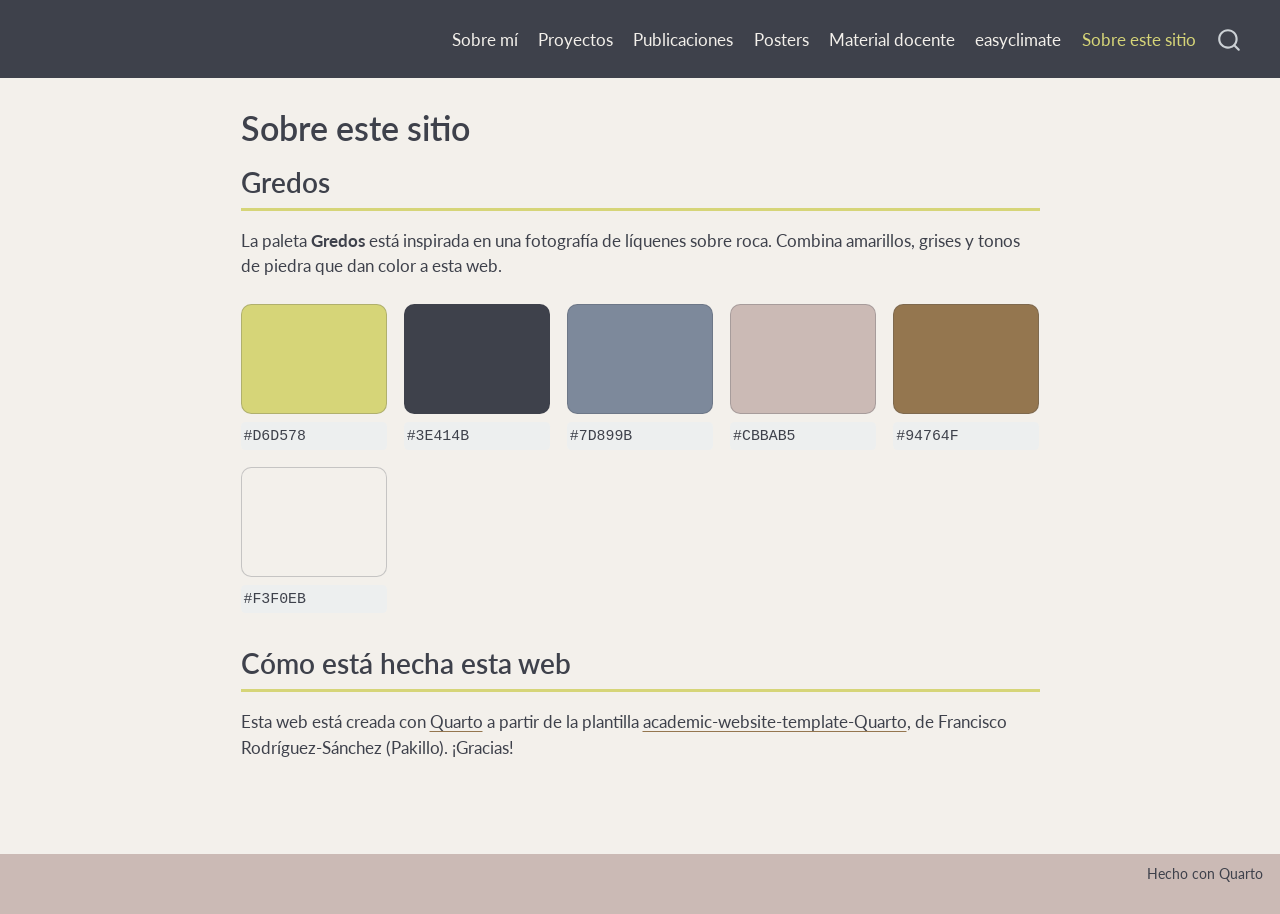
<file: web.html>
<!DOCTYPE html>
<html xmlns="http://www.w3.org/1999/xhtml" lang="es" xml:lang="es"><head>

<meta charset="utf-8">
<meta name="generator" content="quarto-1.11.9">

<meta name="viewport" content="width=device-width, initial-scale=1.0, user-scalable=yes">


<title>Sobre este sitio – Verónica Cruz-Alonso</title>
<style>
/* Default styles provided by pandoc.
** See https://pandoc.org/MANUAL.html#variables-for-html for config info.
*/
span.smallcaps{font-variant: small-caps;}
div.columns{display: flex; gap: 1.5em;}
div.column{flex: auto;}
@media screen {
div.columns{gap: min(4vw, 1.5em);}
div.column{overflow-x: auto;}
}
div.hanging-indent{margin-left: 1.5em; text-indent: -1.5em;}
ul.task-list{list-style: none;}
ul.task-list li input[type="checkbox"] {
  width: 0.8em;
  margin: 0 0.8em 0.2em -1em; /* quarto-specific, see https://github.com/quarto-dev/quarto-cli/issues/4556 */ 
  vertical-align: middle;
}
</style>


<script src="site_libs/quarto-nav/quarto-nav.js"></script>
<script src="site_libs/quarto-nav/headroom.min.js"></script>
<script src="site_libs/clipboard/clipboard.min.js"></script>
<script src="site_libs/quarto-search/autocomplete.umd.js"></script>
<script src="site_libs/quarto-search/fuse.min.js"></script>
<script src="site_libs/quarto-search/quarto-search.js"></script>
<meta name="quarto:offset" content="./">
<script src="site_libs/quarto-html/quarto.js" type="module"></script>
<script src="site_libs/quarto-html/tabsets/tabsets.js" type="module"></script>
<script src="site_libs/quarto-html/scrollable-regions/scrollable-regions.js" type="module"></script>
<script src="site_libs/quarto-html/popper.min.js"></script>
<script src="site_libs/quarto-html/tippy.umd.min.js"></script>
<script src="site_libs/quarto-html/anchor.min.js"></script>
<link href="site_libs/quarto-html/tippy.css" rel="stylesheet">
<link href="site_libs/quarto-html/quarto-syntax-highlighting-63b5708e65d6cd79cd7618c58d0c21e7.css" rel="stylesheet" id="quarto-text-highlighting-styles">
<script src="site_libs/bootstrap/bootstrap.min.js"></script>
<link href="site_libs/bootstrap/bootstrap-icons.css" rel="stylesheet">
<link href="site_libs/bootstrap/bootstrap-f34036cd3bbf2fbbf9473af14adf37da.min.css" rel="stylesheet" append-hash="true" id="quarto-bootstrap" data-mode="light">
<script id="quarto-search-options" type="application/json">{
  "location": "navbar",
  "copy-button": false,
  "collapse-after": 3,
  "panel-placement": "end",
  "type": "overlay",
  "limit": 50,
  "keyboard-shortcut": [
    "f",
    "/",
    "s"
  ],
  "show-item-context": false,
  "language": {
    "search-no-results-text": "No se han encontrado resultados",
    "search-matching-documents-text": "documentos encontrados",
    "search-copy-link-title": "Copiar el enlace en la búsqueda",
    "search-hide-matches-text": "Ocultar resultados adicionales",
    "search-more-match-text": "resultado adicional en este documento",
    "search-more-matches-text": "resultados adicionales en este documento",
    "search-clear-button-title": "Borrar",
    "search-text-placeholder": "",
    "search-detached-cancel-button-title": "Cancelar",
    "search-submit-button-title": "Enviar",
    "search-label": "Buscar"
  }
}</script>


<link rel="stylesheet" href="styles.css">
<meta property="og:title" content="Sobre este sitio – Verónica Cruz-Alonso">
<meta property="og:description" content="Web personal de Verónica Cruz-Alonso">
<meta property="og:site_name" content="Verónica Cruz-Alonso">
<meta name="twitter:title" content="Sobre este sitio – Verónica Cruz-Alonso">
<meta name="twitter:description" content="Web personal de Verónica Cruz-Alonso">
<meta name="twitter:card" content="summary">
</head>

<body class="nav-fixed fullcontent quarto-light"><a id="quarto-skip-link" class="visually-hidden-focusable" href="#quarto-document-content">Saltar al contenido principal</a>

<div id="quarto-search-results"></div>
  <header id="quarto-header" class="headroom fixed-top">
    <nav class="navbar navbar-expand-lg " data-bs-theme="dark" aria-label="Sitio web">
      <div class="navbar-container container-fluid">
          <button class="navbar-toggler" type="button" data-bs-toggle="collapse" data-bs-target="#navbarCollapse" aria-controls="navbarCollapse" aria-expanded="false" aria-label="Navegación de palanca" onclick="if (window.quartoToggleHeadroom) { window.quartoToggleHeadroom(); }">
  <span class="navbar-toggler-icon"></span>
</button>
          <div class="collapse navbar-collapse" id="navbarCollapse">
            <ul class="navbar-nav navbar-nav-scroll ms-auto">
  <li class="nav-item">
    <a class="nav-link" href="./index.html"> 
<span class="menu-text">Sobre mí</span></a>
  </li>  
  <li class="nav-item">
    <a class="nav-link" href="./Projects.html"> 
<span class="menu-text">Proyectos</span></a>
  </li>  
  <li class="nav-item">
    <a class="nav-link" href="./Publications.html"> 
<span class="menu-text">Publicaciones</span></a>
  </li>  
  <li class="nav-item">
    <a class="nav-link" href="./posters.html"> 
<span class="menu-text">Posters</span></a>
  </li>  
  <li class="nav-item">
    <a class="nav-link" href="./material_docente.html"> 
<span class="menu-text">Material docente</span></a>
  </li>  
  <li class="nav-item">
    <a class="nav-link" href="https://verughub.github.io/easyclimate/"> 
<span class="menu-text">easyclimate</span></a>
  </li>  
  <li class="nav-item">
    <a class="nav-link active" href="./web.html" aria-current="page"> 
<span class="menu-text">Sobre este sitio</span></a>
  </li>  
</ul>
          </div> <!-- /navcollapse -->
            <div class="quarto-navbar-tools">
</div>
            <div id="quarto-search" class="" title="Buscar"></div>
      </div> <!-- /container-fluid -->
    </nav>
</header>
<!-- content -->
<div id="quarto-content" class="quarto-container page-columns page-rows-contents page-layout-article page-navbar">
<!-- sidebar -->
<!-- margin-sidebar -->
    
<!-- main -->
<main class="content" id="quarto-document-content" tabindex="-1">

<header id="title-block-header" class="quarto-title-block default">
<div class="quarto-title">
<h1 class="title">Sobre este sitio</h1>
</div>



<div class="quarto-title-meta">

    
  
    
  </div>
  


</header>


<section id="gredos" class="level2">
<h2 class="anchored" data-anchor-id="gredos">Gredos</h2>
<p>La paleta <strong>Gredos</strong> está inspirada en una fotografía de líquenes sobre roca. Combina amarillos, grises y tonos de piedra que dan color a esta web.</p>
<ul class="gredos-palette" aria-label="Colores de la paleta Gredos">
  <li class="gredos-color"><span class="gredos-swatch" style="background-color: var(--liquen);" aria-hidden="true"></span><code>#D6D578</code></li>
  <li class="gredos-color"><span class="gredos-swatch" style="background-color: var(--pizarra);" aria-hidden="true"></span><code>#3E414B</code></li>
  <li class="gredos-color"><span class="gredos-swatch" style="background-color: var(--gris-azulado);" aria-hidden="true"></span><code>#7D899B</code></li>
  <li class="gredos-color"><span class="gredos-swatch" style="background-color: var(--granito);" aria-hidden="true"></span><code>#CBBAB5</code></li>
  <li class="gredos-color"><span class="gredos-swatch" style="background-color: var(--ocre);" aria-hidden="true"></span><code>#94764F</code></li>
  <li class="gredos-color"><span class="gredos-swatch" style="background-color: var(--piedra);" aria-hidden="true"></span><code>#F3F0EB</code></li>
</ul>
</section>
<section id="cómo-está-hecha-esta-web" class="level2">
<h2 class="anchored" data-anchor-id="cómo-está-hecha-esta-web">Cómo está hecha esta web</h2>
<p>Esta web está creada con <a href="https://quarto.org/">Quarto</a> a partir de la plantilla <a href="https://github.com/Pakillo/academic-website-template-Quarto">academic-website-template-Quarto</a>, de Francisco Rodríguez-Sánchez (Pakillo). ¡Gracias!</p>


</section>

</main> <!-- /main -->
<script id="quarto-html-after-body" type="application/javascript">
  window.document.addEventListener("DOMContentLoaded", function (event) {
    const icon = "";
    const anchorJS = new window.AnchorJS();
    anchorJS.options = {
      placement: 'right',
      icon: icon
    };
    anchorJS.add('.anchored');
    const isCodeAnnotation = (el) => {
      for (const clz of el.classList) {
        if (clz.startsWith('code-annotation-')) {                     
          return true;
        }
      }
      return false;
    }
    const onCopySuccess = function(e) {
      // button target
      const button = e.trigger;
      // don't keep focus
      button.blur();
      // flash "checked"
      button.classList.add('code-copy-button-checked');
      var currentTitle = button.getAttribute("title");
      button.setAttribute("title", "Copiado");
      let tooltip;
      if (window.bootstrap) {
        button.setAttribute("data-bs-toggle", "tooltip");
        button.setAttribute("data-bs-placement", "left");
        button.setAttribute("data-bs-title", "Copiado");
        tooltip = new bootstrap.Tooltip(button, 
          { trigger: "manual", 
            customClass: "code-copy-button-tooltip",
            offset: [0, -8]});
        tooltip.show();    
      }
      setTimeout(function() {
        if (tooltip) {
          tooltip.hide();
          button.removeAttribute("data-bs-title");
          button.removeAttribute("data-bs-toggle");
          button.removeAttribute("data-bs-placement");
        }
        button.setAttribute("title", currentTitle);
        button.classList.remove('code-copy-button-checked');
      }, 1000);
      // clear code selection
      e.clearSelection();
    }
    const getTextToCopy = function(trigger) {
      const outerScaffold = trigger.parentElement.cloneNode(true);
      const codeEl = outerScaffold.querySelector('code');
      for (const childEl of codeEl.children) {
        if (isCodeAnnotation(childEl)) {
          childEl.remove();
        }
      }
      return codeEl.innerText;
    }
    const clipboard = new window.ClipboardJS('.code-copy-button:not([data-in-quarto-modal])', {
      text: getTextToCopy
    });
    clipboard.on('success', onCopySuccess);
    if (window.document.getElementById('quarto-embedded-source-code-modal')) {
      const clipboardModal = new window.ClipboardJS('.code-copy-button[data-in-quarto-modal]', {
        text: getTextToCopy,
        container: window.document.getElementById('quarto-embedded-source-code-modal')
      });
      clipboardModal.on('success', onCopySuccess);
    }
      var localhostRegex = new RegExp(/^(?:http|https):\/\/localhost\:?[0-9]*\//);
      var mailtoRegex = new RegExp(/^mailto:/);
        var filterRegex = new RegExp("https:\/\/VeruGHub\.github\.io\/veroweb\/");
      var isInternal = (href) => {
          return filterRegex.test(href) || localhostRegex.test(href) || mailtoRegex.test(href);
      }
      // Inspect non-navigation links and adorn them if external
      window.quartoDecorateExternalLinks = function (root) {
     var links = (root || window.document).querySelectorAll('a[href]:not(.nav-link):not(.navbar-brand):not(.toc-action):not(.sidebar-link):not(.sidebar-item-toggle):not(.pagination-link):not(.no-external):not([aria-hidden]):not(.dropdown-item):not(.quarto-navigation-tool):not(.about-link)');
      for (var i=0; i<links.length; i++) {
        const link = links[i];
        if (!isInternal(link.href)) {
          // undo the damage that might have been done by quarto-nav.js in the case of
          // links that we want to consider external
          if (link.dataset.originalHref !== undefined) {
            link.href = link.dataset.originalHref;
          }
          if (!link.classList.contains('no-external-icon')) {
          }
        }
      }
      };
      window.quartoDecorateExternalLinks(window.document);
    // Esc closes the popup (WCAG 1.4.13) and focus leaving both trigger and
    // popup closes it (WCAG 2.4.11); tippy handles neither for interactive popups.
    const hideOnEscAndFocusOut = {
      name: 'hideOnEscAndFocusOut',
      defaultValue: true,
      fn(instance) {
        const dismiss = () => {
          // A show scheduled by the trigger delay would otherwise reopen it
          instance.clearDelayTimeouts();
          instance.hide();
        };
        const onKeyDown = (event) => {
          if (event.key !== 'Escape') {
            return;
          }
          // Keep Esc from also reaching page handlers (e.g. reveal.js overview),
          // except an open reveal.js slide menu, which Esc should close too.
          // The menu handles keys only when its keyboard option is on.
          const menuHandlesEsc = window.Reveal?.getPlugin?.('menu')?.isOpen() &&
            window.Reveal.getConfig().menu?.keyboard !== false;
          if (!menuHandlesEsc) {
            event.stopPropagation();
          }
          if (instance.popper.contains(window.document.activeElement)) {
            // Disabled while refocusing so the focus trigger does not reopen it
            instance.disable();
            instance.reference.focus();
            instance.enable();
          }
          dismiss();
        };
        const onFocusOut = (event) => {
          const target = event.relatedTarget;
          if (target && !instance.reference.contains(target) &&
              !instance.popper.contains(target)) {
            dismiss();
          }
        };
        // On the trigger too: a click trigger (code-annotations: select) has no
        // blur handling. Attached for the instance's lifetime so leaving the
        // trigger also cancels a show still pending on the trigger delay.
        instance.reference.addEventListener('focusout', onFocusOut);
        return {
          onShow() {
            window.document.addEventListener('keydown', onKeyDown, true);
            instance.popper.addEventListener('focusout', onFocusOut);
          },
          onHide() {
            window.document.removeEventListener('keydown', onKeyDown, true);
            instance.popper.removeEventListener('focusout', onFocusOut);
          },
          onDestroy() {
            instance.reference.removeEventListener('focusout', onFocusOut);
          },
        };
      },
    };
    function tippyHover(el, contentFn, onTriggerFn, onUntriggerFn) {
      const config = {
        allowHTML: true,
        maxWidth: 500,
        delay: 100,
        arrow: false,
        appendTo: function(el) {
            return el.parentElement;
        },
        interactive: true,
        interactiveBorder: 10,
        theme: 'quarto',
        placement: 'bottom-start',
        plugins: [hideOnEscAndFocusOut],
      };
      if (contentFn) {
        config.content = contentFn;
      }
      if (onTriggerFn) {
        config.onTrigger = onTriggerFn;
      }
      if (onUntriggerFn) {
        config.onUntrigger = onUntriggerFn;
      }
      window.tippy(el, config); 
    }
    const noterefs = window.document.querySelectorAll('a[role="doc-noteref"]');
    for (var i=0; i<noterefs.length; i++) {
      const ref = noterefs[i];
      tippyHover(ref, function() {
        // use id or data attribute instead here
        let href = ref.getAttribute('data-footnote-href') || ref.getAttribute('href');
        try { href = new URL(href).hash; } catch {}
        const id = href.replace(/^#\/?/, "");
        const note = window.document.getElementById(id);
        if (note) {
          return note.innerHTML;
        } else {
          return "";
        }
      });
    }
    const xrefs = window.document.querySelectorAll('a.quarto-xref');
    const processXRef = (id, note) => {
      // Strip column container classes
      const stripColumnClz = (el) => {
        el.classList.remove("page-full", "page-columns");
        if (el.children) {
          for (const child of el.children) {
            stripColumnClz(child);
          }
        }
      }
      stripColumnClz(note)
      if (id === null || id.startsWith('sec-')) {
        // Special case sections, only their first couple elements
        const container = document.createElement("div");
        if (note.children && note.children.length > 2) {
          container.appendChild(note.children[0].cloneNode(true));
          for (let i = 1; i < note.children.length; i++) {
            const child = note.children[i];
            if (child.tagName === "P" && child.innerText === "") {
              continue;
            } else {
              container.appendChild(child.cloneNode(true));
              break;
            }
          }
          if (window.Quarto?.typesetMath) {
            window.Quarto.typesetMath(container);
          }
          return container.innerHTML
        } else {
          if (window.Quarto?.typesetMath) {
            window.Quarto.typesetMath(note);
          }
          return note.innerHTML;
        }
      } else {
        // Remove any anchor links if they are present
        const anchorLink = note.querySelector('a.anchorjs-link');
        if (anchorLink) {
          anchorLink.remove();
        }
        if (window.Quarto?.typesetMath) {
          window.Quarto.typesetMath(note);
        }
        if (note.classList.contains("callout")) {
          return note.outerHTML;
        } else {
          return note.innerHTML;
        }
      }
    }
    for (var i=0; i<xrefs.length; i++) {
      const xref = xrefs[i];
      tippyHover(xref, undefined, function(instance) {
        instance.disable();
        let url = xref.getAttribute('href');
        let hash = undefined; 
        if (url.startsWith('#')) {
          hash = url;
        } else {
          try { hash = new URL(url).hash; } catch {}
        }
        if (hash) {
          const id = hash.replace(/^#\/?/, "");
          const note = window.document.getElementById(id);
          if (note !== null) {
            try {
              const html = processXRef(id, note.cloneNode(true));
              instance.setContent(html);
            } finally {
              instance.enable();
              instance.show();
            }
          } else {
            // See if we can fetch this
            fetch(url.split('#')[0])
            .then(res => res.text())
            .then(html => {
              const parser = new DOMParser();
              const htmlDoc = parser.parseFromString(html, "text/html");
              const note = htmlDoc.getElementById(id);
              if (note !== null) {
                const html = processXRef(id, note);
                instance.setContent(html);
              } 
            }).finally(() => {
              instance.enable();
              instance.show();
            });
          }
        } else {
          // See if we can fetch a full url (with no hash to target)
          // This is a special case and we should probably do some content thinning / targeting
          fetch(url)
          .then(res => res.text())
          .then(html => {
            const parser = new DOMParser();
            const htmlDoc = parser.parseFromString(html, "text/html");
            const note = htmlDoc.querySelector('main.content');
            if (note !== null) {
              // This should only happen for chapter cross references
              // (since there is no id in the URL)
              // remove the first header
              if (note.children.length > 0 && note.children[0].tagName === "HEADER") {
                note.children[0].remove();
              }
              const html = processXRef(null, note);
              instance.setContent(html);
            } 
          }).finally(() => {
            instance.enable();
            instance.show();
          });
        }
      }, function(instance) {
      });
    }
        let selectedAnnoteEl;
        const selectorForAnnotation = ( cell, annotation) => {
          let cellAttr = 'data-code-cell="' + cell + '"';
          let lineAttr = 'data-code-annotation="' +  annotation + '"';
          const selector = 'span[' + cellAttr + '][' + lineAttr + ']';
          return selector;
        }
        const selectCodeLines = (annoteEl) => {
          const doc = window.document;
          const targetCell = annoteEl.getAttribute("data-target-cell");
          const targetAnnotation = annoteEl.getAttribute("data-target-annotation");
          const annoteSpan = window.document.querySelector(selectorForAnnotation(targetCell, targetAnnotation));
          const lines = annoteSpan.getAttribute("data-code-lines").split(",");
          const lineIds = lines.map((line) => {
            return targetCell + "-" + line;
          })
          // Each band is positioned against its own containing block, which is
          // not the offsetParent of the lines, so place it from client rects.
          const placeBand = (band, firstEl, lastEl, codeBlock) => {
            const container = band.offsetParent;
            if (container === null) {
              return;
            }
            const containerRect = container.getBoundingClientRect();
            // Reveal.js scales slides with a transform, so convert client
            // pixels back to the CSS pixels of the container.
            const scale = containerRect.height / container.offsetHeight || 1;
            const firstRect = firstEl.getBoundingClientRect();
            const lastRect = lastEl.getBoundingClientRect();
            const top = (firstRect.top - containerRect.top) / scale - container.clientTop + container.scrollTop;
            const height = (lastRect.bottom - firstRect.top) / scale;
            band.style.top = top - 2 + "px";
            band.style.height = height + 4 + "px";
            if (codeBlock) {
              // Without the copy button wrapper, the containing block is wider
              // than the code block, so span the code block explicitly.
              const blockRect = codeBlock.getBoundingClientRect();
              band.style.left = (blockRect.left - containerRect.left) / scale - container.clientLeft + container.scrollLeft + "px";
              band.style.width = blockRect.width / scale + "px";
            }
          };
          if (lineIds.length > 0) {
            const el = window.document.getElementById(lineIds[0]);
            const lastEl = window.document.getElementById(lineIds[lineIds.length - 1]);
            const parent = el.parentElement.parentElement;
            // cook up a div (if necessary) and position it
            let div = window.document.getElementById("code-annotation-line-highlight");
            if (div === null) {
              div = window.document.createElement("div");
              div.setAttribute("id", "code-annotation-line-highlight");
              div.style.position = 'absolute';
              parent.appendChild(div);
            }
            placeBand(div, el, lastEl, parent.closest("div.sourceCode") || parent);
            let gutterDiv = window.document.getElementById("code-annotation-line-highlight-gutter");
            if (gutterDiv === null) {
              gutterDiv = window.document.createElement("div");
              gutterDiv.setAttribute("id", "code-annotation-line-highlight-gutter");
              gutterDiv.style.position = 'absolute';
              const codeCell = window.document.getElementById(targetCell);
              const gutter = codeCell.querySelector('.code-annotation-gutter');
              gutter.appendChild(gutterDiv);
            }
            placeBand(gutterDiv, el, lastEl);
            selectedAnnoteEl = annoteEl;
          }
        };
        const unselectCodeLines = () => {
          const elementsIds = ["code-annotation-line-highlight", "code-annotation-line-highlight-gutter"];
          elementsIds.forEach((elId) => {
            const div = window.document.getElementById(elId);
            if (div) {
              div.remove();
            }
          });
          selectedAnnoteEl = undefined;
        };
          // Handle positioning of the toggle
      window.addEventListener(
        "resize",
        throttle(() => {
          elRect = undefined;
          if (selectedAnnoteEl) {
            selectCodeLines(selectedAnnoteEl);
          }
        }, 10)
      );
      function throttle(fn, ms) {
      let throttle = false;
      let timer;
        return (...args) => {
          if(!throttle) { // first call gets through
              fn.apply(this, args);
              throttle = true;
          } else { // all the others get throttled
              if(timer) clearTimeout(timer); // cancel #2
              timer = setTimeout(() => {
                fn.apply(this, args);
                timer = throttle = false;
              }, ms);
          }
        };
      }
        // Attach click handler to the DT
        const annoteDls = window.document.querySelectorAll('dt[data-target-cell]');
        for (const annoteDlNode of annoteDls) {
          annoteDlNode.addEventListener('click', (event) => {
            const clickedEl = event.target;
            if (clickedEl !== selectedAnnoteEl) {
              unselectCodeLines();
              const activeEl = window.document.querySelector('dt[data-target-cell].code-annotation-active');
              if (activeEl) {
                activeEl.classList.remove('code-annotation-active');
              }
              selectCodeLines(clickedEl);
              clickedEl.classList.add('code-annotation-active');
            } else {
              // Unselect the line
              unselectCodeLines();
              clickedEl.classList.remove('code-annotation-active');
            }
          });
        }
    const findCites = (el) => {
      const parentEl = el.parentElement;
      if (parentEl) {
        const cites = parentEl.dataset.cites;
        if (cites) {
          return {
            el,
            cites: cites.split(' ')
          };
        } else {
          return findCites(el.parentElement)
        }
      } else {
        return undefined;
      }
    };
    var bibliorefs = window.document.querySelectorAll('a[role="doc-biblioref"]');
    for (var i=0; i<bibliorefs.length; i++) {
      const ref = bibliorefs[i];
      const citeInfo = findCites(ref);
      if (citeInfo) {
        tippyHover(citeInfo.el, function() {
          var popup = window.document.createElement('div');
          citeInfo.cites.forEach(function(cite) {
            var citeDiv = window.document.createElement('div');
            citeDiv.classList.add('hanging-indent');
            citeDiv.classList.add('csl-entry');
            var biblioDiv = window.document.getElementById('ref-' + cite);
            if (biblioDiv) {
              citeDiv.innerHTML = biblioDiv.innerHTML;
            }
            popup.appendChild(citeDiv);
          });
          return popup.innerHTML;
        });
      }
    }
  });
  </script>
  <script type="application/javascript">
  window.quartoScrollableRegionsLabels = {"code":"Código desplazable","output":"Salida desplazable"};
  </script>
</div> <!-- /content -->
<footer class="footer">
  <div class="nav-footer">
    <div class="nav-footer-left">
      &nbsp;
    </div>   
    <div class="nav-footer-center">
      &nbsp;
    </div>
    <div class="nav-footer-right">
<p>Hecho con Quarto</p>
</div>
  </div>
</footer>




</body></html>
</file>
<file: site_libs/quarto-html/tippy.css>
.tippy-box[data-animation=fade][data-state=hidden]{opacity:0}[data-tippy-root]{max-width:calc(100vw - 10px)}.tippy-box{position:relative;background-color:#333;color:#fff;border-radius:4px;font-size:14px;line-height:1.4;white-space:normal;outline:0;transition-property:transform,visibility,opacity}.tippy-box[data-placement^=top]>.tippy-arrow{bottom:0}.tippy-box[data-placement^=top]>.tippy-arrow:before{bottom:-7px;left:0;border-width:8px 8px 0;border-top-color:initial;transform-origin:center top}.tippy-box[data-placement^=bottom]>.tippy-arrow{top:0}.tippy-box[data-placement^=bottom]>.tippy-arrow:before{top:-7px;left:0;border-width:0 8px 8px;border-bottom-color:initial;transform-origin:center bottom}.tippy-box[data-placement^=left]>.tippy-arrow{right:0}.tippy-box[data-placement^=left]>.tippy-arrow:before{border-width:8px 0 8px 8px;border-left-color:initial;right:-7px;transform-origin:center left}.tippy-box[data-placement^=right]>.tippy-arrow{left:0}.tippy-box[data-placement^=right]>.tippy-arrow:before{left:-7px;border-width:8px 8px 8px 0;border-right-color:initial;transform-origin:center right}.tippy-box[data-inertia][data-state=visible]{transition-timing-function:cubic-bezier(.54,1.5,.38,1.11)}.tippy-arrow{width:16px;height:16px;color:#333}.tippy-arrow:before{content:"";position:absolute;border-color:transparent;border-style:solid}.tippy-content{position:relative;padding:5px 9px;z-index:1}
</file>
<file: site_libs/quarto-html/quarto-syntax-highlighting-63b5708e65d6cd79cd7618c58d0c21e7.css>
/* quarto syntax highlight colors */
:root {
  --quarto-hl-ot-color: #003B4F;
  --quarto-hl-at-color: #657422;
  --quarto-hl-ss-color: #20794D;
  --quarto-hl-an-color: #5E5E5E;
  --quarto-hl-fu-color: #4758AB;
  --quarto-hl-st-color: #20794D;
  --quarto-hl-cf-color: #003B4F;
  --quarto-hl-op-color: #5E5E5E;
  --quarto-hl-er-color: #AD0000;
  --quarto-hl-bn-color: #AD0000;
  --quarto-hl-al-color: #AD0000;
  --quarto-hl-va-color: #111111;
  --quarto-hl-bu-color: inherit;
  --quarto-hl-ex-color: inherit;
  --quarto-hl-pp-color: #AD0000;
  --quarto-hl-in-color: #5E5E5E;
  --quarto-hl-vs-color: #20794D;
  --quarto-hl-wa-color: #5E5E5E;
  --quarto-hl-do-color: #5E5E5E;
  --quarto-hl-im-color: #00769E;
  --quarto-hl-ch-color: #20794D;
  --quarto-hl-dt-color: #AD0000;
  --quarto-hl-fl-color: #AD0000;
  --quarto-hl-co-color: #5E5E5E;
  --quarto-hl-cv-color: #5E5E5E;
  --quarto-hl-cn-color: #8f5902;
  --quarto-hl-sc-color: #5E5E5E;
  --quarto-hl-dv-color: #AD0000;
  --quarto-hl-kw-color: #003B4F;
}

/* other quarto variables */
:root {
  --quarto-font-monospace: SFMono-Regular, Menlo, Monaco, Consolas, "Liberation Mono", "Courier New", monospace;
}

/* syntax highlight based on Pandoc's rules */
pre > code.sourceCode > span {
  color: #003B4F;
}

code.sourceCode > span {
  color: #003B4F;
}

div.sourceCode,
div.sourceCode pre.sourceCode {
  color: #003B4F;
}

/* Normal */
code span {
  color: #003B4F;
}

/* Alert */
code span.al {
  color: #AD0000;
  font-style: inherit;
}

/* Annotation */
code span.an {
  color: #5E5E5E;
  font-style: inherit;
}

/* Attribute */
code span.at {
  color: #657422;
  font-style: inherit;
}

/* BaseN */
code span.bn {
  color: #AD0000;
  font-style: inherit;
}

/* BuiltIn */
code span.bu {
  font-style: inherit;
}

/* ControlFlow */
code span.cf {
  color: #003B4F;
  font-weight: bold;
  font-style: inherit;
}

/* Char */
code span.ch {
  color: #20794D;
  font-style: inherit;
}

/* Constant */
code span.cn {
  color: #8f5902;
  font-style: inherit;
}

/* Comment */
code span.co {
  color: #5E5E5E;
  font-style: inherit;
}

/* CommentVar */
code span.cv {
  color: #5E5E5E;
  font-style: italic;
}

/* Documentation */
code span.do {
  color: #5E5E5E;
  font-style: italic;
}

/* DataType */
code span.dt {
  color: #AD0000;
  font-style: inherit;
}

/* DecVal */
code span.dv {
  color: #AD0000;
  font-style: inherit;
}

/* Error */
code span.er {
  color: #AD0000;
  font-style: inherit;
}

/* Extension */
code span.ex {
  font-style: inherit;
}

/* Float */
code span.fl {
  color: #AD0000;
  font-style: inherit;
}

/* Function */
code span.fu {
  color: #4758AB;
  font-style: inherit;
}

/* Import */
code span.im {
  color: #00769E;
  font-style: inherit;
}

/* Information */
code span.in {
  color: #5E5E5E;
  font-style: inherit;
}

/* Keyword */
code span.kw {
  color: #003B4F;
  font-weight: bold;
  font-style: inherit;
}

/* Operator */
code span.op {
  color: #5E5E5E;
  font-style: inherit;
}

/* Other */
code span.ot {
  color: #003B4F;
  font-style: inherit;
}

/* Preprocessor */
code span.pp {
  color: #AD0000;
  font-style: inherit;
}

/* SpecialChar */
code span.sc {
  color: #5E5E5E;
  font-style: inherit;
}

/* SpecialString */
code span.ss {
  color: #20794D;
  font-style: inherit;
}

/* String */
code span.st {
  color: #20794D;
  font-style: inherit;
}

/* Variable */
code span.va {
  color: #111111;
  font-style: inherit;
}

/* VerbatimString */
code span.vs {
  color: #20794D;
  font-style: inherit;
}

/* Warning */
code span.wa {
  color: #5E5E5E;
  font-style: italic;
}

.prevent-inlining {
  content: "</";
}

/*# sourceMappingURL=054cc16b9e9817627be6994582d2ffb5.css.map */
</file>
<file: styles.css>
:root {
  --piedra: #F3F0EB;
  --pizarra: #3E414B;
  --liquen: #D6D578;
  --granito: #CBBAB5;
  --gris-azulado: #7D899B;
  --ocre: #94764F;
  --bs-body-bg: var(--piedra);
  --bs-body-color: var(--pizarra);
  --bs-link-color: var(--pizarra);
  --bs-link-hover-color: #665035;
}
body { background: var(--piedra); color: var(--pizarra); }
.navbar { background: var(--pizarra) !important; }
.navbar .navbar-brand, .navbar .nav-link { color: var(--piedra) !important; }
.navbar .nav-link:hover, .navbar .nav-link.active { color: var(--liquen) !important; }
.navbar .navbar-toggler { color: var(--piedra); border-color: var(--gris-azulado); }
.navbar .navbar-toggler-icon { filter: brightness(0) invert(1); }
h1, h2, h3 { color: var(--pizarra); }
main h2 { border-bottom: 3px solid var(--liquen); padding-bottom: .5rem; margin-top: 2rem; }
main a { color: var(--pizarra); text-decoration-color: var(--ocre); text-underline-offset: .2em; }
main a:hover { color: #665035; text-decoration-thickness: 2px; }
a:focus-visible, button:focus-visible { outline: 3px solid var(--ocre); outline-offset: 4px; }
.navbar a:focus-visible, .navbar button:focus-visible { outline-color: var(--liquen); }
#TOC a { color: var(--pizarra); }
#TOC .nav-link.active { color: var(--pizarra) !important; border-left-color: var(--ocre) !important; font-weight: 600; }
div.quarto-about-trestles .about-entity .about-link { color: var(--pizarra); border-color: var(--pizarra); }
div.quarto-about-trestles .about-entity .about-link:hover { background: var(--liquen); }
.nav-footer { background: var(--granito); color: var(--pizarra); }
.nav-footer a { color: var(--pizarra); }
::selection { background: var(--liquen); color: var(--pizarra); }

.poster-card {
  display: inline-flex;
  vertical-align: top;
  flex-direction: column;
  width: 30%;
  min-width: 220px;
  margin: 0 2% 2rem 0;
  padding: 0.8rem;
  background: #ffffff;
  border: 1px solid #CBBAB5;
  border-radius: 8px;
  box-shadow: 0 3px 10px rgba(62, 65, 75, 0.12);
}

.poster-card iframe {
  width: 100%;
  height: 280px;
  border: 1px solid #D6D578;
  border-radius: 4px;
  background: #F3F0EB;
  pointer-events: none;
}

.poster-card h3 {
  min-height: 3rem;
  margin: 0.8rem 0 0.5rem;
  font-size: 1rem;
  line-height: 1.3;
}

.poster-download {
  color: #3E414B;
  font-weight: 600;
}

.poster-download:hover {
  color: #94764F;
}

@media (max-width: 768px) {
  .poster-card {
    display: flex;
    width: 100%;
    margin-right: 0;
  }
}

/* Retrato circular sin deformar la fotografía. */
div.quarto-about-trestles .about-entity img.about-image {
  aspect-ratio: 1 / 1;
  object-fit: cover;
  border-radius: 50%;
}

/* Paleta Gredos: muestras con etiquetas legibles fuera del color. */
.gredos-palette {
  display: grid;
  grid-template-columns: repeat(auto-fit, minmax(140px, 1fr));
  gap: 1rem;
  list-style: none;
  padding: 0;
  margin: 1.5rem 0 2rem;
}
.gredos-color {
  display: flex;
  flex-direction: column;
  gap: .45rem;
}
.gredos-swatch {
  display: block;
  height: 110px;
  border: 1px solid rgba(62, 65, 75, .25);
  border-radius: .6rem;
}
.gredos-color-name { font-weight: 600; }
.gredos-color code { color: var(--pizarra); background: transparent; padding: 0; }

/* Proyectos: imagen independiente y texto; una columna en móvil. */
.project-entry {
  display: grid;
  grid-template-columns: minmax(0, 1fr) minmax(0, 2fr);
  gap: 1.5rem;
  align-items: start;
  margin: 1.5rem 0 2.5rem;
}
.project-entry > div { min-width: 0; }
.project-visual p, .project-visual figure { margin: 0; }
.project-entry .project-image {
  display: block;
  width: 100%;
  aspect-ratio: 4 / 3;
  object-fit: cover;
  border-radius: .6rem;
  border: 1px solid var(--granito);
}
@media (max-width: 640px) {
  .project-entry { grid-template-columns: 1fr; gap: 1rem; }
}
</file>
